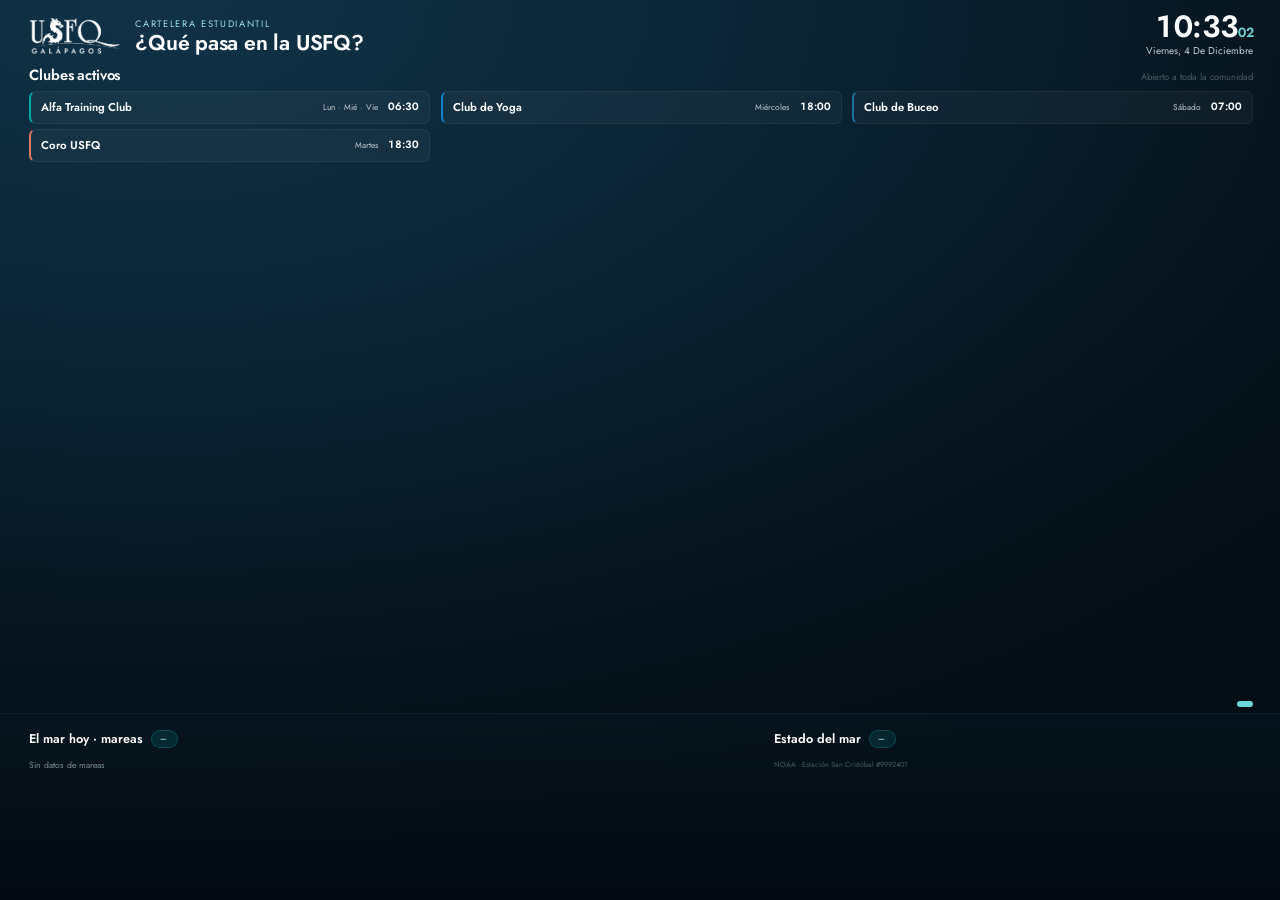
<file: index.html>
<!DOCTYPE html>
<html lang="es">
<head>
<meta charset="utf-8">
<meta http-equiv="refresh" content="0; url=kiosk/">
<title>Kiosko USFQ Galápagos</title>
<script>location.replace('kiosk/' + location.search + location.hash);</script>
</head>
<body style="background:#02080e;color:#9ce4e3;font-family:system-ui,sans-serif">
Redirigiendo al <a href="kiosk/" style="color:#6bd6d5">Kiosko USFQ Galápagos</a>…
</body>
</html>
</file>
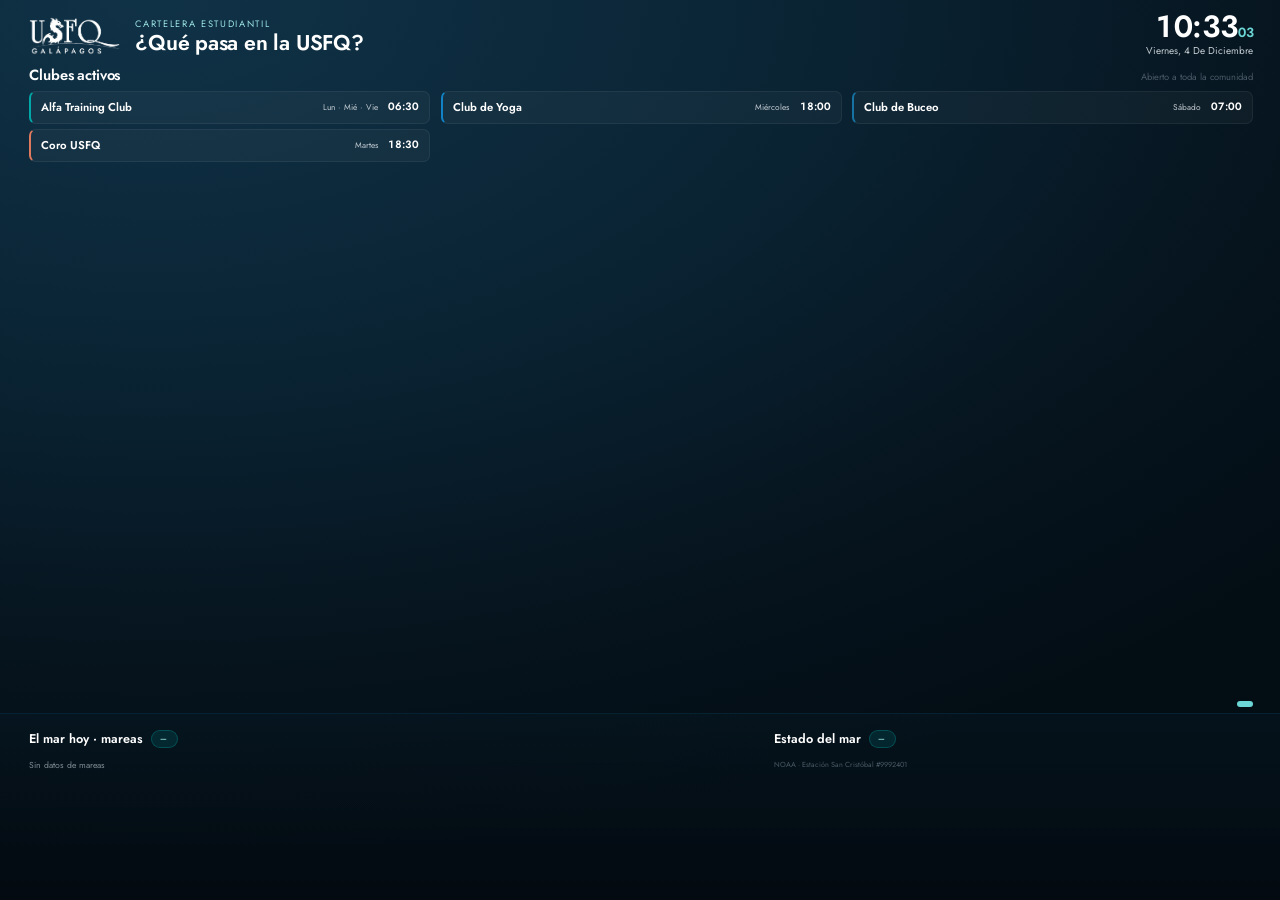
<file: html/index.html>
<!DOCTYPE html>
<html lang="es">
<head>
<meta charset="utf-8">
<meta http-equiv="refresh" content="0; url=../kiosk/">
<title>Kiosko USFQ Galápagos</title>
<script>location.replace('../kiosk/' + location.search + location.hash);</script>
</head>
<body style="background:#02080e;color:#9ce4e3;font-family:system-ui,sans-serif">
Este kiosko se movió al nuevo diseño. Redirigiendo al
<a href="../kiosk/" style="color:#6bd6d5">Kiosko USFQ Galápagos</a>…
</body>
</html>
</file>
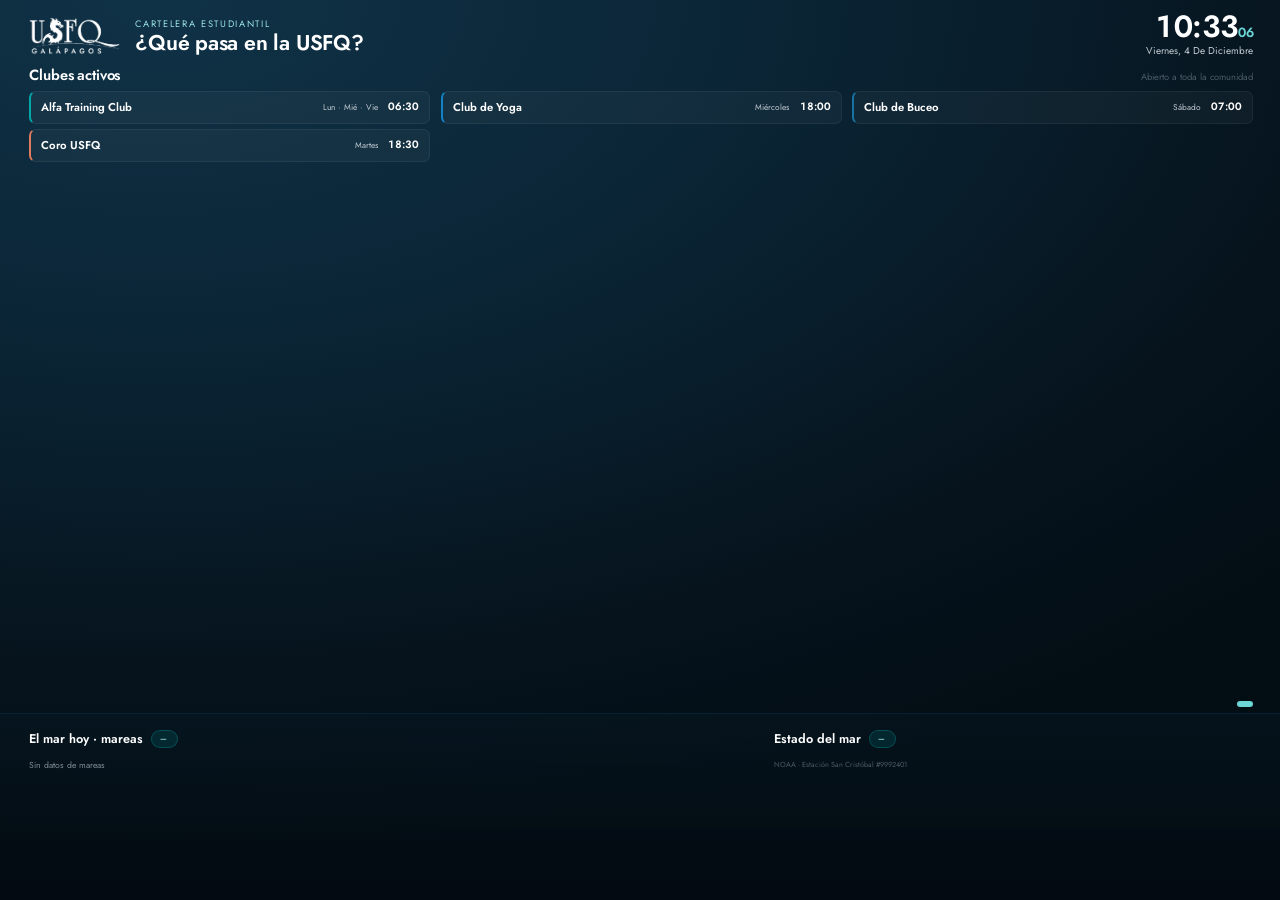
<file: kiosk/index.html>
<!DOCTYPE html>
<html lang="es">
<head>
<meta charset="UTF-8" />
<meta name="viewport" content="width=device-width, initial-scale=1.0" />
<title>Kiosko USFQ Galápagos</title>
<link rel="stylesheet" href="tokens.css" />
<style>
  *, *::before, *::after { box-sizing: border-box; margin: 0; padding: 0; }
  html, body { width: 100%; height: 100%; background: #02080e; overflow: hidden; }
  /* OJO: nada de `inset` en el camino crítico — requiere Chrome 87+ y en las TVs LG
     viejas se descarta, colapsando #stage a 0×0 (pantalla "azul"). Offsets explícitos. */
  #stage { position: fixed; top: 0; left: 0; width: 100%; height: 100%; overflow: hidden; background: #02080e; }
  #kiosk { position: absolute; top: 0; left: 0; width: 1920px; height: 1080px;
    -webkit-transform-origin: 0 0; transform-origin: 0 0;
    color: var(--color-paper); font-family: var(--font-sans);
    display: grid; grid-template-columns: 1fr; grid-template-rows: 1fr 280px;
    background: radial-gradient(120% 95% at 12% 0%, #103247 0%, #0a2434 42%, #06141e 76%, #030d14 100%);
    overflow: hidden; }

  /* ===== Cabecera (logo + título + reloj) ===== */
  .logo { height: 56px; }
  .brand { display: flex; align-items: center; gap: 22px; }
  .clk-wrap { text-align: right; }
  .clk { font-size: 46px; font-weight: 600; line-height: 0.9; letter-spacing: -0.02em; font-variant-numeric: tabular-nums; }
  .clk .sec { font-size: 20px; color: var(--color-turq-400); }
  .dt { font-size: 15px; color: var(--color-mist); text-transform: capitalize; margin-top: 3px; }
  /* Filas de club (panel rotatorio) */
  .crow { display: flex; align-items: center; gap: 12px; padding: 10px 15px; border-radius: var(--radius-md);
    background: rgba(255,255,255,0.035); border: 1px solid rgba(255,255,255,0.06); border-left: 4px solid; overflow: hidden; }
  .crow .nm { flex: 1; min-width: 0; font-size: 17px; font-weight: 600; white-space: nowrap; overflow: hidden; text-overflow: ellipsis; }
  .crow .dy { font-size: 12.5px; color: var(--color-mist); white-space: nowrap; }
  .crow .tm { font-size: 16px; font-weight: 600; font-variant-numeric: tabular-nums; min-width: 50px; text-align: right; }

  /* ===== Banda inferior: el mar hoy (mareas + estado del mar) ===== */
  #seaband { grid-column: 1 / -1; display: grid; grid-template-columns: 1.5fr 1fr; gap: 40px; padding: 22px 44px 16px;
    border-top: 1px solid var(--border-default); background: linear-gradient(180deg, rgba(7,24,35,0.5), rgba(2,9,15,0.75)); min-width: 0; }
  #seaband .h { display: flex; align-items: center; gap: 12px; font-size: 19px; font-weight: 600; color: var(--color-paper); margin-bottom: 8px; }
  #seaband .pill { font-size: 11px; font-weight: 600; letter-spacing: var(--tracking-eyebrow); text-transform: uppercase; color: var(--color-turq-300); background: rgba(0,169,168,0.14); padding: 4px 12px; border-radius: 999px; border: 1px solid rgba(0,169,168,0.3); }
  #seaband .pill.warn { color: #f0c674; background: rgba(232,167,60,0.12); border-color: rgba(232,167,60,0.34); }
  #seaband .pill.bad { color: #ef8c80; background: rgba(224,88,74,0.12); border-color: rgba(224,88,74,0.36); }
  /* UV extremo (11+, escala OMS = violeta): pulso para que no pase desapercibido */
  #seaband .pill.extreme { color: #e6c4ff; background: rgba(168,85,247,0.16); border-color: rgba(168,85,247,0.5);
    animation: uvpulse 2.2s ease-in-out infinite; }
  @keyframes uvpulse {
    0%,100% { box-shadow: 0 0 0 0 rgba(168,85,247,0.45); }
    50%     { box-shadow: 0 0 12px 3px rgba(168,85,247,0.25); }
  }
  /* Curva de marea (diseño "Onda": curva del día + marcador Ahora) */
  #seaband .pill .arr { width: 0; height: 0; border-left: 5px solid transparent; border-right: 5px solid transparent; border-bottom: 7px solid var(--color-turq-300); animation: bob 2.6s ease-in-out infinite; }
  #seaband .pill .arr.down { border-bottom: 0; border-top: 7px solid var(--color-turq-300); }
  @keyframes bob { 0%,100% { transform: translateY(1px); } 50% { transform: translateY(-2px); } }
  .tchart { margin-top: 4px; }
  .tchart svg { display: block; width: 100%; height: auto; overflow: visible; }
  .tnone { font-size: 13px; color: var(--color-stone); padding: 8px 0; }
  .sea { display: grid; grid-template-columns: repeat(2,1fr); gap: 7px; margin-top: 2px; }
  .sea .m { display: flex; align-items: center; gap: 11px; padding: 9px 14px; border-radius: var(--radius-md); background: rgba(255,255,255,0.04); border: 1px solid rgba(255,255,255,0.06); }
  .sea .m .ic { width: 22px; height: 22px; flex: none; color: var(--color-turq-300); opacity: 0.9; }
  .sea .m .ic svg { width: 100%; height: 100%; display: block; }
  .sea .m .bd3 { flex: 1; min-width: 0; }
  .sea .m .lb { font-size: 10.5px; letter-spacing: 0.08em; text-transform: uppercase; color: var(--color-stone); white-space: nowrap; overflow: hidden; text-overflow: ellipsis; }
  .sea .m .vl { font-size: 15px; font-weight: 600; font-variant-numeric: tabular-nums; line-height: 1.15; white-space: nowrap; overflow: hidden; text-overflow: ellipsis; }
  /* chip de Actividades marinas — veredicto con color */
  .sea .m.act .vl { font-variant-numeric: normal; }
  .sea .m.snk-good .vl { color: var(--color-turq-400); }
  .sea .m.snk-mid  .vl { color: #e6b652; }
  .sea .m.snk-bad  .vl { color: var(--color-coral); }
  /* semáforo por elemento: verde=bueno, ámbar=regular, rojo=malo */
  .sem { width: 11px; height: 11px; border-radius: 999px; flex: none; }
  .sem.ok  { background: #34c759; box-shadow: 0 0 7px rgba(52,199,89,0.65); }
  .sem.mid { background: #e6b652; box-shadow: 0 0 7px rgba(230,182,82,0.65); }
  .sem.bad { background: #e0584a; box-shadow: 0 0 7px rgba(224,88,74,0.65); }
  .station { font-size: 11px; color: var(--color-slate); margin-top: 7px; }

  /* ===== MAIN (una sola columna) ===== */
  #main { position: relative; padding: 20px 44px 12px; display: flex; flex-direction: column; min-width: 0; }
  .mh { display: flex; align-items: center; justify-content: space-between; margin-bottom: 12px; }
  .mh .eb { font-size: 14px; letter-spacing: var(--tracking-eyebrow); text-transform: uppercase; color: var(--color-turq-300); }
  .mh h1 { font-size: 32px; font-weight: 600; letter-spacing: -0.01em; }
  .mh .wk { font-size: 17px; color: var(--color-stone); }

  /* Pinned bento (rotates) */
  .pin-wrap { position: relative; height: 425px; flex: none; margin-bottom: 14px; }
  .pin { position: absolute; top: 0; right: 0; bottom: 0; left: 0; display: grid; grid-template-columns: 460px 1fr; gap: 0; border-radius: var(--radius-2xl); overflow: hidden;
    border: 1px solid rgba(255,255,255,0.09); box-shadow: var(--shadow-xl); opacity: 0; transition: opacity 800ms var(--ease-out-quart); }
  .pin.on { opacity: 1; }
  .pin .art { position: relative; overflow: hidden; background: #0a1f2e; }
  /* cromo del staff: carta vertical SIEMPRE completa al 100% de alto.
     Posicionamiento absoluto: la altura se resuelve contra .art en cualquier
     motor (el height:% dentro de grid fallaba y recortaba la carta). */
  .pin .art.staffa { background: radial-gradient(90% 110% at 30% 0%, rgba(255,210,0,0.14), transparent 55%), linear-gradient(150deg, #0e2c40, #0a1f2e); }
  .pin .art.staffa img.cromo { position: absolute; top: 0; bottom: 0; left: 0; right: 0; margin: auto;
    height: 100%; width: auto; max-width: none;
    box-shadow: 0 14px 44px rgba(0,0,0,0.55), 0 0 0 1px rgba(255,255,255,0.12); }
  /* muro del cromo: mensajes que le escribió el equipo (álbum PALINI 26) */
  .pin .quotes { display: flex; flex-direction: column; gap: 10px; margin-top: 16px; max-width: 94%; }
  .pin .q { position: relative; padding: 11px 16px 10px 42px; border-radius: 14px;
    background: rgba(255,210,0,0.07); border: 1px solid rgba(255,210,0,0.2); }
  .pin .q .qm { position: absolute; left: 13px; top: 4px; font-size: 34px; line-height: 1;
    color: #ffd200; font-family: Georgia, 'Times New Roman', serif; }
  .pin .q .qt { font-size: 16.5px; line-height: 1.35; font-style: italic; color: var(--color-paper);
    display: -webkit-box; -webkit-line-clamp: 2; -webkit-box-orient: vertical; overflow: hidden; }
  .pin .q .qa { margin-top: 5px; font-size: 12px; font-weight: 600; letter-spacing: 0.07em;
    text-transform: uppercase; color: #ffd200; white-space: nowrap; overflow: hidden; text-overflow: ellipsis; }
  .pin .art img.cover { width: 100%; height: 100%; object-fit: cover; }
  .pin .art img.flyer { width: 100%; height: 100%; object-fit: cover; }
  .pin .art .frame { position: absolute; top: 0; right: 0; bottom: 0; left: 0; box-shadow: inset 0 0 0 1px rgba(255,255,255,0.08); }
  .pin .info { position: relative; padding: 30px 36px; display: flex; flex-direction: column; justify-content: center;
    background: linear-gradient(150deg, #103a52, #0a2231); }
  .pin .info .accent { position: absolute; left: 0; top: 34px; bottom: 34px; width: 5px; border-radius: 999px; }
  .pin .star { position: absolute; top: 24px; right: 28px; display: flex; align-items: center; gap: 8px; font-size: 13px; font-weight: 600; letter-spacing: var(--tracking-eyebrow); text-transform: uppercase; color: var(--color-turq-300); }
  .pin .kick { font-size: 14px; font-weight: 600; letter-spacing: var(--tracking-eyebrow); text-transform: uppercase; color: var(--color-turq-300); margin-bottom: 10px; }
  .pin .tt { font-size: 44px; font-weight: 600; line-height: 1.0; letter-spacing: -0.015em; display: -webkit-box; -webkit-line-clamp: 2; -webkit-box-orient: vertical; overflow: hidden; }
  .pin .sub { font-size: 20px; color: var(--color-mist); margin-top: 11px; line-height: 1.25; max-width: 94%; white-space: nowrap; overflow: hidden; text-overflow: ellipsis; }
  .pin .desc { font-size: 16.5px; color: var(--color-mist); opacity: 0.92; margin-top: 12px; line-height: 1.42; max-width: 92%;
    display: -webkit-box; -webkit-line-clamp: 3; -webkit-box-orient: vertical; overflow: hidden; }
  .pin .when { display: flex; align-items: center; gap: 18px; margin-top: 18px; }
  .pin .db { display: flex; align-items: baseline; gap: 9px; }
  .pin .db .d { font-size: 52px; font-weight: 600; line-height: 0.85; letter-spacing: -0.02em; }
  .pin .db .my { font-size: 15px; font-weight: 600; color: var(--color-mist); line-height: 1.05; }
  .pin .wm { border-left: 1px solid rgba(255,255,255,0.2); padding-left: 18px; }
  .pin .wm .t { font-size: 21px; font-weight: 600; } .pin .wm .p { font-size: 15px; color: var(--color-mist); }
  .pin .cta-pill { display: inline-flex; align-items: center; gap: 10px; font-size: 15px; font-weight: 600;
    padding: 9px 18px; border-radius: 999px; border: 1.5px solid rgba(255,255,255,0.22); background: rgba(255,255,255,0.07);
    min-width: 0; white-space: nowrap; overflow: hidden; text-overflow: ellipsis; }
  .pin .cta-pill .cdot { width: 9px; height: 9px; border-radius: 999px; flex: none; }
  .pin .partners { font-size: 12.5px; color: var(--color-stone); margin-top: 12px; white-space: nowrap; overflow: hidden; text-overflow: ellipsis; }
  /* convenio / promo variant */
  .pin .ribbon { position: absolute; top: 22px; left: 22px; z-index: 3; display: flex; align-items: center; gap: 9px;
    font-size: 13px; font-weight: 600; letter-spacing: var(--tracking-eyebrow); text-transform: uppercase; color: #fff;
    background: rgba(4,16,26,0.55); padding: 8px 15px; border-radius: 999px; backdrop-filter: blur(6px); border: 1px solid rgba(255,255,255,0.22); }
  .pin .ribbon b { width: 9px; height: 9px; border-radius: 999px; display: inline-block; }
  .pin .info.conv { background: linear-gradient(150deg, #123243, #0b2330); }
  .pin .db.disc .d { line-height: 0.9; }
  .pin .db.disc .my { white-space: pre-line; }
  .pin .pct { display: inline-flex; align-items: baseline; gap: 10px; padding: 8px 18px 10px; border-radius: var(--radius-lg); border: 1px solid rgba(255,255,255,0.16); background: rgba(255,255,255,0.05); }

  /* event tiles grid (paginated) */
  .grid-head { display: flex; align-items: baseline; gap: 14px; margin-bottom: 10px; }
  .grid-head h2 { font-size: 22px; font-weight: 600; }
  .grid-head .hint { font-size: 14px; color: var(--color-slate); margin-left: auto; }
  .grid-vp { position: relative; flex: 1; min-height: 0; }
  /* panel rotatorio: páginas de eventos (3×3 = 9) ↔ clubes (9 en una pantalla) */
  .lpage { position: absolute; top: 0; right: 0; bottom: 0; left: 0; display: grid; grid-template-columns: 1fr 1fr 1fr; grid-auto-rows: min-content; align-content: start; gap: 8px 16px; opacity: 0; transition: opacity 700ms var(--ease-out-quart); }
  .lpage.on { opacity: 1; }
  .erow { display: flex; gap: 12px; align-items: center; padding: 7px 14px; border-radius: var(--radius-md); background: rgba(255,255,255,0.045); border: 1px solid rgba(255,255,255,0.07); overflow: hidden; }
  .erow .bd2 { min-width: 0; flex: 1; }
  .erow .tm2 { font-size: 12px; font-weight: 600; color: var(--color-turq-300); font-variant-numeric: tabular-nums; white-space: nowrap; overflow: hidden; text-overflow: ellipsis; }
  .erow .tt2 { font-size: 16px; font-weight: 600; line-height: 1.12; margin-top: 2px; white-space: nowrap; overflow: hidden; text-overflow: ellipsis; }
  .erow .pl2 { font-size: 11.5px; color: var(--color-stone); margin-top: 1px; white-space: nowrap; overflow: hidden; text-overflow: ellipsis; }
  .erow.imp { border-color: rgba(0,169,168,0.45); background: rgba(0,169,168,0.06); }
  .empty { position:absolute; top:0; right:0; bottom:0; left:0; display:grid; place-items:center; color:var(--color-stone); font-size:20px; }
  .dots { position: absolute; bottom: -2px; right: 0; display: flex; gap: 7px; }
  .dots .d { width: 8px; height: 8px; border-radius: 999px; background: rgba(255,255,255,0.2); transition: all var(--dur-base); }
  .dots .d.on { background: var(--color-turq-400); width: 24px; }

  #kiosk h1, #kiosk h2, #kiosk h3, #kiosk h4 { color: var(--color-paper); }
  @media (prefers-reduced-motion: reduce) { * { transition: none !important; } }
</style>
</head>
<body>
<div id="stage">
  <main id="kiosk" data-screen-label="Kiosko · Mosaico">
    <section id="main">
      <div class="mh">
        <div class="brand">
          <img class="logo" src="assets/logo-white.png" alt="USFQ Galápagos" />
          <div><div class="eb">Cartelera estudiantil</div><h1>¿Qué pasa en la USFQ?</h1></div>
        </div>
        <div class="clk-wrap"><div class="clk" id="clk">--:--</div><div class="dt" id="date">—</div></div>
      </div>
      <div class="pin-wrap" id="pin-wrap"></div>
      <div class="grid-head"><h2 id="rot-title">Próximos eventos</h2><span class="hint" id="hint"></span></div>
      <div class="grid-vp" id="grid"><div class="dots" id="dots"></div></div>
    </section>

    <section id="seaband">
      <div class="sb-left">
        <div class="h">El mar hoy · mareas <span class="pill" id="tstate">—</span></div>
        <div class="tchart" id="tides"></div>
      </div>
      <div class="sb-right">
        <div class="h">Estado del mar <span class="pill" id="seastate">—</span><span class="pill" id="uvpill" style="display:none">—</span></div>
        <div class="sea" id="sea"></div>
        <div class="station" id="station"></div>
      </div>
    </section>
  </main>
</div>

<script src="data.js"></script>
<script>
(function () {
  const TZ = 'America/Costa_Rica';   // Galápagos (UTC-6, sin DST)
  const REFRESH_MS = 120000;         // re-leer el feed cada 2 min
  let timers = [];                   // intervalos de rotación a limpiar entre renders

  // Ajuste a CUALQUIER pantalla, SIN transform (los WebKit viejos de TVs LG no
  // componen bien `transform: scale` sobre el lienzo y dejaban la pantalla en negro).
  // Camino principal: CSS `zoom` — soportado por todos los navegadores de TV (es el
  // mecanismo estándar del digital signage) y hoy estandarizado. zoom = ancho/1920
  // llena el ancho exacto anclado en (0,0); la altura no se estira con distorsión:
  // se ajusta la altura REAL del lienzo a alto/zoom px y el layout flex/grid absorbe
  // la diferencia. Fallback a transform solo si `zoom` no existe (p. ej. Firefox viejo).
  // try/catch para que un fallo de medición jamás frene el resto del script.
  var OVERFILL = 1.002;
  function fit(){
    try {
      var de = document.documentElement;
      var vw = de.clientWidth  || window.innerWidth  || 0;
      var vh = de.clientHeight || window.innerHeight || 0;
      var k  = document.getElementById('kiosk');
      if(!k || !vw || !vh) return;
      if('zoom' in k.style){
        var z = (vw / 1920) * OVERFILL;
        k.style.transform = ''; k.style.webkitTransform = '';
        k.style.zoom = z;
        k.style.height = Math.ceil(vh / z) + 'px';
      } else {
        k.style.zoom = '';
        k.style.height = '1080px';
        var t = 'scale(' + ((vw / 1920) * OVERFILL) + ',' + ((vh / 1080) * OVERFILL) + ')';
        k.style.webkitTransform = t; k.style.transform = t;
      }
    } catch(e){ /* no romper el render por un problema de viewport */ }
  }
  ['resize','orientationchange','load','pageshow'].forEach(ev => addEventListener(ev, fit));
  if (window.visualViewport) visualViewport.addEventListener('resize', fit);
  if (window.ResizeObserver) new ResizeObserver(fit).observe(document.documentElement);
  fit();
  requestAnimationFrame(fit);
  [150, 600, 1500].forEach(t => setTimeout(fit, t));   // recalcula tras barras/fuentes/zoom

  // ---- Reloj (hora de Galápagos) -----------------------------------------
  const MES=['enero','febrero','marzo','abril','mayo','junio','julio','agosto','septiembre','octubre','noviembre','diciembre'];
  const DIA=['domingo','lunes','martes','miércoles','jueves','viernes','sábado'];
  function tick(){
    const p = new Intl.DateTimeFormat('es-EC',{ timeZone:TZ, hour:'2-digit', minute:'2-digit', second:'2-digit', hour12:false, weekday:'long', day:'numeric', month:'long' }).formatToParts(new Date());
    const g = t => (p.find(x=>x.type===t)||{}).value || '';
    document.getElementById('clk').innerHTML=`${g('hour')}:${g('minute')}<span class="sec">${g('second')}</span>`;
    const wd=g('weekday'); document.getElementById('date').textContent=`${wd.charAt(0).toUpperCase()+wd.slice(1)}, ${g('day')} de ${g('month')}`;
  }
  tick(); setInterval(tick,1000);

  function clearTimers(){ timers.forEach(t=>clearInterval(t)); timers=[]; }

  // ---- Render principal ---------------------------------------------------
  function render(K){
    clearTimers();

    // Mareas — curva del día (diseño "Onda")
    document.getElementById('station').textContent = K.tides.station || '';
    renderTides(K.tides);
    // Estado del mar (con veredicto de snorkel en lugar del sol)
    renderSea(K.marine);

    renderPinned(K);
    renderRotator(K);
  }

  // ---- Mareas: curva del día (diseño "Onda") -------------------------------
  // Interpola los extremos del API con medias ondas coseno (derivada cero en
  // cada pleamar/bajamar), como una marea real. Marcador "Ahora" en vivo.
  // Hora de Galápagos = UTC-6 fijo (sin DST). El anillo pulsa con SMIL
  // (compatible con los Chromium viejos de las TVs LG, sin transform-box).
  function renderTides(T){
    const pill=document.getElementById('tstate'), box=document.getElementById('tides');
    const pts=((T&&T.points)||[]).map(function(p){
      const hm=String(p.time||'').split(':');
      return { kind:p.kind||'', time:p.time||'', t:(+hm[0])*60+(+hm[1]||0),
               h:parseFloat(p.h), high:/plea/i.test(p.kind||''), next:!!p.next };
    }).filter(function(p){ return isFinite(p.t)&&isFinite(p.h); });
    if(pts.length<2){ pill.textContent=(T&&T.state)||'—'; box.innerHTML='<div class="tnone">Sin datos de mareas</div>'; return; }

    // extremos virtuales en los bordes para que la curva entre y salga natural
    const first=pts[0], last=pts[pts.length-1], prev=pts[pts.length-2];
    const ext=[{t:first.t-(pts[1].t-first.t), h:pts[1].h}].concat(pts).concat([{t:last.t+(last.t-prev.t), h:prev.h}]);
    function hAt(t){
      if(t<=ext[0].t) return ext[0].h;
      if(t>=ext[ext.length-1].t) return ext[ext.length-1].h;
      let i=0; while(i<ext.length-1 && !(t>=ext[i].t && t<=ext[i+1].t)) i++;
      const a=ext[i], b=ext[i+1], u=(t-a.t)/(b.t-a.t);
      return a.h+(b.h-a.h)*(1-Math.cos(Math.PI*u))/2;
    }

    let hMin=Infinity, hMax=-Infinity;
    pts.forEach(function(p){ if(p.h<hMin)hMin=p.h; if(p.h>hMax)hMax=p.h; });
    const W=1075, H=188, padT=36, padB=28, lo=hMin-0.3, hi=hMax+0.3;
    const mx=function(t){ return (t/1440)*W; };
    const my=function(v){ return padT+(1-(v-lo)/(hi-lo))*(H-padT-padB); };

    let d=''; for(let t=0;t<=1440;t+=6){ d+=(t?'L':'M')+mx(t).toFixed(1)+' '+my(hAt(t)).toFixed(1)+' '; }
    const area=d+'L'+W+' '+H+' L0 '+H+' Z';

    // marcadores y etiquetas de extremos (el próximo, en turquesa)
    const marks=pts.map(function(p){
      const x=mx(p.t), y=my(p.h), lx=Math.max(54,Math.min(W-54,x));
      return '<circle cx="'+x.toFixed(1)+'" cy="'+y.toFixed(1)+'" r="5" fill="'+(p.high?'#00a9a8':'#1182c5')+'" stroke="#081a28" stroke-width="2.5"/>'+
        '<text x="'+lx+'" y="'+(p.high?y-16:y+22).toFixed(1)+'" text-anchor="middle" fill="'+(p.next?'#6bd6d5':'#c3cbd1')+'" font-size="12.5" font-family="Jost" font-weight="600">'+p.kind+' · '+p.h.toFixed(2)+' m</text>'+
        '<text x="'+lx+'" y="'+(p.high?y-32:y+38).toFixed(1)+'" text-anchor="middle" fill="#7f8b93" font-size="11.5" font-family="Jost">'+p.time+' h</text>';
    }).join('');
    const ticks=[0,6,12,18,24].map(function(hr){
      const x=Math.max(2,Math.min(mx(hr*60),W-2)), a=hr===0?'start':hr===24?'end':'middle';
      return '<text x="'+x.toFixed(1)+'" y="'+(H+11)+'" text-anchor="'+a+'" fill="#4a5a66" font-size="10.5" font-family="Jost">'+(hr<10?'0':'')+hr+':00</text>';
    }).join('');

    box.innerHTML='<svg viewBox="0 0 '+W+' '+(H+14)+'">'+
      '<defs><linearGradient id="tg-stroke" x1="0" y1="0" x2="1" y2="0"><stop offset="0" stop-color="#00a9a8"/><stop offset="0.5" stop-color="#1672a3"/><stop offset="1" stop-color="#1182c5"/></linearGradient>'+
      '<linearGradient id="tg-fill" x1="0" y1="0" x2="0" y2="1"><stop offset="0" stop-color="#00a9a8" stop-opacity="0.34"/><stop offset="1" stop-color="#00a9a8" stop-opacity="0"/></linearGradient></defs>'+
      '<line x1="0" y1="'+my(hMax).toFixed(1)+'" x2="'+W+'" y2="'+my(hMax).toFixed(1)+'" stroke="rgba(255,255,255,0.05)" stroke-dasharray="2 6"/>'+
      '<line x1="0" y1="'+my(hMin).toFixed(1)+'" x2="'+W+'" y2="'+my(hMin).toFixed(1)+'" stroke="rgba(255,255,255,0.05)" stroke-dasharray="2 6"/>'+
      '<path id="tarea" d="'+area+'" fill="url(#tg-fill)" opacity="0"/>'+
      '<path id="tline" d="'+d+'" fill="none" stroke="url(#tg-stroke)" stroke-width="3" stroke-linecap="round"/>'+
      marks+ticks+
      '<g><line id="tnow-l" y1="'+(padT-6)+'" y2="'+(H-padB)+'" stroke="#6bd6d5" stroke-width="1.5" stroke-dasharray="4 4" opacity="0.7"/>'+
      '<circle id="tnow-r" r="6" fill="none" stroke="#6bd6d5" stroke-width="2" opacity="0.55"><animate attributeName="r" values="6;15" dur="2.8s" repeatCount="indefinite"/><animate attributeName="opacity" values="0.55;0" dur="2.8s" repeatCount="indefinite"/></circle>'+
      '<circle id="tnow-d" r="4.5" fill="#6bd6d5" stroke="#081a28" stroke-width="2"/>'+
      '<rect id="tnow-tb" rx="6" height="26" fill="rgba(8,26,40,0.92)" stroke="rgba(107,214,213,0.5)"/>'+
      '<text id="tnow-tt" fill="#ffffff" font-size="13" font-family="Jost" font-weight="600" text-anchor="middle"></text></g></svg>';

    function nowMin(){ const dte=new Date(); return ((dte.getUTCHours()*60+dte.getUTCMinutes()-360)+1440)%1440; }
    function q(id){ return document.getElementById(id); }
    function placeNow(){
      const now=nowMin(), x=mx(now), hv=hAt(now), y=my(hv);
      q('tnow-l').setAttribute('x1',x); q('tnow-l').setAttribute('x2',x);
      q('tnow-d').setAttribute('cx',x); q('tnow-d').setAttribute('cy',y);
      q('tnow-r').setAttribute('cx',x); q('tnow-r').setAttribute('cy',y);
      const label='Ahora · '+hv.toFixed(2)+' m', w=label.length*7.2+18;
      let tx=Math.max(2,Math.min(x-w/2,W-w-2));
      const ty=Math.max(2,y-42);
      q('tnow-tb').setAttribute('x',tx); q('tnow-tb').setAttribute('y',ty); q('tnow-tb').setAttribute('width',w);
      q('tnow-tt').setAttribute('x',tx+w/2); q('tnow-tt').setAttribute('y',ty+17.5); q('tnow-tt').textContent=label;
      const up=hAt(now+5)>=hv;
      pill.innerHTML='<span class="arr'+(up?'':' down')+'"></span>'+(up?'Subiendo':'Bajando');
    }
    placeNow();
    timers.push(setInterval(placeNow,20000));

    // animación de trazado de la curva
    const lineEl=q('tline'), areaEl=q('tarea');
    try{
      const len=lineEl.getTotalLength();
      lineEl.style.strokeDasharray=len; lineEl.style.strokeDashoffset=len;
      requestAnimationFrame(function(){
        lineEl.style.transition='stroke-dashoffset 1400ms cubic-bezier(0.22,1,0.36,1)';
        lineEl.style.strokeDashoffset=0;
        areaEl.style.transition='opacity 1200ms ease 300ms'; areaEl.style.opacity=1;
      });
    }catch(e){ areaEl.style.opacity=1; }
  }

  // Iconos SVG (las pantallas LG no renderizan emojis)
  const SEAICON = {
    wave: '<svg viewBox="0 0 24 24" fill="none" stroke="currentColor" stroke-width="1.8" stroke-linecap="round" stroke-linejoin="round"><path d="M2 7c2-2 4-2 6 0s4 2 6 0 4-2 6 0"/><path d="M2 13c2-2 4-2 6 0s4 2 6 0 4-2 6 0"/><path d="M2 19c2-2 4-2 6 0s4 2 6 0 4-2 6 0"/></svg>',
    temp: '<svg viewBox="0 0 24 24" fill="none" stroke="currentColor" stroke-width="1.8" stroke-linecap="round" stroke-linejoin="round"><path d="M14 14.76V5a2 2 0 1 0-4 0v9.76a4 4 0 1 0 4 0z"/></svg>',
    wind: '<svg viewBox="0 0 24 24" fill="none" stroke="currentColor" stroke-width="1.8" stroke-linecap="round" stroke-linejoin="round"><path d="M3 8h11a3 3 0 1 0-3-3"/><path d="M3 12h16a3 3 0 1 1-3 3"/><path d="M3 16h9a2.5 2.5 0 1 1-2.5 2.5"/></svg>',
    mask: '<svg viewBox="0 0 24 24" fill="none" stroke="currentColor" stroke-width="1.6" stroke-linecap="round" stroke-linejoin="round"><path d="M4 8.5A2.5 2.5 0 0 1 6.5 6h11A2.5 2.5 0 0 1 20 8.5V11a3 3 0 0 1-3 3h-1.2a2 2 0 0 1-1.8-1.1L12 10.8l-1.2 2.1A2 2 0 0 1 9 14H7.8a3 3 0 0 1-3-3z"/><path d="M20 9h2"/></svg>',
    cur:  '<svg viewBox="0 0 24 24" fill="none" stroke="currentColor" stroke-width="1.8" stroke-linecap="round" stroke-linejoin="round"><path d="M2 6h13"/><path d="M2 12h18"/><path d="m16 8 4 4-4 4"/><path d="M2 18h13"/></svg>',
    moon: '<svg viewBox="0 0 24 24" fill="none" stroke="currentColor" stroke-width="1.8" stroke-linecap="round" stroke-linejoin="round"><path d="M12 3a6 6 0 0 0 9 9 9 9 0 1 1-9-9Z"/></svg>',
  };

  // Veredicto de actividades marinas (snorkel/baño): oleaje + viento, empeorado
  // por aguaje (mareas vivas) y corriente fuerte
  function snorkelRating(m){
    const wave = m.waveHeight, wind = (m.wind && m.wind.speed != null) ? m.wind.speed : null;
    if (wave == null) return { label: '—', cls: '' };
    let lvl;
    if      (wave < 0.8 && (wind == null || wind < 25)) lvl = 0;
    else if (wave < 1.5 && (wind == null || wind < 35)) lvl = 1;
    else if (wave < 2.5)                                lvl = 2;
    else                                                lvl = 3;
    const cur = (m.current && m.current.kn != null) ? m.current.kn : null;
    if (m.aguaje)              lvl = Math.min(3, lvl + 1);   // mareas vivas: más corriente
    if (cur != null && cur >= 1.5) lvl = Math.min(3, lvl + 1);
    return [{label:'Ideal',cls:'snk-good'},{label:'Bueno',cls:'snk-good'},{label:'Regular',cls:'snk-mid'},{label:'Evitar',cls:'snk-bad'}][lvl];
  }

  // Semáforo por elemento: 'ok' verde · 'mid' ámbar · 'bad' rojo
  function semWave(w){ if(w==null) return 'mid'; return w<1 ? 'ok' : w<2 ? 'mid' : 'bad'; }
  function semTemp(t){ if(t==null) return 'mid'; return t>=24 ? 'ok' : t>=21 ? 'mid' : 'bad'; }
  function semWind(s){ if(s==null) return 'mid'; return s<15 ? 'ok' : s<30 ? 'mid' : 'bad'; }
  function semCur(k){ if(k==null) return 'mid'; return k<0.5 ? 'ok' : k<1 ? 'mid' : 'bad'; }
  function semAct(cls){ return cls==='snk-good' ? 'ok' : cls==='snk-bad' ? 'bad' : 'mid'; }

  // Semáforo en la píldora del estado del mar (calmo=turquesa, moderado=ámbar, agitado=rojo)
  function seaStateCls(s){
    s=(s||'').toLowerCase();
    if(/moder/.test(s)) return 'warn';
    if(/agit|fuert|brav/.test(s)) return 'bad';
    return '';
  }
  // Píldora UV (escala OMS): <3 bajo · 3-5 moderado · 6-7 alto · 8-10 muy alto · 11+ extremo
  // Si el PICO del día será extremo, se avisa desde temprano (violeta con pulso).
  function renderUv(m){
    const el = document.getElementById('uvpill');
    const uv = (m && m.uv!=null) ? m.uv : ((m && m.uvMax!=null) ? m.uvMax : null);
    if(uv==null){ el.style.display='none'; return; }
    const v = Math.round(uv), vmax = Math.round((m.uvMax!=null)?m.uvMax:uv);
    if(v>=11){
      el.className='pill extreme'; el.textContent=`UV ${v} · EXTREMO`;
    } else if(vmax>=11){
      el.className='pill extreme'; el.textContent=`UV ${v} · hoy máx ${vmax} EXTREMO`;
    } else {
      const lab = v<3?'bajo' : v<6?'moderado' : v<8?'alto' : 'muy alto';
      el.className = 'pill ' + (v<3?'' : v<8?'warn' : 'bad');
      el.textContent = `UV ${v} · ${lab}`;
    }
    el.style.display = '';
  }

  function renderSea(m){
    const seastate = document.getElementById('seastate'), sea = document.getElementById('sea');
    renderUv(m);
    if(!m){ seastate.textContent='—'; seastate.className='pill'; sea.innerHTML=''; return; }
    seastate.textContent = m.seaState || '—';
    seastate.className = 'pill ' + seaStateCls(m.seaState);
    const wind  = (m.wind && m.wind.speed!=null) ? m.wind.speed : null;
    const gust  = (m.wind && m.wind.gust!=null)  ? m.wind.gust  : null;
    const cur   = (m.current && m.current.kn!=null) ? m.current : null;
    const waveV = m.waveHeight!=null ? `${m.waveHeight} m${m.swellPeriod?` · ${m.swellPeriod}s`:''}${m.swellDir?` ${m.swellDir}`:''}` : '—';
    const waterV= (m.waterTemp!=null ? `${m.waterTemp}°C` : '—') + (m.airTemp!=null ? ` · aire ${m.airTemp}°` : '');
    const windV = (wind!=null) ? `${wind} km/h ${m.wind.dir||''}${gust!=null&&gust>wind?` · ráf. ${gust}`:''}`.trim() : '—';
    const curV  = cur ? `${cur.kn} kn ${cur.dir||''}`.trim() : '—';
    const moonV = m.moonPhase ? `${m.moonPhase}${m.aguaje?' · Aguaje':''}` : '—';
    const act   = snorkelRating(m);
    const chips=[
      {ic:SEAICON.wave, lb:'Oleaje',              vl:waveV,     sem:semWave(m.waveHeight),    cls:''},
      {ic:SEAICON.temp, lb:'Agua · Aire',         vl:waterV,    sem:semTemp(m.waterTemp),     cls:''},
      {ic:SEAICON.wind, lb:'Viento',              vl:windV,     sem:semWind(wind),            cls:''},
      {ic:SEAICON.cur,  lb:'Corriente',           vl:curV,      sem:semCur(cur?cur.kn:null),  cls:''},
      {ic:SEAICON.moon, lb:'Luna · Mareas',       vl:moonV,     sem:m.aguaje?'mid':'ok',      cls:m.aguaje?'act snk-mid':''},
      {ic:SEAICON.mask, lb:'Actividades marinas', vl:act.label, sem:semAct(act.cls),          cls:'act '+act.cls},
    ];
    sea.innerHTML = chips.map(c=>`<div class="m ${c.cls}"><span class="ic">${c.ic}</span><div class="bd3"><div class="lb">${c.lb}</div><div class="vl">${c.vl}</div></div><span class="sem ${c.sem}"></span></div>`).join('');
  }

  // ---- Destacado rotativo: eventos importantes + convenios/promos ---------
  function eventSlide(p){
    return `<div class="art"><img class="cover" src="${p.flyer||p.photo}" alt="" onerror="this.style.display='none'"/><span class="frame"></span></div>
      <div class="info">
        <span class="accent" style="background:${p.accent}"></span>
        ${p.star?'<span class="star">★ Destacado</span>':''}
        <div class="kick">${p.kicker||'Evento'}</div>
        <div class="tt">${p.title}</div>
        ${p.subtitle?`<div class="sub">${p.subtitle}</div>`:''}
        ${p.description?`<div class="desc">${p.description}</div>`:''}
        <div class="when">
          <div class="db"><span class="d">${p.dateNum}</span><span class="my">${p.month}<br>${p.year}</span></div>
          ${(p.time||p.place)?`<div class="wm">${p.time?`<div class="t">${p.time}</div>`:''}${p.place?`<div class="p">${p.place}</div>`:''}</div>`:''}
          ${p.cta?`<span class="cta-pill" style="border-color:${p.accent}"><span class="cdot" style="background:${p.accent}"></span>${p.cta}</span>`:''}
        </div>
        ${p.partners&&!p.cta?`<div class="partners">${p.partners}</div>`:''}
      </div>`;
  }
  function staffSlide(s){
    // hasta 2 mensajes del muro: el más reciente + otro al azar (varía entre ciclos)
    let qs=(s.msgs||[]).filter(function(m){ return m && m.msg; });
    if(qs.length>2){ const rest=qs.slice(1); qs=[qs[0], rest[Math.floor(Math.random()*rest.length)]]; }
    qs=qs.slice(0,2);
    const quotes=qs.length?`<div class="quotes">${qs.map(q=>`<div class="q"><span class="qm">“</span><div class="qt">${q.msg}</div></div>`).join('')}</div>`:'';
    return `<div class="art staffa"><img class="cromo" src="${s.photo}" alt="" onerror="this.style.display='none'"/></div>
      <div class="info">
        <span class="accent" style="background:#ffd200"></span>
        <div class="kick" style="color:#ffd200">Mundial 2026 · Galápagos Mundialista</div>
        <div class="tt">${s.name}</div>
        ${s.role?`<div class="sub">${s.role}</div>`:''}
        ${quotes}
        <span class="cta-pill" style="border-color:#ffd200;margin-top:${qs.length?16:20}px;align-self:flex-start"><span class="cdot" style="background:#ffd200"></span>TEAM USFQ GALÁPAGOS</span>
      </div>`;
  }

  function promoSlide(c){
    return `<div class="art"><img class="cover" src="${c.photo}" alt="" onerror="this.style.display='none'"/><span class="frame"></span>
        <span class="ribbon"><b style="background:${c.accent}"></b>${c.label} · ${c.audience}</span></div>
      <div class="info conv">
        <span class="accent" style="background:${c.accent}"></span>
        <span class="star" style="color:${c.accent}">${c.category||''}</span>
        <div class="kick" style="color:${c.accent}">Beneficio para la comunidad USFQ</div>
        <div class="tt">${c.name}</div>
        ${c.tagline?`<div class="sub">${c.tagline}</div>`:''}
        <div class="when">
          <div class="pct"><span class="d" style="font-size:44px;font-weight:600;color:${c.accent};letter-spacing:-0.02em">${c.discount}</span><span class="my" style="font-size:15px;font-weight:600;color:var(--color-mist);line-height:1.05;white-space:pre-line">${c.discountNote||''}</span></div>
          ${c.place?`<div class="wm"><div class="p" style="font-size:18px">${c.place}</div></div>`:''}
        </div>
        ${c.terms?`<div class="partners">${c.terms}</div>`:''}
      </div>`;
  }

  // Cola persistente de cromos (sobrevive entre refrescos de datos): entrega
  // tandas de n sin repetir a nadie hasta agotar la lista completa.
  let staffQueue = [];
  function nextStaff(list, n){
    if(!list.length) return [];
    const byKey = {};
    list.forEach(s => { byKey[s.photo] = s; });
    staffQueue = staffQueue.filter(k => byKey[k]);   // purga cromos eliminados
    const out = [], seen = {};
    const want = Math.min(n, list.length);
    while(out.length < want){
      if(staffQueue.length === 0){
        const keys = []; for(const k in byKey) keys.push(k);
        staffQueue = (function shuffle(a){ for(let i=a.length-1;i>0;i--){ const j=Math.floor(Math.random()*(i+1)); const t=a[i]; a[i]=a[j]; a[j]=t; } return a; })(keys);
      }
      const k = staffQueue.shift();
      if(byKey[k] && !seen[k]){ seen[k] = true; out.push(byKey[k]); }
    }
    return out;
  }

  function renderPinned(K){
    const pw=document.getElementById('pin-wrap'); pw.innerHTML='';
    // Baraja (Fisher-Yates) y arma la rotación con el STAFF como protagonista:
    // DOS cromos entre cada evento/promo (~3 de cada 4 slides son cromos).
    // Los cromos salen de una COLA persistente barajada: tandas de 8 SIN
    // repetir hasta que todos hayan aparecido; recién ahí se rebaraja.
    // Así está garantizado que rotan todos los cromos (26 → ~8 min de ciclo).
    function shuffle(a){ for(let i=a.length-1;i>0;i--){ const j=Math.floor(Math.random()*(i+1)); const t=a[i]; a[i]=a[j]; a[j]=t; } return a; }
    const ev=shuffle((K.pinned||[]).map(p=>({t:'e',d:p}))), pr=shuffle((K.promos||[]).map(p=>({t:'p',d:p})));
    const st=nextStaff(K.staff||[], 8).map(p=>({t:'s',d:p}));
    const others=[]; for(let i=0;i<Math.max(ev.length,pr.length);i++){ if(ev[i])others.push(ev[i]); if(pr[i])others.push(pr[i]); }
    const spot=[]; let si=0, oi=0;
    while(si<st.length || oi<others.length){
      if(st[si]) spot.push(st[si++]);
      if(st[si]) spot.push(st[si++]);
      if(others[oi]) spot.push(others[oi++]);
    }
    if(spot.length===0){ pw.style.display='none'; return; }
    pw.style.display='';
    spot.forEach((s,i2)=>{ const el=document.createElement('article'); el.className='pin'+(i2===0?' on':'');
      el.innerHTML = s.t==='e' ? eventSlide(s.d) : s.t==='s' ? staffSlide(s.d) : promoSlide(s.d); pw.appendChild(el); });
    const pins=[...pw.querySelectorAll('.pin')]; let xi=0;
    if(pins.length>1) timers.push(setInterval(()=>{ pins[xi].classList.remove('on'); xi=(xi+1)%pins.length; pins[xi].classList.add('on'); }, 8500));
  }

  // ---- Panel rotatorio: páginas de eventos (9 = 3×3) ↔ clubes activos ------
  // Alterna cada 10 s: eventos pág. 1 → pág. 2 → ... → clubes → repetir.
  function renderRotator(K){
    const grid=document.getElementById('grid');
    grid.querySelectorAll('.lpage').forEach(e=>e.remove());
    const dots=document.getElementById('dots'), hint=document.getElementById('hint'), title=document.getElementById('rot-title');
    const per=9;   // 3 columnas × 3 filas

    const eventRow=({d,it})=>{
      const imp=it.type==='importante'; const cat=imp?null:(K.CATS[it.cat]||K.CATS.letras);
      const accent=imp?'var(--color-turq-400)':cat.color; const dow=(d.dow||'').slice(0,3);
      return `<div class="erow ${imp?'imp':''}" style="border-left-color:${accent}">
        <div class="bd2">
          <div class="tm2">${it.start&&it.start!=='00:00'?it.start+' · ':''}${dow} ${d.date}</div>
          <div class="tt2">${imp?'★ ':''}${it.title}</div>
          ${it.place?`<div class="pl2">${it.place}</div>`:''}
        </div></div>`; };
    const clubRow=c=>{ const cat=K.CATS[c.cat]||K.CATS.letras;
      return `<div class="crow" style="border-left-color:${cat.color}">
        <span class="nm">${c.name}</span><span class="dy">${c.days||''}</span><span class="tm">${c.time||''}</span></div>`; };

    const rows=[]; (K.days||[]).forEach(d=>d.items.forEach(it=>rows.push({d,it})));
    const clubs=K.clubs||[];
    const panels=[];
    for(let pg=0; pg*per<rows.length; pg++)
      panels.push({ title:'Próximos eventos', hint:K.week.count?`${K.week.count} eventos próximos`:'',
                    html: rows.slice(pg*per,pg*per+per).map(eventRow).join('') });
    for(let pg=0; pg*per<clubs.length; pg++)
      panels.push({ title:'Clubes activos', hint:'Abierto a toda la comunidad',
                    html: clubs.slice(pg*per,pg*per+per).map(clubRow).join('') });

    if(panels.length===0){
      dots.innerHTML=''; hint.textContent=''; title.textContent='Próximos eventos';
      let e=grid.querySelector('.empty'); if(!e){ e=document.createElement('div'); e.className='empty'; grid.appendChild(e); }
      e.textContent='No hay eventos próximos';
      return;
    }
    const ex=grid.querySelector('.empty'); if(ex) ex.remove();

    panels.forEach((p,i)=>{ const el=document.createElement('div'); el.className='lpage'+(i===0?' on':''); el.innerHTML=p.html; grid.appendChild(el); });
    dots.innerHTML=panels.map((_,i)=>`<span class="d ${i===0?'on':''}"></span>`).join('');
    const els=[...grid.querySelectorAll('.lpage')], dEls=[...dots.querySelectorAll('.d')]; let gi=0;
    function apply(i){ title.textContent=panels[i].title; hint.textContent=panels[i].hint; }
    apply(0);
    if(panels.length>1) timers.push(setInterval(()=>{ els[gi].classList.remove('on'); dEls[gi].classList.remove('on');
      gi=(gi+1)%panels.length; els[gi].classList.add('on'); dEls[gi].classList.add('on'); apply(gi); }, 10000));
  }

  // ---- Carga + refresco ---------------------------------------------------
  async function load(){ const K=await window.loadKioskData(); render(K); }
  load();
  setInterval(load, REFRESH_MS);
})();
</script>
</body>
</html>
</file>
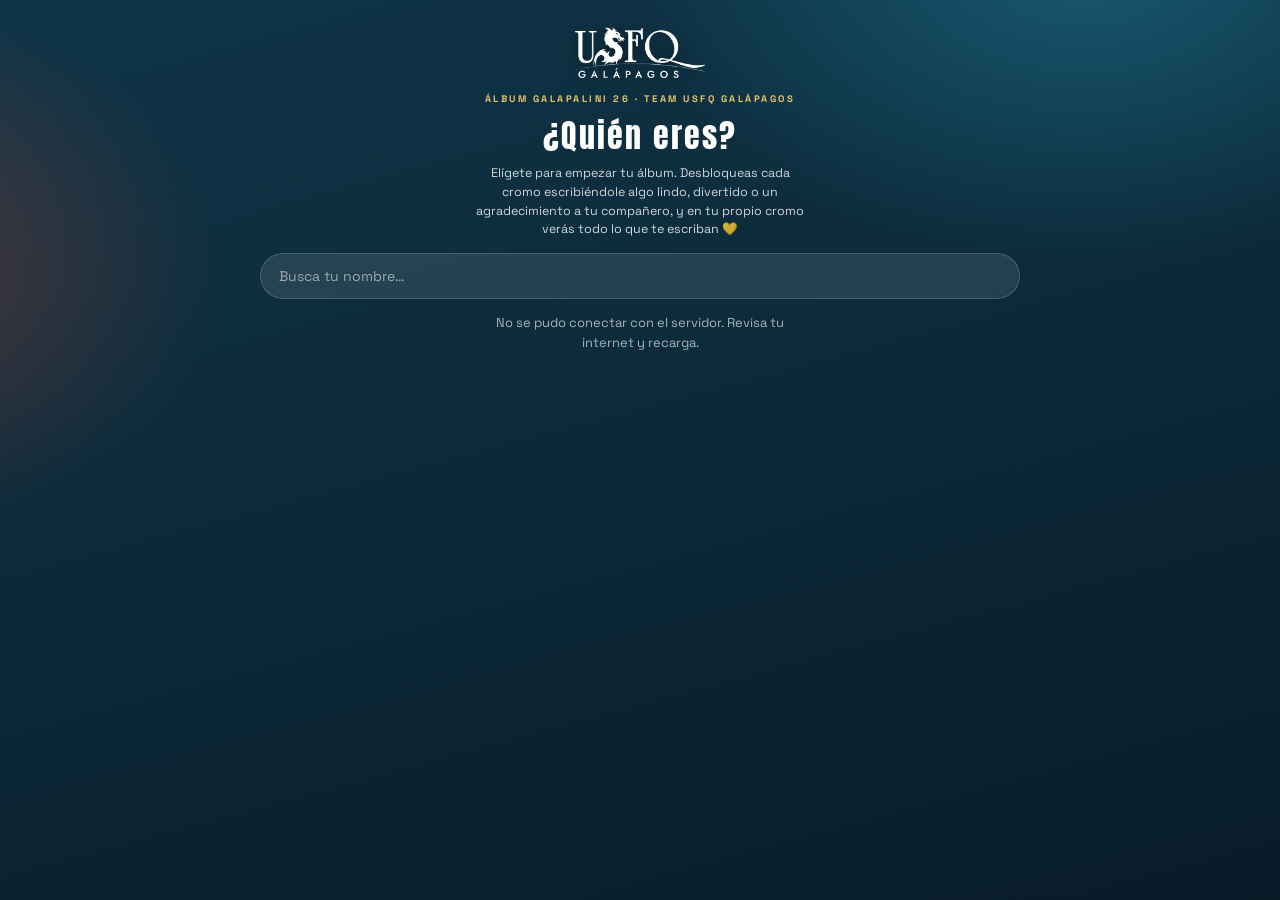
<file: cms/cromos/index.html>
<!DOCTYPE html>
<html lang="es">
<head>
<meta charset="UTF-8">
<meta name="viewport" content="width=device-width, initial-scale=1, maximum-scale=1, user-scalable=no">
<title>GALAPALINI 26 · Álbum Team USFQ Galápagos</title>
<!-- Open Graph: preview bonito al compartir por WhatsApp / redes -->
<meta property="og:type" content="website">
<meta property="og:url" content="https://api.julianmaya.com/cromos/">
<meta property="og:title" content="GALAPALINI 26 · Álbum de cromos del staff">
<meta property="og:description" content="⚽ El Mundial llegó a USFQ Galápagos: colecciona los cromos de tus colegas escribiéndoles algo lindo. ¡Completa tu álbum primero!">
<meta property="og:image" content="https://api.julianmaya.com/cromos/og.jpg">
<meta property="og:image:width" content="1200">
<meta property="og:image:height" content="630">
<meta property="og:locale" content="es_EC">
<meta name="twitter:card" content="summary_large_image">
<link rel="preconnect" href="https://fonts.googleapis.com">
<link rel="preconnect" href="https://fonts.gstatic.com" crossorigin>
<link href="https://fonts.googleapis.com/css2?family=Anton&family=Space+Grotesk:wght@400;500;600;700&family=Caveat:wght@600;700&display=swap" rel="stylesheet">
<style>
:root{
  --gx:50; --gy:50;
  --blue:#175873; --blue-d:#0c2f40; --navy:#081c28;
  --red:#e0492f; --red-d:#b23420;
  --amber:#f0a93f; --gold:#ffd573;
  --paper:#faf6ec; --ink:#1d2730;
  --glass:rgba(255,255,255,.08); --glass-b:rgba(255,255,255,.16);
  --r-lg:22px; --r-md:14px;
  --disp:'Anton',sans-serif; --ui:'Space Grotesk',system-ui,sans-serif; --hand:'Caveat',cursive;
}
*{margin:0;padding:0;box-sizing:border-box;-webkit-tap-highlight-color:transparent}
html,body{height:100%}
body{
  font-family:var(--ui);
  color:var(--ink);
  min-height:100%;
  display:flex;flex-direction:column;align-items:center;
  overflow-x:hidden;
  touch-action:pan-y;
  background:var(--navy);
  position:relative;
}
/* mesh gradient background */
body::before{
  content:"";position:fixed;inset:0;z-index:-2;
  background:
    radial-gradient(700px 480px at 85% -5%, rgba(29,111,139,.65), transparent 65%),
    radial-gradient(620px 460px at -12% 30%, rgba(224,73,47,.32), transparent 60%),
    radial-gradient(700px 520px at 50% 115%, rgba(240,169,63,.22), transparent 60%),
    radial-gradient(420px 320px at 105% 70%, rgba(120,148,255,.18), transparent 60%),
    var(--navy);
}
/* film grain */
body::after{
  content:"";position:fixed;inset:0;z-index:-1;opacity:.07;pointer-events:none;
  background-image:url("data:image/svg+xml,%3Csvg xmlns='http://www.w3.org/2000/svg' width='160' height='160'%3E%3Cfilter id='n'%3E%3CfeTurbulence type='fractalNoise' baseFrequency='0.9' numOctaves='2'/%3E%3C/filter%3E%3Crect width='160' height='160' filter='url(%23n)' opacity='1'/%3E%3C/svg%3E");
}
/* ---------- top bar ---------- */
#topbar{
  width:min(92vw,460px);margin-top:14px;
  background:var(--glass);border:1px solid var(--glass-b);
  backdrop-filter:blur(14px);-webkit-backdrop-filter:blur(14px);
  border-radius:var(--r-lg);padding:12px 18px 14px;color:#fff;user-select:none;
  box-shadow:0 10px 34px rgba(0,0,0,.35);
}
#topbar .ttl{display:flex;align-items:center;justify-content:space-between;gap:10px}
#topbar .ttl h1{font-family:var(--disp);font-size:24px;letter-spacing:2.5px;line-height:1;font-weight:400}
#topbar .ttl h1 em{
  font-style:normal;
  background:linear-gradient(115deg,var(--gold),#fff 40%,#ffb35c 70%,var(--gold));
  background-size:250% 250%;
  background-position:calc(var(--gx)*1%) calc(var(--gy)*1%);
  -webkit-background-clip:text;background-clip:text;color:transparent;
}
#topbar .ttl span{font-size:9.5px;font-weight:700;letter-spacing:2.5px;opacity:.75;text-align:right}
#meChip{display:none;align-items:center;gap:7px;margin-top:9px;cursor:pointer;
  background:rgba(255,255,255,.08);border:1px solid var(--glass-b);border-radius:99px;padding:5px 7px 5px 5px;width:fit-content}
#meChip img{width:24px;height:24px;border-radius:50%;object-fit:cover;border:1.5px solid var(--gold)}
#meChip b{font-family:var(--ui);font-size:11px;font-weight:700;letter-spacing:.5px;color:#fff}
#meChip i{font-style:normal;font-size:9px;opacity:.7;margin-left:2px}
#progressWrap{margin-top:10px;display:flex;align-items:center;gap:10px}
#progressBar{flex:1;height:9px;background:rgba(255,255,255,.13);border-radius:99px;position:relative;overflow:visible}
#progressFill{height:100%;width:0%;border-radius:99px;position:relative;
  background:linear-gradient(90deg,var(--red),var(--amber) 60%,var(--gold));
  box-shadow:0 0 12px rgba(240,169,63,.55);
  transition:width .6s cubic-bezier(.3,.7,.3,1.2)}
#progressBall{position:absolute;top:50%;right:-10px;transform:translateY(-50%);font-size:17px;line-height:1;
  filter:drop-shadow(0 1px 3px rgba(0,0,0,.45))}
#progressTxt{font-size:12.5px;font-weight:700;min-width:48px;text-align:right;letter-spacing:.5px;font-variant-numeric:tabular-nums}
/* ---------- book ---------- */
#bookWrap{position:relative;margin:16px 0 4px;width:min(92vw,440px)}
#book{position:relative;width:100%;aspect-ratio:17/24}
#book::before,#book::after{
  content:"";position:absolute;inset:0;border-radius:8px 18px 18px 8px;
  background:#ece4cf;box-shadow:0 16px 44px rgba(0,0,0,.5);
  transform:translate(5px,5px);z-index:0;
}
#book::after{transform:translate(10px,10px);background:#ded3b8;z-index:-1}
/* Páginas: SIN volteo 3D (preserve-3d/backface fallaba en GPUs móviles y es
   caro en todas partes). Transición barata universal: fade + deslizamiento
   (solo opacity/transform → compositor puro, fluido en teléfono y PC). */
.page{
  position:absolute;inset:0;border-radius:8px 18px 18px 8px;
  background:var(--paper);
  box-shadow:inset 14px 0 26px -16px rgba(0,0,0,.28), 0 6px 20px rgba(0,0,0,.35);
  overflow:hidden;
  opacity:0;visibility:hidden;transform:translateX(3%);
  transition:opacity .26s ease, transform .26s ease, visibility 0s linear .26s;
}
.page.back{transform:translateX(-3%)}
.page.cur{opacity:1;visibility:visible;transform:none;
  transition:opacity .26s ease, transform .26s ease}
/* dot-grid paper texture */
.page:not(.cover){
  background-image:radial-gradient(rgba(23,88,115,.10) 1px, transparent 1.4px);
  background-size:16px 16px;background-position:8px 12px;background-color:var(--paper);
}
.page::after{content:"";position:absolute;inset:0;pointer-events:none;
  background:linear-gradient(100deg,rgba(0,0,0,.10),transparent 22%)}
/* ---------- cover ---------- */
.cover{
  background:
    radial-gradient(420px 340px at 110% -8%, rgba(240,169,63,.5), transparent 60%),
    radial-gradient(520px 480px at -18% 112%, rgba(224,73,47,.55), transparent 62%),
    radial-gradient(300px 300px at 50% 55%, rgba(255,255,255,.07), transparent 70%),
    linear-gradient(165deg,#1d6f8b,#0c2f40 72%);
  display:flex;flex-direction:column;align-items:center;justify-content:space-between;
  color:#fff;text-align:center;padding:24px 18px 22px;cursor:pointer;
}
.cover .usfqLogo{height:46px;width:auto;object-fit:contain;filter:drop-shadow(0 3px 8px rgba(0,0,0,.45));margin-bottom:4px}
.cover .brandChip{
  display:inline-flex;align-items:center;gap:8px;
  background:rgba(255,255,255,.10);border:1px solid rgba(255,255,255,.22);
  backdrop-filter:blur(8px);border-radius:99px;padding:8px 18px;
}
.cover .brandChip b{font-family:var(--disp);font-weight:400;font-size:17px;letter-spacing:3px;color:var(--gold)}
.cover .brandChip i{font-style:normal;font-size:9px;font-weight:700;letter-spacing:2px;opacity:.8}
.cover .big26{
  font-family:var(--disp);font-size:clamp(110px,32vw,168px);line-height:.9;font-weight:400;
  background:linear-gradient(115deg,#ffd86b 8%,#fff 32%,#ff9d8a 52%,#9be8ff 72%,#d8a5ff 88%,#ffd86b);
  background-size:300% 300%;
  background-position:calc(var(--gx)*1%) calc(var(--gy)*1%);
  -webkit-background-clip:text;background-clip:text;color:transparent;
  filter:drop-shadow(0 6px 14px rgba(0,0,0,.5));
}
.cover .tagline{font-size:11px;font-weight:700;letter-spacing:5px;opacity:.85;margin-top:-4px}
.cover .crest{
  width:108px;height:108px;border-radius:50%;
  background:
    linear-gradient(115deg, rgba(255,119,115,.6), rgba(255,237,95,.55), rgba(131,255,247,.55), rgba(216,117,255,.55)),
    radial-gradient(circle at 35% 30%, #fff4d8, var(--amber) 72%);
  background-blend-mode:overlay;
  background-size:280% 280%,100% 100%;
  background-position:calc(var(--gx)*1%) calc(var(--gy)*1%),center;
  display:flex;align-items:center;justify-content:center;font-size:48px;
  box-shadow:0 10px 28px rgba(0,0,0,.45), inset 0 2px 10px rgba(255,255,255,.65);
  border:3px solid rgba(255,255,255,.9);
}
.cover .team{font-family:var(--disp);font-weight:400;font-size:22px;letter-spacing:3.5px;margin-top:12px}
.cover .open{
  margin-top:10px;border:none;border-radius:99px;cursor:pointer;
  background:linear-gradient(120deg,var(--red),#ff7a52);color:#fff;
  font-family:var(--ui);font-weight:700;font-size:14px;letter-spacing:1.5px;
  padding:14px 34px;
  box-shadow:0 6px 22px rgba(224,73,47,.55), inset 0 1px 0 rgba(255,255,255,.35);
  animation:pulse 2.4s infinite;
}
@keyframes pulse{0%,100%{transform:scale(1)}50%{transform:scale(1.05)}}
/* ---------- sticker pages ---------- */
.pHead{display:flex;justify-content:space-between;align-items:center;padding:12px 16px 8px}
.pHead .chip{
  background:var(--red);color:#fff;font-family:var(--disp);font-weight:400;
  font-size:12px;letter-spacing:2.5px;padding:5px 14px;border-radius:99px;
  box-shadow:0 3px 8px rgba(224,73,47,.35);
}
.pHead span{font-size:10px;font-weight:700;color:var(--blue);letter-spacing:1.5px;opacity:.75}
.grid{
  display:grid;grid-template-columns:1fr 1fr;gap:4% 6%;
  padding:3% 7% 5%;height:calc(100% - 44px);
}
.slot{display:flex;flex-direction:column;min-height:0}
.stickerBox{position:relative;flex:1;min-height:0;display:flex}
.sticker{
  position:relative;width:100%;border-radius:12px;overflow:hidden;
  background:#e3dac2;
  transform:rotate(var(--rot,0deg));
  transition:transform .25s ease, box-shadow .25s ease;
}
.sticker img{position:absolute;inset:0;width:100%;height:100%;object-fit:cover;display:block}
.layer{position:absolute;inset:0;pointer-events:none;border-radius:inherit}
/* locked look */
.sticker.locked{cursor:pointer;border:2px dashed rgba(23,88,115,.45)}
.sticker.locked img{filter:grayscale(1) brightness(.85) blur(7px) opacity(.30)}
.lockCover{
  position:absolute;inset:0;display:flex;flex-direction:column;align-items:center;justify-content:center;
  gap:3px;color:var(--blue);text-align:center;padding:8px;
}
.lockCover .num{
  font-family:var(--disp);font-size:34px;line-height:1;
  color:transparent;-webkit-text-stroke:1.5px rgba(23,88,115,.75);
}
.lockCover .pen{font-size:21px;animation:bob 2.4s ease-in-out infinite;margin:2px 0}
@keyframes bob{0%,100%{transform:translateY(0)}50%{transform:translateY(-4px)}}
.lockCover .t{font-size:8.5px;font-weight:700;letter-spacing:.6px;text-transform:uppercase;opacity:.8;line-height:1.5}
/* stuck look */
.sticker.stuck{
  border:3px solid #fff;cursor:pointer;
  box-shadow:0 5px 14px rgba(0,0,0,.32), 0 1px 3px rgba(0,0,0,.25);
}
.sticker.stuck::after{
  content:"";position:absolute;inset:0;border-radius:inherit;pointer-events:none;
  border:1px solid transparent;
  background:linear-gradient(115deg, rgba(255,119,115,.7), rgba(255,237,95,.7), rgba(131,255,247,.7), rgba(216,117,255,.7)) border-box;
  -webkit-mask:linear-gradient(#fff 0 0) padding-box, linear-gradient(#fff 0 0);
  -webkit-mask-composite:xor;mask-composite:exclude;
  opacity:.7;
}
.sticker.stuck:active{transform:rotate(var(--rot,0deg)) scale(.97)}
/* mi propio cromo (espejo / muro) */
.sticker.mine{border-color:var(--gold)}
.sticker.mine img{filter:none}
.meBadge{position:absolute;top:6px;left:6px;z-index:3;
  background:linear-gradient(120deg,var(--amber),var(--gold));color:#4a3008;
  font-family:var(--disp);font-weight:400;font-size:10px;letter-spacing:1.5px;
  padding:3px 9px;border-radius:99px;box-shadow:0 3px 8px rgba(0,0,0,.3);border:1px solid #fff}
.slot.mine .cap .heartTag{color:#b5527e}
/* ── AHORRO DE CPU GLOBAL (desktop incluido): nada animado en reposo ──────
      Las animaciones infinitas (shimmer/twinkle en cada sticker, lápiz en
      cada casilla, pulse del CTA) mantenían el compositor activo aunque
      nadie tocara nada. Ahora el tornasol solo se anima en el cromo bajo el
      cursor; el resto queda estático. ───────────────────────────────────── */
.lockCover .pen{ animation:none; }
.cover .open{ animation:none; }
.holoRainbow{ animation:none; opacity:.26; }
.holoSpark{ animation:none; opacity:0; }
.sticker:hover .holoRainbow{ animation:shimmer 5.5s ease-in-out infinite; }
.sticker:hover .holoSpark{ animation:twinkle 3s ease-in-out infinite; opacity:.4; }

/* ── MODO LITE (celular/táctil): tornasol simple y estático, sin animaciones
      ni blend-modes pesados → no recalienta ni recarga el teléfono. ──────── */
body.lite .holoRainbow,
body.lite .holoSpark,
body.lite .holoGlare{ display:none; }   /* tornasol APAGADO del todo en táctil */
/* animaciones infinitas (lápiz que rebota en CADA casilla, pulse del CTA):
   con 60+ corriendo a la vez el compositor del teléfono nunca duerme →
   calor y batería. En táctil, quietas. */
body.lite .lockCover .pen{ animation:none; }
body.lite .cover .cta, body.lite [class*=cta]{ animation:none; }
body.lite .sticker,
body.lite .sticker.stuck{ transition:none; }

/* Celulares: sin blur() por sticker (lo más caro de pintar) y grid más denso
   (6 cromos por página = 2×3); el fade de página es barato y se mantiene */
body.lite .page::after{ display:none; }
body.lite .grid{ gap:2.5% 5%; padding:2.5% 6% 4%; }
body.lite .lockCover .num{ font-size:17px; }
body.lite .lockCover .pen{ font-size:15px; }
body.lite .sticker.locked img{ filter:grayscale(1) brightness(.85) opacity(.30); }
body.lite .mSticker img{ filter:grayscale(1) brightness(.8); }
body.lite .sheet, body.lite #modal, body.lite #whoGate, body.lite #lightbox{
  backdrop-filter:none; -webkit-backdrop-filter:none; }
/* holo layers */
.holoRainbow{
  background:repeating-linear-gradient(115deg,
    rgba(255,119,115,.55) 0%, rgba(255,237,95,.5) 4%, rgba(168,255,95,.45) 8%,
    rgba(131,255,247,.5) 12%, rgba(120,148,255,.55) 16%, rgba(216,117,255,.5) 20%,
    rgba(255,119,115,.55) 24%);
  background-size:320% 320%;
  background-position:calc(var(--gx)*1%) calc(var(--gy)*1%);
  mix-blend-mode:color-dodge;opacity:.30;filter:saturate(1.5);
  animation:shimmer 5.5s ease-in-out infinite;
}
.holoGlare{
  background:linear-gradient(115deg, transparent 32%, rgba(255,255,255,.6) 46%,
    rgba(160,255,255,.45) 54%, transparent 68%);
  background-size:260% 260%;
  background-position:calc(var(--gx)*1%) calc(var(--gy)*1%);
  mix-blend-mode:screen;opacity:.65;
}
.holoSpark{
  background-image:
    radial-gradient(circle at 22% 28%, rgba(255,255,255,.95) 0 1.2px, transparent 2.4px),
    radial-gradient(circle at 68% 14%, rgba(255,255,255,.85) 0 1px, transparent 2px),
    radial-gradient(circle at 84% 62%, rgba(255,255,255,.9) 0 1.3px, transparent 2.5px),
    radial-gradient(circle at 38% 76%, rgba(255,255,255,.8) 0 1px, transparent 2px),
    radial-gradient(circle at 55% 45%, rgba(255,255,255,.9) 0 1.1px, transparent 2.2px);
  mix-blend-mode:screen;
  animation:twinkle 3s ease-in-out infinite;
}
@keyframes shimmer{0%,100%{opacity:.22}50%{opacity:.38}}
@keyframes twinkle{0%,100%{opacity:.2}50%{opacity:.65}}
/* caption */
.cap{padding:5px 2px 0;text-align:center;line-height:1.2}
.cap b{font-family:var(--disp);font-weight:400;font-size:13.5px;letter-spacing:1.5px;color:var(--blue-d);display:block}
.cap span{font-size:8px;font-weight:700;color:var(--red);text-transform:uppercase;letter-spacing:.8px;display:block;margin-top:1px}
.cap .heartTag{font-size:12px;color:#b5527e;font-family:var(--hand);font-weight:700;display:none;text-transform:none;letter-spacing:0}
.slot.done .cap .heartTag{display:block}
/* stick animation */
@keyframes stickIn{
  0%{transform:scale(1.7) rotate(9deg);opacity:0}
  55%{transform:scale(.93) rotate(calc(var(--rot) - 2deg));opacity:1}
  75%{transform:scale(1.04) rotate(var(--rot))}
  100%{transform:scale(1) rotate(var(--rot))}
}
.sticker.sticking{animation:stickIn .8s cubic-bezier(.3,.8,.3,1) both}
/* ---------- final page ---------- */
.finalPage{display:flex;flex-direction:column;align-items:center;justify-content:center;
  text-align:center;padding:24px;gap:10px;
  background:radial-gradient(420px 320px at 50% 0%, rgba(240,169,63,.22), transparent 70%), var(--paper) !important}
.finalPage .cup{font-size:60px;filter:drop-shadow(0 6px 10px rgba(0,0,0,.3))}
.finalPage h2{font-family:var(--disp);font-weight:400;font-size:26px;letter-spacing:3px;color:var(--blue)}
.finalPage p{font-size:12.5px;color:#566;max-width:260px;line-height:1.5}
.finalPage .ribbon{font-family:var(--hand);font-size:21px;color:var(--red);font-weight:700}
#finTop3{display:flex;flex-direction:column;gap:6px;width:100%;max-width:260px;margin-top:2px}
#finTop3 .row{display:flex;align-items:center;gap:9px;background:#fff;border-radius:12px;padding:6px 10px;
  box-shadow:0 3px 10px rgba(0,0,0,.08);text-align:left}
#finTop3 .row img{width:30px;height:30px;border-radius:50%;object-fit:cover}
#finTop3 .row .nm{font-family:var(--disp);font-weight:400;font-size:13px;letter-spacing:1px;color:var(--blue-d);flex:1}
#finTop3 .row .medal{font-size:17px}
#finTop3 .row .cnt{font-size:10px;font-weight:700;color:var(--red)}
.finRankBtn{margin-top:6px;border:none;border-radius:99px;cursor:pointer;
  background:linear-gradient(120deg,var(--amber),var(--gold));color:#4a3008;
  font-family:var(--ui);font-weight:700;font-size:13px;padding:11px 24px;
  box-shadow:0 6px 18px rgba(240,169,63,.45)}
/* ---------- nav ---------- */
.navbtn{
  position:absolute;top:50%;transform:translateY(-50%);z-index:1001;
  width:62px;height:62px;border-radius:50%;border:1px solid var(--glass-b);cursor:pointer;
  background:rgba(255,255,255,.18);color:#fff;font-size:32px;font-weight:700;line-height:1;
  backdrop-filter:blur(10px);-webkit-backdrop-filter:blur(10px);
  box-shadow:0 6px 18px rgba(0,0,0,.4);display:flex;align-items:center;justify-content:center;
  transition:opacity .3s, background .2s, transform .15s;
}
.navbtn:hover{background:rgba(255,255,255,.3)}
.navbtn:active{transform:translateY(-50%) scale(.92)}
.navbtn:disabled{opacity:0;pointer-events:none}
#prevBtn{left:-26px}#nextBtn{right:-26px}
#pageDots{display:flex;gap:6px;justify-content:center;padding:10px 0 4px;flex-wrap:wrap;max-width:90vw}
#pageDots i{width:6px;height:6px;border-radius:99px;background:rgba(255,255,255,.28);transition:.3s}
#pageDots i.on{background:var(--gold);width:18px}
/* ---------- footer ---------- */
footer{display:flex;gap:8px;padding:8px 10px 22px;flex-wrap:wrap;justify-content:center;max-width:94vw}
footer button{
  position:relative;
  background:var(--glass);border:1px solid var(--glass-b);color:rgba(255,255,255,.85);
  font-family:var(--ui);font-size:11px;font-weight:600;letter-spacing:.4px;
  padding:8px 14px;border-radius:99px;cursor:pointer;
  backdrop-filter:blur(8px);transition:.2s;
}
footer button:hover{color:#fff;background:rgba(255,255,255,.16)}
footer button .badge{position:absolute;top:-6px;right:-4px;background:var(--red);color:#fff;
  font-size:9px;font-weight:700;min-width:17px;height:17px;border-radius:99px;padding:0 4px;
  display:flex;align-items:center;justify-content:center;box-shadow:0 2px 6px rgba(0,0,0,.4)}
/* ---------- modal ---------- */
#modal{position:fixed;inset:0;z-index:2000;display:flex;align-items:center;justify-content:center;
  background:rgba(5,18,26,.78);backdrop-filter:blur(6px);padding:18px;
  opacity:0;pointer-events:none;transition:opacity .3s}
#modal.show{opacity:1;pointer-events:auto}
.mcard{
  background:var(--paper);border-radius:26px;width:100%;max-width:370px;max-height:92vh;overflow:auto;
  padding:22px;position:relative;text-align:center;
  box-shadow:0 30px 80px rgba(0,0,0,.55);
  transform:translateY(18px) scale(.96);transition:transform .3s cubic-bezier(.3,.8,.3,1.2);
}
#modal.show .mcard{transform:none}
.mclose{position:absolute;top:12px;right:14px;border:none;background:rgba(0,0,0,.06);
  width:30px;height:30px;border-radius:50%;font-size:17px;color:#777;cursor:pointer}
.mSticker{width:104px;margin:0 auto 10px;border-radius:10px;overflow:hidden;position:relative;
  border:3px solid #fff;box-shadow:0 8px 20px rgba(0,0,0,.3);aspect-ratio:2/3;
  transform:rotate(-2deg)}
.mSticker img{width:100%;height:100%;object-fit:cover;filter:grayscale(1) brightness(.8) blur(5px)}
.mSticker .q{position:absolute;inset:0;display:flex;align-items:center;justify-content:center;
  font-family:var(--disp);font-size:46px;color:#fff;text-shadow:0 2px 8px rgba(0,0,0,.55)}
.mcard h3{font-family:var(--disp);font-weight:400;font-size:21px;letter-spacing:1.5px;color:var(--blue)}
.mcard h3 b{color:var(--red);font-weight:400}
.mcard .sub2{font-size:12px;font-weight:600;color:#778;margin:3px 0 2px;letter-spacing:.3px}
.mcard .sub3{font-size:13px;font-weight:700;color:var(--blue);margin:6px 0 10px}
/* suggestion chips */
.chips{display:flex;gap:6px;justify-content:center;flex-wrap:wrap;margin-bottom:10px}
.chips button{
  border:1.5px solid rgba(23,88,115,.3);background:#fff;color:var(--blue);
  font-family:var(--ui);font-size:11.5px;font-weight:600;
  padding:7px 12px;border-radius:99px;cursor:pointer;transition:.15s;
}
.chips button:active{transform:scale(.94)}
.chips button:hover{background:var(--blue);color:#fff}
.mcard textarea{
  width:100%;min-height:100px;border:2px solid rgba(23,88,115,.3);border-radius:16px;
  padding:13px 14px;font-family:var(--hand);font-size:21px;line-height:1.3;color:#333;
  background:#fffdf6;resize:vertical;outline:none;transition:border-color .2s;
}
.mcard textarea:focus{border-color:var(--blue)}
.mcard .hint{font-size:11.5px;font-weight:600;color:#99a;margin:7px 0 12px}
#stickBtn{
  width:100%;border:none;border-radius:99px;cursor:pointer;
  background:linear-gradient(120deg,var(--red),#ff7a52);color:#fff;
  font-family:var(--ui);font-weight:700;font-size:15px;letter-spacing:.4px;padding:15px;
  box-shadow:0 6px 18px rgba(224,73,47,.45), inset 0 1px 0 rgba(255,255,255,.3);
  transition:.2s;
}
#stickBtn:disabled{background:#cdc6b4;box-shadow:none;cursor:not-allowed}
#stickBtn:not(:disabled):active{transform:translateY(2px)}
/* ---------- note pop ---------- */
#notePop{
  position:fixed;z-index:1900;max-width:240px;pointer-events:auto;
  background:#fffbe8;border-radius:6px 18px 18px 18px;padding:14px 15px 12px;
  box-shadow:0 14px 36px rgba(0,0,0,.38), 0 2px 5px rgba(0,0,0,.2);
  border:1px solid rgba(0,0,0,.05);
  font-family:var(--hand);font-size:20px;line-height:1.25;color:#3b3325;
  opacity:0;transform:translateY(8px) scale(.9) rotate(-2deg);transform-origin:bottom left;
  transition:opacity .25s, transform .35s cubic-bezier(.3,.9,.3,1.3);
  visibility:hidden;
}
#notePop::before{content:"";position:absolute;top:0;left:0;right:0;height:7px;border-radius:6px 18px 0 0;
  background:repeating-linear-gradient(115deg, rgba(255,119,115,.6) 0%, rgba(255,237,95,.55) 5%,
  rgba(131,255,247,.55) 10%, rgba(216,117,255,.55) 15%, rgba(255,119,115,.6) 20%);}
#notePop.show{opacity:1;transform:translateY(0) scale(1) rotate(-2deg);visibility:visible}
#notePop .who{font-family:var(--ui);font-size:9px;font-weight:700;letter-spacing:1.2px;
  text-transform:uppercase;color:var(--red);margin-bottom:4px}
#notePop .edit{position:absolute;bottom:7px;right:9px;border:none;background:none;font-size:13px;cursor:pointer;opacity:.55}
/* floating hearts */
.fheart{position:fixed;z-index:1899;pointer-events:none;font-size:14px;animation:heartUp 1.6s ease-out forwards}
@keyframes heartUp{
  0%{opacity:0;transform:translateY(0) scale(.5) rotate(0deg)}
  15%{opacity:1}
  100%{opacity:0;transform:translateY(-90px) scale(1.2) rotate(20deg)}
}
/* sparkle burst */
.burst{position:fixed;z-index:2100;pointer-events:none;font-size:18px;animation:burstFly .9s ease-out forwards}
@keyframes burstFly{
  0%{opacity:1;transform:translate(0,0) scale(.6)}
  100%{opacity:0;transform:translate(var(--dx),var(--dy)) scale(1.3) rotate(50deg)}
}
/* tilt permission button */
#tiltBtn{
  position:fixed;bottom:68px;right:14px;z-index:1500;border:1px solid var(--glass-b);border-radius:99px;
  background:rgba(255,255,255,.92);color:var(--blue-d);font-family:var(--ui);font-weight:700;font-size:12px;
  padding:11px 15px;box-shadow:0 6px 18px rgba(0,0,0,.4);cursor:pointer;display:none;
}
/* toast */
#toast{position:fixed;bottom:24px;left:50%;transform:translateX(-50%) translateY(70px);
  background:rgba(20,30,38,.95);border:1px solid rgba(255,255,255,.15);color:#fff;
  font-size:13px;font-weight:600;padding:11px 20px;border-radius:99px;
  z-index:3000;transition:transform .35s cubic-bezier(.3,.8,.3,1.2);
  box-shadow:0 10px 30px rgba(0,0,0,.45);backdrop-filter:blur(8px);max-width:90vw;text-align:center}
#toast.show{transform:translateX(-50%) translateY(0)}
#confetti{position:fixed;inset:0;z-index:2500;pointer-events:none}
/* ---------- lightbox (ver cromo en grande) ---------- */
#lightbox{position:fixed;inset:0;z-index:2200;display:flex;flex-direction:column;align-items:center;justify-content:center;
  gap:14px;background:rgba(5,18,26,.88);backdrop-filter:blur(8px);-webkit-backdrop-filter:blur(8px);padding:20px;
  opacity:0;pointer-events:none;transition:opacity .3s}
#lightbox.show{opacity:1;pointer-events:auto}
#lbClose{position:absolute;top:16px;right:16px;width:38px;height:38px;border-radius:50%;
  border:1px solid var(--glass-b);background:rgba(255,255,255,.12);color:#fff;font-size:18px;cursor:pointer;
  backdrop-filter:blur(8px)}
.lbCard{
  position:relative;width:min(72vw,300px);aspect-ratio:2/3;border-radius:16px;overflow:hidden;
  border:5px solid #fff;background:#e3dac2;
  box-shadow:0 30px 80px rgba(0,0,0,.6);
  transform:scale(.85) rotate(-3deg);transition:transform .4s cubic-bezier(.3,.9,.3,1.25);
  touch-action:none;
}
#lightbox.show .lbCard{transform:scale(1) rotate(0deg)}
.lbCard img{position:absolute;inset:0;width:100%;height:100%;object-fit:cover}
.lbInfo{text-align:center;color:#fff}
.lbInfo b{font-family:var(--disp);font-weight:400;font-size:22px;letter-spacing:2.5px;display:block}
.lbInfo span{font-size:10.5px;font-weight:700;letter-spacing:1.8px;color:var(--gold);text-transform:uppercase}
.lbNote{
  max-width:300px;background:#fffbe8;border-radius:6px 16px 16px 16px;padding:12px 16px 10px;
  font-family:var(--hand);font-size:19px;line-height:1.25;color:#3b3325;text-align:center;
  box-shadow:0 10px 30px rgba(0,0,0,.4);position:relative;transform:rotate(-1.5deg);
}
.lbNote::before{content:"";position:absolute;top:0;left:0;right:0;height:6px;border-radius:6px 16px 0 0;
  background:repeating-linear-gradient(115deg, rgba(255,119,115,.6) 0%, rgba(255,237,95,.55) 5%,
  rgba(131,255,247,.55) 10%, rgba(216,117,255,.55) 15%, rgba(255,119,115,.6) 20%)}
.lbNote .who{font-family:var(--ui);font-size:8.5px;font-weight:700;letter-spacing:1.2px;text-transform:uppercase;color:var(--red);margin-bottom:3px}
.lbBtns{display:flex;gap:10px;flex-wrap:wrap;justify-content:center}
.lbBtns a,.lbBtns button{
  display:inline-flex;align-items:center;gap:7px;border:none;border-radius:99px;cursor:pointer;
  font-family:var(--ui);font-weight:700;font-size:13px;padding:12px 20px;text-decoration:none;transition:.2s;
}
#lbDownload{background:linear-gradient(120deg,var(--amber),var(--gold));color:#4a3008;
  box-shadow:0 6px 18px rgba(240,169,63,.45)}
#lbEdit{background:var(--glass);border:1px solid var(--glass-b);color:rgba(255,255,255,.85);backdrop-filter:blur(8px)}
#lbEdit:hover{background:rgba(255,255,255,.16)}
/* cover credits */
.cover .credits{margin-top:12px;font-size:10px;font-weight:600;letter-spacing:1.5px;color:rgba(255,255,255,.75)}
.cover .credits b{font-family:var(--hand);font-weight:700;font-size:16px;letter-spacing:.5px;
  background:linear-gradient(115deg,var(--gold),#fff 45%,#ffb35c 75%,var(--gold));
  background-size:250% 250%;background-position:calc(var(--gx)*1%) calc(var(--gy)*1%);
  -webkit-background-clip:text;background-clip:text;color:transparent}
/* complete banner */
#doneBanner{position:fixed;inset:0;z-index:2600;display:none;align-items:center;justify-content:center;
  background:rgba(5,18,26,.8);backdrop-filter:blur(6px);padding:20px}
#doneBanner.show{display:flex}
.goldCard{
  background:linear-gradient(135deg,#f7d774,#e9a13b 45%,#fce9b0 70%,#dd9b2f);
  border-radius:26px;padding:36px 30px;text-align:center;max-width:330px;
  box-shadow:0 30px 90px rgba(0,0,0,.6), inset 0 2px 12px rgba(255,255,255,.7);
  border:3px solid #fff;animation:stickIn .8s cubic-bezier(.3,.8,.3,1) both;--rot:0deg;
}
.goldCard .cup{font-size:64px}
.goldCard h2{font-family:var(--disp);font-weight:400;font-size:30px;letter-spacing:2.5px;color:#5b3c0a}
.goldCard p{font-family:var(--hand);font-size:23px;color:#6e4a10;margin:6px 0 16px;line-height:1.2}
.goldCard button{background:#5b3c0a;color:#ffe9b8;border:none;border-radius:99px;padding:13px 28px;
  font-family:var(--ui);font-weight:700;font-size:14px;cursor:pointer}

/* ════════ ¿QUIÉN ERES? (gate de identidad) ════════ */
#whoGate{position:fixed;inset:0;z-index:4000;display:none;flex-direction:column;align-items:center;
  justify-content:flex-start;padding:26px 16px;overflow-y:auto;
  background:
    radial-gradient(700px 480px at 85% -5%, rgba(29,111,139,.65), transparent 65%),
    radial-gradient(620px 460px at -12% 30%, rgba(224,73,47,.32), transparent 60%),
    linear-gradient(165deg,#0f3548,var(--navy));
  backdrop-filter:blur(4px)}
#whoGate.show{display:flex}
.wgCard{width:min(94vw,440px);text-align:center;color:#fff}
.wgLogo{height:54px;width:auto;object-fit:contain;filter:drop-shadow(0 3px 8px rgba(0,0,0,.5));margin-bottom:8px}
.wgKicker{font-size:9.5px;font-weight:700;letter-spacing:2.5px;color:var(--gold);opacity:.9;margin-bottom:6px}
.wgCard h2{font-family:var(--disp);font-weight:400;font-size:32px;letter-spacing:2px;margin-bottom:4px}
.wgCard p{font-size:12.5px;color:rgba(255,255,255,.8);line-height:1.5;max-width:340px;margin:0 auto 14px}
#wgSearch{width:100%;border:1px solid var(--glass-b);border-radius:99px;background:rgba(255,255,255,.1);
  color:#fff;font-family:var(--ui);font-size:14px;padding:13px 18px;outline:none;margin-bottom:14px}
#wgSearch::placeholder{color:rgba(255,255,255,.55)}
.wgList{display:grid;grid-template-columns:1fr 1fr;gap:9px;width:100%}
.wgItem{display:flex;align-items:center;gap:10px;text-align:left;cursor:pointer;
  background:var(--glass);border:1px solid var(--glass-b);border-radius:16px;padding:8px 10px;
  backdrop-filter:blur(8px);transition:.15s;color:#fff}
.wgItem:hover,.wgItem:active{background:rgba(255,255,255,.18);transform:translateY(-1px)}
.wgItem img{width:42px;height:42px;border-radius:50%;object-fit:cover;border:2px solid rgba(255,255,255,.5);flex-shrink:0}
.wgItem .nm{font-family:var(--disp);font-weight:400;font-size:14px;letter-spacing:1px;line-height:1.1}
.wgItem .rl{font-size:9px;font-weight:600;color:rgba(255,255,255,.7);line-height:1.2;margin-top:2px}
@media (max-width:380px){ .wgList{grid-template-columns:1fr} }

/* ════════ MURO / RANKING (overlays) ════════ */
.sheet{position:fixed;inset:0;z-index:3500;display:none;flex-direction:column;align-items:center;
  padding:22px 16px;overflow-y:auto;
  background:linear-gradient(165deg,#0f3548,var(--navy));backdrop-filter:blur(6px)}
.sheet.show{display:flex}
.sheet .head{width:min(94vw,440px);display:flex;align-items:center;justify-content:space-between;margin-bottom:6px}
.sheet .head h2{font-family:var(--disp);font-weight:400;font-size:24px;letter-spacing:1.5px;color:#fff}
.sheet .head h2 em{font-style:normal;color:var(--gold)}
.sheet .head .x{width:36px;height:36px;border-radius:50%;border:1px solid var(--glass-b);
  background:rgba(255,255,255,.12);color:#fff;font-size:17px;cursor:pointer}
.sheet .sub{width:min(94vw,440px);font-size:12px;color:rgba(255,255,255,.75);margin-bottom:14px;line-height:1.5}
.sheet .body{width:min(94vw,440px);display:flex;flex-direction:column;gap:10px}
.sheet .empty{text-align:center;color:rgba(255,255,255,.7);font-family:var(--hand);font-size:22px;padding:40px 10px;line-height:1.3}
.wallActions{width:min(94vw,440px);display:flex;gap:8px;flex-wrap:wrap;margin-bottom:14px}
.wallCard{display:block;width:min(58vw,225px);margin:4px auto 18px;border-radius:12px;transform:rotate(-1.4deg);
  box-shadow:0 16px 36px rgba(0,0,0,.5),0 0 0 1px rgba(255,255,255,.18)}
.wAct{border:1px solid var(--glass-b);background:rgba(255,255,255,.12);color:#fff;border-radius:99px;
  padding:9px 16px;font-family:var(--ui);font-size:12px;font-weight:600;cursor:pointer;backdrop-filter:blur(8px)}
.wAct:hover{background:rgba(255,255,255,.2)}
/* muro */
.wallMsg{background:#fffbe8;border-radius:8px 18px 18px 18px;padding:13px 15px;position:relative;
  box-shadow:0 8px 22px rgba(0,0,0,.28);transform:rotate(-.6deg)}
.wallMsg:nth-child(even){transform:rotate(.7deg)}
.wallMsg::before{content:"";position:absolute;top:0;left:0;right:0;height:6px;border-radius:8px 18px 0 0;
  background:repeating-linear-gradient(115deg, rgba(255,119,115,.6) 0%, rgba(255,237,95,.55) 5%,
  rgba(131,255,247,.55) 10%, rgba(216,117,255,.55) 15%, rgba(255,119,115,.6) 20%)}
.wallMsg .frm{display:flex;align-items:center;gap:8px;margin-bottom:5px}
.wallMsg .frm img{width:28px;height:28px;border-radius:50%;object-fit:cover;border:1.5px solid #fff;box-shadow:0 2px 5px rgba(0,0,0,.2)}
.wallMsg .frm b{font-family:var(--ui);font-size:11px;font-weight:700;letter-spacing:.5px;color:var(--red);text-transform:uppercase}
.wallMsg .frm i{font-style:normal;font-size:9.5px;color:#aa9;margin-left:auto}
.wallMsg .txt{font-family:var(--hand);font-size:22px;line-height:1.3;color:#3b3325}
.wallMsg.fromMe{outline:2.5px solid var(--gold);outline-offset:1px}
.wallMsg .meTag{position:absolute;top:9px;right:12px;font-family:var(--ui);font-size:9px;font-weight:700;
  letter-spacing:.8px;text-transform:uppercase;color:#b88800;background:rgba(255,213,115,.35);
  border-radius:99px;padding:3px 8px}
/* ranking */
.rankSec{font-family:var(--disp);font-size:15px;letter-spacing:1.5px;color:#fff;text-transform:uppercase;
  margin:14px 2px 2px;padding-bottom:5px;border-bottom:1.5px dashed rgba(255,255,255,.25)}
.rankSec em{font-style:normal;color:var(--gold)}
.rankSec:first-child{margin-top:0}
.rankRow{display:flex;align-items:center;gap:11px;background:var(--glass);border:1px solid var(--glass-b);
  border-radius:14px;padding:9px 12px;backdrop-filter:blur(8px)}
.rankRow.meRow{border-color:var(--gold);background:rgba(255,213,115,.14)}
.rankRow .pos{width:26px;text-align:center;font-family:var(--disp);font-size:17px;color:#fff;flex-shrink:0}
.rankRow .medal{font-size:20px}
.rankRow img{width:40px;height:40px;border-radius:50%;object-fit:cover;border:2px solid rgba(255,255,255,.5);flex-shrink:0}
.rankRow .info{flex:1;min-width:0}
.rankRow .info b{font-family:var(--disp);font-weight:400;font-size:14px;letter-spacing:1px;color:#fff;display:block}
.rankRow .info .bar{height:6px;border-radius:99px;background:rgba(255,255,255,.15);margin-top:4px;overflow:hidden}
.rankRow .info .bar i{display:block;height:100%;border-radius:99px;
  background:linear-gradient(90deg,var(--red),var(--amber) 60%,var(--gold))}
.rankRow .meta{text-align:right;flex-shrink:0}
.rankRow .meta .n{font-size:12px;font-weight:700;color:#fff;font-variant-numeric:tabular-nums}
.rankRow .meta .done{font-size:9px;font-weight:700;color:var(--gold);letter-spacing:.5px;display:block}
/* ── DESKTOP (≥900px con mouse): usa la pantalla de verdad ────────────────
      Libro panorámico 3:2 con 8 cromos por página (4×2), cabecera a juego y
      selector de identidad a 3 columnas. El alto se limita al viewport para
      que el libro nunca se corte. (Al final de la hoja: gana la cascada.) ── */
@media (min-width:700px) and (max-width:899px){ #bookWrap{width:440px} }
@media (min-width:900px) and (hover:hover){
  #topbar{ width:min(86vw, 920px, calc((100vh - 300px) * 1.5)); }
  #bookWrap{ width:min(86vw, 920px, calc((100vh - 300px) * 1.5)); }
  #book{ aspect-ratio:3/2; }
  .grid{ grid-template-columns:repeat(4,1fr); gap:5% 3%; padding:2.5% 4% 3.5%; }
  .wgCard{ width:min(90vw, 760px); }
  .wgList{ grid-template-columns:repeat(3,1fr); }
}
</style>
</head>
<body>

<header id="topbar">
  <div class="ttl">
    <h1>GALAPALINI <em>26</em></h1>
    <span>TEAM USFQ<br>GALÁPAGOS</span>
  </div>
  <div id="meChip"><img id="meChipImg" alt=""><b id="meChipName"></b><i>cambiar ⇄</i></div>
  <div id="progressWrap">
    <div id="progressBar"><div id="progressFill"><span id="progressBall">⚽</span></div></div>
    <div id="progressTxt">0/0</div>
  </div>
</header>

<div id="bookWrap">
  <div id="book"></div>
  <button id="prevBtn" class="navbtn" aria-label="anterior">‹</button>
  <button id="nextBtn" class="navbtn" aria-label="siguiente">›</button>
</div>
<div id="pageDots"></div>

<footer>
  <button id="wallBtn">💌 Mi muro <span class="badge" id="wallBadge" style="display:none">0</span></button>
  <button id="rankBtn">🏆 Ranking</button>
  <button id="copyAll">📋 Copiar</button>
  <button id="whoBtn">⇄ ¿Quién soy?</button>
</footer>

<!-- modal: escribir mensaje para desbloquear un cromo -->
<div id="modal">
  <div class="mcard">
    <button class="mclose" id="mClose">✕</button>
    <div class="mSticker"><img id="mImg" alt=""><div class="q">¿?</div></div>
    <h3>Para conseguir a <b id="mName"></b></h3>
    <div class="sub2" id="mPuesto"></div>
    <div class="sub3">…escríbele algo lindo, divertido o un agradecimiento ✍️</div>
    <div class="chips">
      <button data-mode="lindo">💛 Algo lindo</button>
      <button data-mode="chistoso">😂 Algo chistoso</button>
      <button data-mode="futbolero">⚽ Futbolero</button>
      <button data-mode="noconozco">🤝 No lo conozco</button>
    </div>
    <textarea id="mText"></textarea>
    <div class="hint" id="mHint"></div>
    <button id="stickBtn" disabled>Pegar cromo en el álbum</button>
  </div>
</div>

<div id="notePop">
  <div class="who" id="npWho"></div>
  <div id="npMsg"></div>
  <button class="edit" id="npEdit" title="Editar mensaje">✏️</button>
</div>

<div id="doneBanner">
  <div class="goldCard">
    <div class="cup">🏆</div>
    <h2>¡ÁLBUM COMPLETO!</h2>
    <p>Le escribiste a todo el equipo 💛 ¡Mira el ranking!</p>
    <button id="doneClose">Ver ranking 🏆</button>
  </div>
</div>

<div id="lightbox">
  <button id="lbClose">✕</button>
  <div class="lbCard" id="lbCard">
    <img id="lbImg" alt="" draggable="false">
    <div class="layer holoRainbow"></div>
    <div class="layer holoGlare"></div>
    <div class="layer holoSpark"></div>
  </div>
  <div class="lbInfo"><b id="lbName"></b><span id="lbPuesto"></span></div>
  <div class="lbNote" id="lbNote"><div class="who">Tu mensaje</div><div id="lbMsg"></div></div>
  <div class="lbBtns">
    <a id="lbDownload" download>⬇️ Descargar cromo</a>
    <button id="lbEdit">✏️ Editar mensaje</button>
  </div>
</div>

<!-- ¿Quién eres? -->
<div id="whoGate">
  <div class="wgCard">
    <img class="wgLogo" src="https://mayait.github.io/usfq_galapagos_kiosk/kiosk/assets/logo-white.png" alt="USFQ Galápagos">
    <div class="wgKicker">ÁLBUM GALAPALINI 26 · TEAM USFQ GALÁPAGOS</div>
    <h2>¿Quién eres?</h2>
    <p>Elígete para empezar tu álbum. Desbloqueas cada cromo escribiéndole algo lindo, divertido o un agradecimiento a tu compañero, y en tu propio cromo verás todo lo que te escriban 💛</p>
    <input id="wgSearch" placeholder="Busca tu nombre…" autocomplete="off">
    <div class="wgList" id="wgList"></div>
  </div>
</div>

<!-- Muro de una persona (comentarios que le han escrito) -->
<div id="wall" class="sheet">
  <div class="head"><h2 id="wallTitle">💌 <em>Muro</em></h2><button class="x" id="wallClose">✕</button></div>
  <div class="sub" id="wallSub"></div>
  <div class="wallActions" id="wallActions"></div>
  <div class="body" id="wallBody"></div>
</div>

<!-- Ranking -->
<div id="rank" class="sheet">
  <div class="head"><h2>🏆 <em>Ranking</em></h2><button class="x" id="rankClose">✕</button></div>
  <div class="sub" id="rankSub"></div>
  <div class="body" id="rankBody"></div>
</div>

<canvas id="confetti"></canvas>
<div id="toast"></div>

<script>
/* ════════════════════════════════════════════════════════════════════════
   ÁLBUM PALINI 26 — multijugador. Backend: api.julianmaya.com/api/cromos.php
   ════════════════════════════════════════════════════════════════════════ */
const API    = 'https://api.julianmaya.com/api/cromos.php';
// En táctil caben más cromos por página (6 = 2×3); en desktop ancho el libro
// es panorámico con 8 (4×2); en ventanas chicas de escritorio, 4 (2×2)
const TOUCH_DEVICE = !!(window.matchMedia && (matchMedia('(hover:none)').matches || matchMedia('(pointer:coarse)').matches));
const PER_PAGE = TOUCH_DEVICE ? 6 : (window.innerWidth >= 900 ? 8 : 4);
const LS_ME    = 'palini26_me';
const LS_CACHE = 'palini26_cache';
const MIN_LEN  = 12;

/* ---------- playful copy ---------- */
const PLACEHOLDERS = [
  'Eres el VAR de mi corazón…',
  'Querido crack…',
  'Científicos confirman que…',
  'Golazo sería decirte que…',
  'Si fueras un cromo, serías…'
];
const STARTERS = {
  lindo: [
    'El equipo no sería lo mismo sin ti porque ',
    'Admiro mucho tu ',
    'Gracias por siempre ',
    'Lo que más me gusta de trabajar contigo es '
  ],
  chistoso: [
    'Científicos confirman que eres ',
    'La FIFA te investiga por exceso de ',
    'Si fueras un cromo, serías el repetido que nadie cambia porque ',
    'Advertencia: esta persona causa '
  ],
  futbolero: [
    'Mereces el Balón de Oro por ',
    'Eres el fichaje estrella del equipo porque ',
    'Golazo de media cancha sería ',
    'Te tocaría el penal decisivo porque '
  ],
  noconozco: [
    '¡Aún no nos conocemos! Me encantaría — el café lo invito yo ☕',
    'No nos conocemos todavía, pero ya somos del mismo equipo ⚽ ¿Un café? Yo invito',
    'Creo que no nos hemos cruzado aún… arreglémoslo: café en el campus, yo invito ☕',
    'Todavía no te conozco, pero tu cromo ya brilla en mi álbum 😄 Café pendiente, invito yo',
    'Dicen que eres crack — me encantaría comprobarlo en persona. ¡El café va por mi cuenta! ☕',
    'Fichaje nuevo en mi radar 👀 Me encantaría conocerte: te cambio un café por tu historia'
  ]
};
const OK_HINTS = ['¡Eso! Qué lindo 🥹','Jajaja, aprobado 😂','Directo al corazón 💘','¡Golazo de mensaje! ⚽','Panini estaría orgulloso ✨'];
function pick(a){ return a[Math.floor(Math.random()*a.length)]; }
function el(tag, cls, html){ const d=document.createElement(tag); if(cls)d.className=cls; if(html!=null)d.innerHTML=html; return d; }
function esc(s){ return (s||'').replace(/[&<>"]/g, c=>({'&':'&amp;','<':'&lt;','>':'&gt;','"':'&quot;'}[c])); }

/* ---------- estado global ---------- */
let STAFF=[], CROMOS=[], ME=null, SENT={}, WALL=[], RANKING=[], POPULAR=[], TARGET=0, PLAYERS=0;
// Orden ALEATORIO de los cromos: distinto en cada visita, pero estable durante
// la sesión (mismo seed → el álbum no se reordena con cada refresco del feed).
const ORDER_SEED = String(Math.random());
function buildCromos(){
  return STAFF.map(s => ({id:s.id, n:s.name, p:s.role, img:s.photo, isMe:s.id===ME}))
    .sort((a,b)=> hashStr(a.id+ORDER_SEED) - hashStr(b.id+ORDER_SEED));
}
let state={messages:{}};          // index -> {msg,ts}  (mis mensajes; compat con UI)
let booked=false;

/* ---------- API ---------- */
async function apiGet(me){
  const u = API + '?_t=' + Date.now() + (me ? '&me=' + encodeURIComponent(me) : '');
  const r = await fetch(u, {cache:'no-store'});
  return r.json();
}
async function apiPost(from, to, msg){
  const r = await fetch(API, {method:'POST', headers:{'Content-Type':'application/json'}, body:JSON.stringify({from,to,msg})});
  return r.json();
}
function saveCache(d){ try{ localStorage.setItem(LS_CACHE, JSON.stringify(d)); }catch(e){} }
function loadCache(){ try{ return JSON.parse(localStorage.getItem(LS_CACHE)); }catch(e){ return null; } }

function ingest(d){
  if(Array.isArray(d.staff) && d.staff.length){
    STAFF = d.staff;
    CROMOS = buildCromos();
  }
  TARGET  = (d.target!=null) ? d.target : Math.max(0, CROMOS.length-1);
  SENT    = d.sent    || {};
  WALL    = d.wall    || [];
  RANKING = d.ranking || [];
  POPULAR = d.popular || [];
  PLAYERS = d.players || 0;
  rebuildLocalState();
}
function rebuildLocalState(){
  state.messages = {};
  CROMOS.forEach((c,i)=>{ if(c.id && SENT[c.id]) state.messages[i] = {msg:SENT[c.id].msg, ts:SENT[c.id].ts}; });
}

/* ════════ construir el libro ════════ */
const book = document.getElementById('book');
let pages = [];
let cur = 0;
const prevBtn = document.getElementById('prevBtn');
const nextBtn = document.getElementById('nextBtn');
const dots = document.getElementById('pageDots');

function buildBook(){
  book.innerHTML=''; dots.innerHTML=''; pages=[]; cur=0;

  /* portada */
  const cover = el('div','page cover');
  cover.innerHTML = `
    <img class="usfqLogo" src="https://mayait.github.io/usfq_galapagos_kiosk/kiosk/assets/logo-white.png" alt="USFQ Galápagos">
    <div class="brandChip"><b>★ GALAPALINI ★</b><i>EDICIÓN GALÁPAGOS</i></div>
    <div>
      <div class="big26">26</div>
      <div class="tagline">CROMOS MUNDIALISTAS</div>
    </div>
    <div class="crest">⚽</div>
    <div>
      <div class="team">TEAM USFQ GALÁPAGOS</div>
      <button class="open">ABRIR ÁLBUM →</button>
      <div class="credits">CROMOS CREADOS POR<br><b>Mateo &amp; Joha ✨</b></div>
    </div>`;
  book.appendChild(cover); pages.push(cover);
  cover.addEventListener('click', ()=>{ if(cur===0) goNext(); });

  /* páginas de cromos */
  const nPages = Math.ceil(CROMOS.length / PER_PAGE);
  for(let p=0;p<nPages;p++){
    const page = el('div','page');
    page.appendChild(el('div','pHead',`<div class="chip">EL EQUIPO</div><span>PÁG. ${p+1} / ${nPages}</span>`));
    const grid = el('div','grid');
    CROMOS.slice(p*PER_PAGE,(p+1)*PER_PAGE).forEach((c,j)=>{
      const idx = p*PER_PAGE+j;
      const rot = ((idx*73)%5 - 2) * 0.8;
      const slot = el('div','slot'); slot.dataset.id = idx;
      if(c.isMe){
        slot.classList.add('done','mine');
        slot.innerHTML = `
          <div class="stickerBox">
            <div class="sticker stuck mine" style="--rot:${rot}deg" data-id="${idx}">
              <img src="${c.img}" alt="${esc(c.n)}" draggable="false">
              <div class="layer holoRainbow"></div>
              <div class="layer holoGlare"></div>
              <div class="layer holoSpark"></div>
              <div class="meBadge">★ TÚ</div>
            </div>
          </div>
          <div class="cap"><b>${esc(c.n)}</b><span>${esc(c.p)}</span><span class="heartTag">toca para ver tu muro 💌</span></div>`;
      } else {
        slot.innerHTML = `
          <div class="stickerBox">
            <div class="sticker locked" style="--rot:${rot}deg" data-id="${idx}">
              <img src="${c.img}" alt="${esc(c.n)}" draggable="false">
              <div class="layer holoRainbow"></div>
              <div class="layer holoGlare"></div>
              <div class="layer holoSpark"></div>
              <div class="lockCover">
                <div class="num">${String(idx+1).padStart(2,'0')}</div>
                <div class="pen">✍️</div>
                <div class="t">Escríbele algo lindo<br>para conseguirlo</div>
              </div>
            </div>
          </div>
          <div class="cap"><b>${esc(c.n)}</b><span>${esc(c.p)}</span><span class="heartTag">toca para ver tu mensaje 💌</span></div>`;
      }
      grid.appendChild(slot);
    });
    page.appendChild(grid);
    book.appendChild(page); pages.push(page);
  }

  /* página final */
  const fin = el('div','page finalPage');
  fin.innerHTML = `
    <div class="cup">🏆</div>
    <h2>RANKING DEL EQUIPO</h2>
    <p>Un álbum no se llena con cromos,<br>se llena con personas 💛</p>
    <div id="finTop3"></div>
    <div class="ribbon" id="finRibbon">Te faltan cromos por conseguir…</div>
    <button class="finRankBtn" id="finRankBtn">🏆 Ver ranking completo</button>`;
  book.appendChild(fin); pages.push(fin);
  fin.querySelector('#finRankBtn').addEventListener('click', openRank);

  pages.forEach((pg,i)=> pg.style.zIndex = pages.length - i);
  pages.forEach(()=> dots.appendChild(el('i')));
  booked = true;
  updateNav();
}

/* ---------- navegación ---------- */
function goNext(){ if(cur >= pages.length-1) return; cur++; updateNav(); }
function goPrev(){ if(cur <= 0) return; cur--; updateNav(); }
function updateNav(){
  prevBtn.disabled = cur===0;
  nextBtn.disabled = cur===pages.length-1;
  pages.forEach((p,i)=>{ p.classList.toggle('cur', i===cur); p.classList.toggle('back', i<cur); });
  Array.from(dots.children).forEach((d,i)=> d.classList.toggle('on', i===cur));
}
let tx0=0, ty0=0;
const bookWrap = document.getElementById('bookWrap');
bookWrap.addEventListener('touchstart', e=>{ tx0=e.touches[0].clientX; ty0=e.touches[0].clientY; }, {passive:true});
bookWrap.addEventListener('touchend', e=>{
  const dx=e.changedTouches[0].clientX - tx0, dy=e.changedTouches[0].clientY - ty0;
  if(Math.abs(dx) > 55 && Math.abs(dx) > Math.abs(dy)){ if(dx<0) goNext(); else goPrev(); }
});
prevBtn.onclick = goPrev; nextBtn.onclick = goNext;
document.addEventListener('keydown', e=>{
  if(e.key==='ArrowRight') goNext();
  else if(e.key==='ArrowLeft') goPrev();
});

/* ---------- progreso ---------- */
function countDone(){ return Object.keys(state.messages).length; }
function updateProgress(){
  const n = countDone(), t = TARGET || Math.max(0, CROMOS.length-1);
  const pct = t ? Math.min(100, n/t*100) : 0;
  document.getElementById('progressFill').style.width = pct+'%';
  document.getElementById('progressTxt').textContent = n+'/'+t;
  const rib = document.getElementById('finRibbon');
  if(rib){
    if(t && n>=t) rib.textContent = '¡Le escribiste a todo el equipo! 💛';
    else rib.textContent = `Te faltan ${Math.max(0,t-n)} cromos por conseguir…`;
  }
}

/* ---------- restaurar cromos pegados ---------- */
function restoreStickers(){
  Object.keys(state.messages).forEach(id=>{
    const st = document.querySelector(`.sticker[data-id="${id}"]`);
    if(st && !st.classList.contains('mine')){
      st.classList.remove('locked'); st.classList.add('stuck');
      const lc = st.querySelector('.lockCover'); if(lc) lc.remove();
      st.closest('.slot').classList.add('done');
    }
  });
}

/* ---------- modal de mensaje ---------- */
const modal = document.getElementById('modal');
const mImg = document.getElementById('mImg');
const mName = document.getElementById('mName');
const mPuesto = document.getElementById('mPuesto');
const mText = document.getElementById('mText');
const mHint = document.getElementById('mHint');
const stickBtn = document.getElementById('stickBtn');
let modalId = null, editing = false;

function openModal(id, isEdit){
  modalId = id; editing = !!isEdit;
  const c = CROMOS[id];
  mImg.src = c.img;
  mImg.parentElement.querySelector('.q').style.display = isEdit ? 'none' : 'flex';
  mImg.style.filter = isEdit ? 'none' : '';
  mName.textContent = c.n;
  mPuesto.textContent = c.p;
  mText.value = isEdit ? (state.messages[id]?.msg || '') : '';
  mText.placeholder = pick(PLACEHOLDERS);
  stickBtn.textContent = isEdit ? 'Actualizar mensaje 💌' : 'Pegar cromo en el álbum';
  validate();
  modal.classList.add('show');
  setTimeout(()=> mText.focus(), 350);
}
function closeModal(){ modal.classList.remove('show'); modalId = null; }
document.getElementById('mClose').onclick = closeModal;
modal.addEventListener('click', e=>{ if(e.target===modal) closeModal(); });

document.querySelectorAll('.chips button').forEach(b=>{
  b.onclick = ()=>{
    const starter = pick(STARTERS[b.dataset.mode]);
    mText.value = starter;
    mText.focus();
    mText.setSelectionRange(mText.value.length, mText.value.length);
    validate();
  };
});

function validate(){
  const len = mText.value.trim().length;
  const ok = len >= MIN_LEN;
  stickBtn.disabled = !ok;
  if(ok){
    if(!mHint.dataset.okShown){ mHint.dataset.okShown = '1'; mHint.textContent = pick(OK_HINTS); }
  } else {
    delete mHint.dataset.okShown;
    mHint.textContent = `Mínimo ${MIN_LEN} caracteres de cariño (o de chiste) 💛 (${len}/${MIN_LEN})`;
  }
}
mText.addEventListener('input', validate);

stickBtn.onclick = async ()=>{
  if(modalId===null || !ME) return;
  const id = modalId, wasEdit = editing, c = CROMOS[id];
  const msg = mText.value.trim();
  if(msg.length < MIN_LEN) return;
  stickBtn.disabled = true;
  const prevLabel = stickBtn.textContent;
  stickBtn.textContent = 'Guardando…';
  const res = await apiPost(ME, c.id, msg).catch(()=>null);
  if(!res || !res.ok){
    toast('No se pudo guardar 😕 revisa tu internet');
    stickBtn.disabled = false; stickBtn.textContent = prevLabel;
    return;
  }
  SENT[c.id] = {msg, ts:new Date().toISOString()};
  state.messages[id] = {msg, ts:Date.now()};
  closeModal();
  if(!wasEdit) stickSticker(id);
  else toast('Mensaje actualizado 💌');
  updateProgress();
  scheduleRefresh();
};

/* ---------- pegar cromo (animación) ---------- */
function stickSticker(id){
  const st = document.querySelector(`.sticker[data-id="${id}"]`);
  if(!st) return;
  st.classList.remove('locked');
  st.classList.add('stuck','sticking');
  const lc = st.querySelector('.lockCover'); if(lc) lc.remove();
  st.closest('.slot').classList.add('done');
  setTimeout(()=> st.classList.remove('sticking'), 900);
  const r = st.getBoundingClientRect();
  const cx = r.left + r.width/2, cy = r.top + r.height/2;
  const glyphs = ['✦','✧','⭐','💛','✨'];
  for(let i=0;i<14;i++){
    const s = el('div','burst', glyphs[i%glyphs.length]);
    const a = Math.random()*Math.PI*2, d = 50+Math.random()*70;
    s.style.left = cx+'px'; s.style.top = cy+'px';
    s.style.setProperty('--dx', Math.cos(a)*d+'px');
    s.style.setProperty('--dy', Math.sin(a)*d+'px');
    document.body.appendChild(s);
    setTimeout(()=> s.remove(), 950);
  }
  if(TARGET && countDone() >= TARGET){
    setTimeout(()=>{ document.getElementById('doneBanner').classList.add('show'); confettiBlast(); }, 700);
  }
}
document.getElementById('doneClose').onclick = ()=>{ document.getElementById('doneBanner').classList.remove('show'); openRank(); };

/* ---------- nota emergente (mi mensaje al cromo) ---------- */
const notePop = document.getElementById('notePop');
const npWho = document.getElementById('npWho');
const npMsg = document.getElementById('npMsg');
let noteId = null, heartTimer = null;

function showNote(id, st){
  noteId = id;
  const c = CROMOS[id];
  npWho.textContent = 'Tu mensaje para ' + c.n;
  npMsg.textContent = '“' + (state.messages[id]?.msg || '') + '”';
  const r = st.getBoundingClientRect();
  notePop.style.visibility='hidden'; notePop.classList.add('show');
  requestAnimationFrame(()=>{
    const nw = notePop.offsetWidth, nh = notePop.offsetHeight;
    let x = r.left + r.width*0.5;
    let y = r.top - nh - 10;
    if(y < 8){ y = r.bottom + 10; }
    x = Math.max(8, Math.min(x, window.innerWidth - nw - 8));
    notePop.style.left = x+'px'; notePop.style.top = y+'px';
    notePop.style.visibility='visible';
  });
  clearInterval(heartTimer);
  let count = 0;
  heartTimer = setInterval(()=>{
    if(++count>6){ clearInterval(heartTimer); return; }
    const h = el('div','fheart', ['💛','💙','❤️','✨'][count%4]);
    h.style.left = (r.left + Math.random()*r.width)+'px';
    h.style.top = (r.top + r.height*0.4)+'px';
    document.body.appendChild(h);
    setTimeout(()=> h.remove(), 1650);
  }, 180);
}
function hideNote(){ notePop.classList.remove('show'); noteId=null; clearInterval(heartTimer); }
document.getElementById('npEdit').onclick = e=>{
  e.stopPropagation();
  const id = noteId; hideNote();
  if(id!==null) openModal(+id, true);
};

// Slug igual al del servidor (cromo.php): minúsculas, sin acentos, _ por espacios
function cromoSlugJs(n){
  return (n||'').toLowerCase()
    .replace(/á/g,'a').replace(/é/g,'e').replace(/í/g,'i').replace(/ó/g,'o')
    .replace(/ú/g,'u').replace(/ñ/g,'n').replace(/ü/g,'u')
    .replace(/[^a-z0-9]+/g,'_').replace(/^_+|_+$/g,'');
}
document.addEventListener('click', e=>{
  const st = e.target.closest('.sticker');
  if(!st){ if(!e.target.closest('#notePop')) hideNote(); return; }
  const id = +st.dataset.id;
  if(st.classList.contains('mine')){ hideNote(); openWall(ME); return; }
  if(st.classList.contains('locked')){ hideNote(); openModal(id,false); }
  else if(st.classList.contains('stuck')){ hideNote(); location.href = '/cromos/' + cromoSlugJs(CROMOS[id].n); }
});

/* ---------- lightbox ---------- */
const lightbox = document.getElementById('lightbox');
const lbCard = document.getElementById('lbCard');
const lbImg = document.getElementById('lbImg');
let lbId = null;
function openLightbox(id){
  lbId = id;
  const c = CROMOS[id];
  lbImg.src = c.img;
  document.getElementById('lbName').textContent = c.n;
  document.getElementById('lbPuesto').textContent = c.p;
  const m = state.messages[id]?.msg || '';
  document.getElementById('lbMsg').textContent = '“' + m + '”';
  document.getElementById('lbNote').style.display = m ? 'block' : 'none';
  const dl = document.getElementById('lbDownload');
  dl.href = c.img;
  dl.download = 'galapalini26_' + c.n.toLowerCase().normalize('NFD').replace(/[̀-ͯ]/g,'').replace(/[^a-z0-9]+/g,'_') + '.jpg';
  lightbox.classList.add('show');
}
function closeLightbox(){ lightbox.classList.remove('show'); lbId = null; lbCard.style.transform = ''; }
document.getElementById('lbClose').onclick = closeLightbox;
lightbox.addEventListener('click', e=>{ if(e.target === lightbox) closeLightbox(); });
document.getElementById('lbEdit').onclick = ()=>{
  const id = lbId; closeLightbox();
  if(id !== null) openModal(+id, true);
};
document.addEventListener('keydown', e=>{ if(e.key === 'Escape'){ closeLightbox(); closeSheets(); } });
lbCard.addEventListener('pointermove', e=>{
  if(LITE) return;
  const r = lbCard.getBoundingClientRect();
  const px = (e.clientX - r.left)/r.width - .5;
  const py = (e.clientY - r.top)/r.height - .5;
  lbCard.style.transform = `perspective(700px) rotateY(${px*22}deg) rotateX(${-py*22}deg) scale(1.03)`;
  setShine((50 + px*70).toFixed(1), (50 + py*70).toFixed(1));
  lastInput = Date.now();
});
lbCard.addEventListener('pointerleave', ()=>{ lbCard.style.transform = ''; });
document.getElementById('lbDownload').addEventListener('click', ()=> toast('Descargando cromo ⬇️'));

const mm = q => !!(window.matchMedia && window.matchMedia(q).matches);
let hoverEnabled = mm('(hover:hover)');
// LITE = dispositivos táctiles / sin hover (celulares): tornasol simple y estático.
const LITE = !hoverEnabled || mm('(hover:none)') || mm('(pointer:coarse)');
if(LITE) document.body.classList.add('lite');
if(hoverEnabled && !LITE){
  document.addEventListener('mouseover', e=>{
    const st = e.target.closest('.sticker.stuck');
    if(st && !st.classList.contains('mine')) showNote(+st.dataset.id, st);
  });
  document.addEventListener('mouseout', e=>{
    const st = e.target.closest('.sticker.stuck');
    if(st && !e.relatedTarget?.closest('#notePop')) hideNote();
  });
  notePop.addEventListener('mouseleave', hideNote);
}

/* ════════ ¿Quién eres? (gate) ════════ */
const whoGate = document.getElementById('whoGate');
const wgList = document.getElementById('wgList');
const wgSearch = document.getElementById('wgSearch');
function renderGate(filter){
  const f = (filter||'').trim().toLowerCase();
  wgList.innerHTML='';
  STAFF.filter(s => !f || s.name.toLowerCase().includes(f) || (s.role||'').toLowerCase().includes(f))
    .forEach(s=>{
      const b = el('div','wgItem');
      b.innerHTML = `<img src="${s.photo}" alt="" loading="lazy"><div><div class="nm">${esc(s.name)}</div><div class="rl">${esc(s.role||'')}</div></div>`;
      b.onclick = ()=> setIdentity(s.id);
      wgList.appendChild(b);
    });
  if(!wgList.children.length) wgList.innerHTML = '<p style="grid-column:1/-1;opacity:.7;font-size:13px">Nadie con ese nombre…</p>';
}
wgSearch.addEventListener('input', ()=> renderGate(wgSearch.value));
function showGate(){ renderGate(''); wgSearch.value=''; whoGate.classList.add('show'); }
function hideGate(){ whoGate.classList.remove('show'); }

async function setIdentity(id){
  ME = id;
  try{ localStorage.setItem(LS_ME, id); }catch(e){}
  hideGate();
  const c = STAFF.find(s=>s.id===id);
  const data = await apiGet(ME).catch(()=>null);
  if(data && data.ok){ ingest(data); saveCache(data); }
  else { CROMOS = buildCromos(); rebuildLocalState(); }
  buildBook(); restoreStickers(); updateProgress(); updateMeChip(); updateWallBadge(); renderTop3();
  toast('¡Hola, ' + (c?c.name:'') + '! 👋 Empieza a llenar tu álbum');
}
function updateMeChip(){
  const chip = document.getElementById('meChip');
  if(!ME){ chip.style.display='none'; return; }
  const c = STAFF.find(s=>s.id===ME);
  if(!c){ chip.style.display='none'; return; }
  document.getElementById('meChipImg').src = c.photo;
  document.getElementById('meChipName').textContent = 'SOY ' + c.name;
  chip.style.display='flex';
}
document.getElementById('meChip').onclick = showGate;
document.getElementById('whoBtn').onclick = showGate;

/* ════════ Muro de una persona (todos los comentarios que le escribieron) ════════ */
const wall = document.getElementById('wall');
let wallPerson = null;
function indexOfId(id){ return CROMOS.findIndex(c=>c.id===id); }
// Barajado estable: ordena por un hash del contenido → no cronológico,
// pero el mismo conjunto de mensajes siempre sale en el mismo orden (no salta al refrescar).
function hashStr(s){ let h=2166136261; for(let i=0;i<s.length;i++){ h^=s.charCodeAt(i); h=Math.imul(h,16777619); } return h>>>0; }
function shuffleStable(arr){ return arr.slice().sort((a,b)=> hashStr(a.msg+a.from) - hashStr(b.msg+b.from)); }

async function openWall(personId){
  wallPerson = personId || ME;
  wall.classList.add('show');
  // estado de carga
  document.getElementById('wallActions').innerHTML='';
  document.getElementById('wallSub').textContent='';
  document.getElementById('wallBody').innerHTML = '<div class="empty">Cargando mensajes… 💌</div>';
  const c = STAFF.find(s=>s.id===wallPerson);
  document.getElementById('wallTitle').innerHTML = (wallPerson===ME)
    ? '💌 Tu <em>muro</em>' : '💌 Muro de <em>'+esc(c?c.name:'')+'</em>';
  const d = await fetch(API+'?wall='+encodeURIComponent(wallPerson)+'&_t='+Date.now(), {cache:'no-store'})
    .then(r=>r.json()).catch(()=>null);
  if(wallPerson !== (personId||ME)) return;   // se cambió mientras cargaba
  if(d && d.ok) renderPersonWall(d);
  else document.getElementById('wallBody').innerHTML = '<div class="empty">No se pudo cargar 😕<br>revisa tu internet</div>';
}

function renderPersonWall(d){
  const mine = d.id === ME;
  const n = d.comments.length;
  document.getElementById('wallTitle').innerHTML = mine
    ? '💌 Tu <em>muro</em>' : '💌 Muro de <em>'+esc(d.name)+'</em>';
  document.getElementById('wallSub').textContent = n
    ? (mine ? `${n} ${n===1?'mensaje':'mensajes'} que te han escrito 💛`
            : `${n} ${n===1?'mensaje':'mensajes'} para ${d.name} 💛`)
    : '';

  // acciones (editar mi mensaje)
  const acts = document.getElementById('wallActions'); acts.innerHTML='';
  const idx = indexOfId(d.id);
  if(idx>=0 && !mine && state.messages[idx]){
    const ed = el('button','wAct','✏️ Editar mi mensaje');
    ed.onclick = ()=>{ wall.classList.remove('show'); openModal(idx,true); };
    acts.appendChild(ed);
  }

  // el cromo arriba, y abajo todos los mensajes
  const body = document.getElementById('wallBody'); body.innerHTML='';
  const person = STAFF.find(s=>s.id===d.id);
  if(person && person.photo){
    const card = el('img','wallCard'); card.src = person.photo; card.alt = '';
    body.appendChild(card);
  }
  if(!n){
    body.appendChild(el('div','empty', mine
      ? 'Aún nadie te ha escrito…<br>¡pronto llegarán mensajes! 💌'
      : 'Todavía nadie le ha escrito a '+esc(d.name)+'.<br>¡Sé el primero! ✍️'));
  } else {
    // Mensajes ANÓNIMOS y en DESORDEN: sin autor ni hora, en orden barajado
    // de forma estable (mismo contenido → mismo orden, pero no cronológico).
    shuffleStable(d.comments).forEach(m=>{
      body.appendChild(el('div','wallMsg'+(m.from===ME?' fromMe':''),
        `<div class="txt">“${esc(m.msg)}”</div>${m.from===ME?'<span class="meTag">tú ✍️</span>':''}`));
    });
  }

  // si es mi propio muro, actualiza el contador del badge
  if(mine){
    WALL = d.comments;
    try{ localStorage.setItem('palini26_wall_seen', String(n)); }catch(e){}
    updateWallBadge();
  }
}
document.getElementById('wallBtn').onclick = ()=>{ if(!ME){ showGate(); return; } openWall(ME); };
document.getElementById('wallClose').onclick = ()=> wall.classList.remove('show');
function updateWallBadge(){
  const b = document.getElementById('wallBadge');
  let seen = 0; try{ seen = parseInt(localStorage.getItem('palini26_wall_seen')||'0',10)||0; }catch(e){}
  const nuevos = Math.max(0, WALL.length - seen);
  if(nuevos>0){ b.textContent = nuevos; b.style.display='flex'; } else b.style.display='none';
}

/* ════════ Ranking ════════ */
const rank = document.getElementById('rank');
function openRank(){ renderRank(); rank.classList.add('show'); refreshFeed(); }
document.getElementById('rankBtn').onclick = openRank;
document.getElementById('rankClose').onclick = ()=> rank.classList.remove('show');
const MEDALS = ['🥇','🥈','🥉'];
function renderRank(){
  const t = TARGET || Math.max(0, CROMOS.length-1);
  document.getElementById('rankSub').textContent =
    `${PLAYERS} ${PLAYERS===1?'persona va':'personas van'} llenando su álbum · meta: ${t} cromos`;
  const body = document.getElementById('rankBody');
  body.innerHTML='';
  if(!RANKING.length && !POPULAR.length){
    body.innerHTML = '<div class="empty">Nadie ha pegado cromos todavía.<br>¡Sé el primero! 🏁</div>'; return;
  }

  // 💌 Cromos más queridos (quién ha RECIBIDO más mensajes) — solo el puesto,
  // sin conteos (decisión: no exponer cuántos mensajes tiene cada quien)
  if(POPULAR.length){
    body.appendChild(el('div','rankSec','💌 Cromos más <em>queridos</em>'));
    POPULAR.forEach((r,i)=>{
      const row = el('div','rankRow' + (r.id===ME?' meRow':''));
      const posCell = i<3 ? `<div class="pos medal">${MEDALS[i]}</div>` : `<div class="pos">${i+1}</div>`;
      row.innerHTML = `
        ${posCell}
        <img src="${r.photo}" alt="">
        <div class="info"><b>${esc(r.name)}${r.id===ME?' · tú':''}</b></div>
        <div class="meta"><span class="n">${i+1}.º puesto</span></div>`;
      body.appendChild(row);
    });
  }

  // 🏆 Carrera del álbum: avance en PORCENTAJE. Medalla solo para quien ya
  // COMPLETÓ el álbum (nada de premio anticipado); el resto, número simple.
  if(RANKING.length){
    body.appendChild(el('div','rankSec','🏆 Carrera del <em>álbum</em>'));
    RANKING.forEach((r,i)=>{
      const pct = t ? Math.min(100, Math.round(r.count/t*100)) : 0;
      const row = el('div','rankRow' + (r.id===ME?' meRow':''));
      const posCell = (r.completed && i<3) ? `<div class="pos medal">${MEDALS[i]}</div>` : `<div class="pos">${i+1}</div>`;
      row.innerHTML = `
        ${posCell}
        <img src="${r.photo}" alt="">
        <div class="info">
          <b>${esc(r.name)}${r.id===ME?' · tú':''}</b>
          <div class="bar"><i style="width:${pct}%"></i></div>
        </div>
        <div class="meta">
          <span class="n">${pct}%</span>
          ${r.completed ? '<span class="done">🏆 COMPLETO</span>' : ''}
        </div>`;
      body.appendChild(row);
    });
  }
}
function renderTop3(){
  const box = document.getElementById('finTop3');
  if(!box) return;
  const t = TARGET || Math.max(0, CROMOS.length-1);
  box.innerHTML='';
  RANKING.slice(0,3).forEach((r,i)=>{
    const pct = t ? Math.min(100, Math.round(r.count/t*100)) : 0;
    box.appendChild(el('div','row',
      `<span class="medal">${r.completed ? MEDALS[i] : (i+1)+'.º'}</span>
       <img src="${r.photo}" alt="">
       <span class="nm">${esc(r.name)}</span>
       <span class="cnt">${pct}%${r.completed?' 🏆':''}</span>`));
  });
}
function closeSheets(){ wall.classList.remove('show'); rank.classList.remove('show'); }

/* ---------- refresco en vivo (ranking + muro) ---------- */
let refreshT = null;
function scheduleRefresh(){ clearTimeout(refreshT); refreshT = setTimeout(refreshFeed, 1200); }
async function refreshFeed(){
  if(!ME) return;
  const d = await apiGet(ME).catch(()=>null);
  if(!d || !d.ok) return;
  ingest(d); saveCache(d);
  restoreStickers(); updateProgress(); updateWallBadge(); renderTop3();
  if(rank.classList.contains('show')) renderRank();
  if(wall.classList.contains('show')) openWall(wallPerson);
}
setInterval(()=>{ if(ME && document.visibilityState==='visible') refreshFeed(); }, 45000);
document.addEventListener('visibilitychange', ()=>{ if(document.visibilityState==='visible') refreshFeed(); });

/* ---------- 3D tilt + holo shine ----------
   En táctil (LITE) NO corremos el loop de brillo ni el tilt: el tornasol queda
   estático y simple → no recalienta el teléfono. El desktop conserva todo. */
const rootStyle = document.documentElement.style;
function setShine(x,y){ rootStyle.setProperty('--gx', x); rootStyle.setProperty('--gy', y); }
let idleT = 0, lastInput = 0;
if(!LITE){
  setInterval(()=>{
    if(Date.now() - lastInput < 1800) return;
    idleT += 0.02;
    setShine(50 + Math.sin(idleT)*38, 50 + Math.cos(idleT*0.7)*30);
  }, 40);
} else {
  setShine(38, 32);   // brillo fijo, agradable y sin costo
}
document.addEventListener('pointermove', e=>{
  if(LITE) return;
  lastInput = Date.now();
  setShine((e.clientX/window.innerWidth*100).toFixed(1), (e.clientY/window.innerHeight*100).toFixed(1));
  if(!hoverEnabled) return;
  const st = e.target.closest('.sticker.stuck');
  document.querySelectorAll('.sticker.tilted').forEach(s=>{
    if(s!==st){ s.classList.remove('tilted'); s.style.transform=''; s.style.zIndex=''; }
  });
  if(st){
    const r = st.getBoundingClientRect();
    const px = (e.clientX - r.left)/r.width - .5;
    const py = (e.clientY - r.top)/r.height - .5;
    st.classList.add('tilted');
    st.style.transform = `rotate(var(--rot)) perspective(500px) rotateY(${px*14}deg) rotateX(${-py*14}deg) scale(1.04)`;
    st.style.zIndex = 5;
  }
});
document.addEventListener('pointerleave', ()=>{
  document.querySelectorAll('.sticker.tilted').forEach(s=>{ s.classList.remove('tilted'); s.style.transform=''; s.style.zIndex=''; });
});

/* (Se quitó el efecto de movimiento con el giroscopio: recalentaba y
    recargaba el teléfono, provocando reinicios.) */

/* ---------- footer: copiar ---------- */
function toast(msg){
  const t = document.getElementById('toast');
  t.textContent = msg; t.classList.add('show');
  clearTimeout(t._h); t._h = setTimeout(()=> t.classList.remove('show'), 2200);
}
document.getElementById('copyAll').onclick = ()=>{
  const lines = CROMOS.map((c,i)=> (!c.isMe && state.messages[i]) ? `${c.n} (${c.p}):\n“${state.messages[i].msg}”` : null).filter(Boolean);
  if(!lines.length){ toast('Aún no has escrito mensajes'); return; }
  const txt = '💌 Mis mensajes del álbum GALAPALINI 26 · Team USFQ Galápagos\n\n' + lines.join('\n\n');
  (navigator.clipboard?.writeText(txt) || Promise.reject()).then(
    ()=> toast('Mensajes copiados 📋'),
    ()=>{ const ta=document.createElement('textarea'); ta.value=txt; document.body.appendChild(ta); ta.select();
      try{document.execCommand('copy'); toast('Mensajes copiados 📋');}catch(e){toast('No se pudo copiar');} ta.remove(); }
  );
};

/* ---------- confetti ---------- */
function confettiBlast(){
  const cv = document.getElementById('confetti');
  const ctx = cv.getContext('2d');
  cv.width = innerWidth; cv.height = innerHeight;
  const cols = ['#f0a93f','#e0492f','#1d6f8b','#ffd573','#9be8ff','#fff'];
  const ps = Array.from({length:160}, ()=>({
    x: Math.random()*cv.width, y: -20 - Math.random()*cv.height*0.5,
    w: 6+Math.random()*7, h: 4+Math.random()*6,
    vy: 2+Math.random()*3.5, vx: -1.5+Math.random()*3,
    r: Math.random()*Math.PI, vr: -0.15+Math.random()*0.3,
    c: cols[Math.floor(Math.random()*cols.length)]
  }));
  let frames = 0;
  (function tick(){
    ctx.clearRect(0,0,cv.width,cv.height);
    ps.forEach(p=>{
      p.x+=p.vx; p.y+=p.vy; p.r+=p.vr;
      ctx.save(); ctx.translate(p.x,p.y); ctx.rotate(p.r);
      ctx.fillStyle=p.c; ctx.fillRect(-p.w/2,-p.h/2,p.w,p.h); ctx.restore();
    });
    if(++frames < 330) requestAnimationFrame(tick);
    else ctx.clearRect(0,0,cv.width,cv.height);
  })();
}

/* ---------- tiempo relativo ---------- */
function ago(iso){
  if(!iso) return '';
  const d = (Date.now() - new Date(iso).getTime())/1000;
  if(d < 60) return 'ahora';
  if(d < 3600) return Math.floor(d/60)+' min';
  if(d < 86400) return Math.floor(d/3600)+' h';
  return Math.floor(d/86400)+' d';
}

/* ════════ arranque ════════ */
async function boot(){
  let storedMe=''; try{ storedMe = localStorage.getItem(LS_ME)||''; }catch(e){}
  let data = await apiGet(storedMe).catch(()=>null);
  if(!data || !data.ok) data = loadCache();
  if(!data || !Array.isArray(data.staff) || !data.staff.length){
    showGate();
    wgList.innerHTML = '<p style="grid-column:1/-1;opacity:.8;font-size:13px">No se pudo conectar con el servidor. Revisa tu internet y recarga.</p>';
    return;
  }
  saveCache(data);
  const ids = data.staff.map(s=>s.id);
  ME = (storedMe && ids.includes(storedMe)) ? storedMe : null;
  ingest(data);
  buildBook();
  restoreStickers(); updateProgress(); updateMeChip(); updateWallBadge(); renderTop3();
  if(!ME) showGate(); else hideGate();
}
boot();
</script>
</body>
</html>
</file>
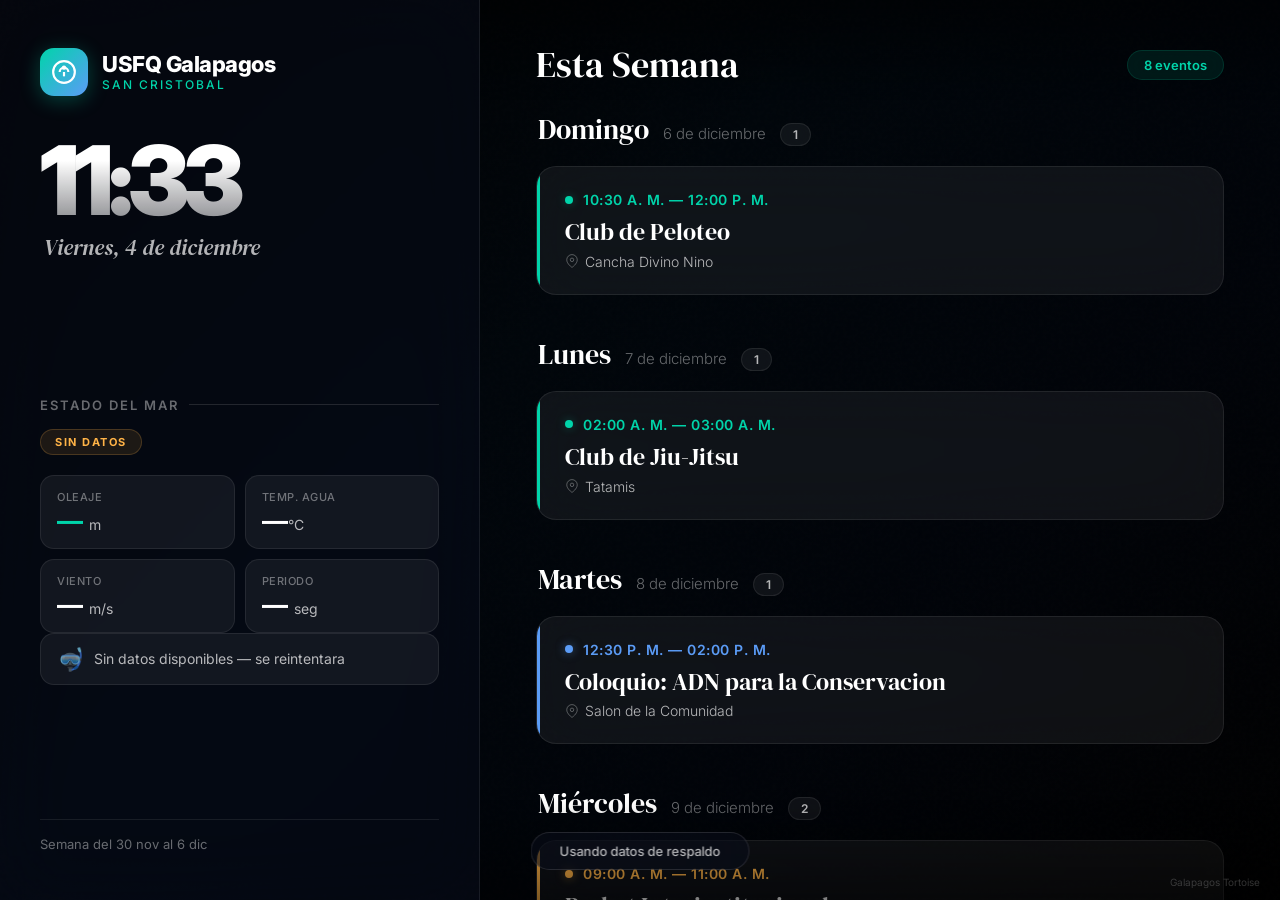
<file: html/flujo-organico-kiosk.html>
<!DOCTYPE html>
<html lang="es">
<head>
<meta charset="UTF-8">
<meta name="viewport" content="width=1920,height=1080,initial-scale=1">
<title>USFQ Galapagos — Kiosk v2</title>
<link rel="preconnect" href="https://fonts.googleapis.com">
<link rel="preconnect" href="https://fonts.gstatic.com" crossorigin>
<link href="https://fonts.googleapis.com/css2?family=Inter:wght@300;400;500;600;700;800;900&family=DM+Serif+Display:ital@0;1&display=swap" rel="stylesheet">
<style>
  *, *::before, *::after { margin: 0; padding: 0; box-sizing: border-box; }

  :root {
    --font-sans: 'Inter', sans-serif;
    --font-serif: 'DM Serif Display', serif;
    --glass-bg: rgba(10, 15, 30, 0.45);
    --glass-border: rgba(255, 255, 255, 0.08);
    --glass-blur: blur(40px);
    --glass-bg-light: rgba(255, 255, 255, 0.06);
    --glass-border-light: rgba(255, 255, 255, 0.12);
    --text-primary: #FFFFFF;
    --text-secondary: rgba(255, 255, 255, 0.7);
    --text-muted: rgba(255, 255, 255, 0.4);
    --accent: #00D4AA;
    --accent-glow: rgba(0, 212, 170, 0.3);
    --warning: #FFB347;
    --danger: #FF6B6B;
    --blue: #5B9CF6;
    --purple: #B07CFF;
    --radius-lg: 28px;
    --radius-md: 20px;
    --radius-sm: 14px;
    --radius-pill: 9999px;
  }

  html, body {
    width: 100vw; height: 100vh;
    overflow: hidden;
    background: #000;
    font-family: var(--font-sans);
    color: var(--text-primary);
  }

  /* ===== FULLSCREEN BACKGROUND SLIDESHOW ===== */
  .bg-slideshow {
    position: fixed; inset: 0; z-index: 0;
  }
  .bg-slide {
    position: absolute; inset: 0;
    background-size: cover;
    background-position: center;
    opacity: 0;
    transition: opacity 2s cubic-bezier(0.4, 0, 0.2, 1);
    transform: scale(1.05);
    animation: kenBurns 25s ease-in-out infinite alternate;
  }
  .bg-slide.active {
    opacity: 1;
  }
  @keyframes kenBurns {
    0% { transform: scale(1.0); }
    100% { transform: scale(1.08); }
  }

  /* Dark overlay for readability */
  .bg-overlay {
    position: fixed; inset: 0; z-index: 1;
    background: linear-gradient(
      135deg,
      rgba(0, 0, 0, 0.65) 0%,
      rgba(0, 10, 20, 0.50) 40%,
      rgba(0, 5, 15, 0.55) 70%,
      rgba(0, 0, 0, 0.70) 100%
    );
  }

  /* Noise texture overlay */
  .bg-noise {
    position: fixed; inset: 0; z-index: 2;
    opacity: 0.03;
    background-image: url("data:image/svg+xml,%3Csvg viewBox='0 0 256 256' xmlns='http://www.w3.org/2000/svg'%3E%3Cfilter id='noise'%3E%3CfeTurbulence type='fractalNoise' baseFrequency='0.9' numOctaves='4' stitchTiles='stitch'/%3E%3C/filter%3E%3Crect width='100%25' height='100%25' filter='url(%23noise)' opacity='0.5'/%3E%3C/svg%3E");
    pointer-events: none;
  }

  /* ===== MAIN LAYOUT ===== */
  .kiosk {
    position: relative; z-index: 10;
    width: 100vw; height: 100vh;
    display: grid;
    grid-template-columns: 480px 1fr;
    grid-template-rows: 1fr;
    gap: 0;
  }

  /* ===== LEFT PANEL ===== */
  .left-panel {
    display: flex;
    flex-direction: column;
    justify-content: space-between;
    padding: 48px 40px;
    background: var(--glass-bg);
    backdrop-filter: var(--glass-blur);
    -webkit-backdrop-filter: var(--glass-blur);
    border-right: 1px solid var(--glass-border);
  }

  /* Top: Brand + Clock */
  .brand-section {
    display: flex;
    flex-direction: column;
    gap: 36px;
  }

  .brand-logo {
    display: flex;
    align-items: center;
    gap: 14px;
  }
  .brand-logo .logo-icon {
    width: 48px; height: 48px;
    background: linear-gradient(135deg, var(--accent), var(--blue));
    border-radius: 14px;
    display: flex;
    align-items: center;
    justify-content: center;
    font-size: 24px;
    box-shadow: 0 4px 20px var(--accent-glow);
  }
  .brand-logo .logo-text {
    display: flex;
    flex-direction: column;
  }
  .brand-logo .logo-text h1 {
    font-family: var(--font-sans);
    font-weight: 800;
    font-size: 22px;
    letter-spacing: -0.5px;
    line-height: 1.1;
  }
  .brand-logo .logo-text .campus-tag {
    font-size: 12px;
    font-weight: 500;
    color: var(--accent);
    letter-spacing: 2px;
    text-transform: uppercase;
  }

  .clock-section {
    display: flex;
    flex-direction: column;
    gap: 4px;
  }
  .clock-time {
    font-family: var(--font-sans);
    font-weight: 900;
    font-size: 96px;
    line-height: 1;
    letter-spacing: -6px;
    background: linear-gradient(180deg, #fff 30%, rgba(255,255,255,0.5) 100%);
    -webkit-background-clip: text;
    -webkit-text-fill-color: transparent;
    background-clip: text;
  }
  .clock-date {
    font-family: var(--font-serif);
    font-style: italic;
    font-size: 22px;
    color: var(--text-secondary);
    padding-left: 4px;
  }

  /* Middle: Sea conditions */
  .sea-section {
    display: flex;
    flex-direction: column;
    gap: 16px;
  }

  .section-label {
    display: flex;
    align-items: center;
    gap: 10px;
    font-size: 13px;
    font-weight: 600;
    letter-spacing: 2px;
    text-transform: uppercase;
    color: var(--text-muted);
  }
  .section-label::after {
    content: '';
    flex: 1;
    height: 1px;
    background: var(--glass-border-light);
  }

  .sea-status-row {
    display: flex;
    align-items: center;
    gap: 10px;
    margin-bottom: 4px;
  }
  .sea-status-badge {
    font-size: 11px;
    font-weight: 700;
    letter-spacing: 1.5px;
    text-transform: uppercase;
    padding: 5px 14px;
    border-radius: var(--radius-pill);
    animation: badgePulse 3s ease-in-out infinite;
  }
  .sea-status-badge.optimal {
    color: var(--accent);
    background: rgba(0, 212, 170, 0.1);
    border: 1px solid rgba(0, 212, 170, 0.2);
  }
  .sea-status-badge.moderate {
    color: var(--warning);
    background: rgba(255, 179, 71, 0.1);
    border: 1px solid rgba(255, 179, 71, 0.2);
  }
  .sea-status-badge.rough {
    color: var(--danger);
    background: rgba(255, 107, 107, 0.1);
    border: 1px solid rgba(255, 107, 107, 0.2);
  }
  @keyframes badgePulse {
    0%, 100% { opacity: 1; }
    50% { opacity: 0.6; }
  }

  .sea-grid {
    display: grid;
    grid-template-columns: 1fr 1fr;
    gap: 10px;
  }
  .sea-card {
    background: var(--glass-bg-light);
    border: 1px solid var(--glass-border);
    border-radius: var(--radius-sm);
    padding: 14px 16px;
    display: flex;
    flex-direction: column;
    gap: 4px;
    transition: all 0.4s cubic-bezier(0.16, 1, 0.3, 1);
  }
  .sea-card:hover {
    background: rgba(255, 255, 255, 0.08);
    border-color: var(--glass-border-light);
    transform: translateY(-2px);
  }
  .sea-card .sc-label {
    font-size: 11px;
    font-weight: 500;
    letter-spacing: 0.5px;
    color: var(--text-muted);
    text-transform: uppercase;
  }
  .sea-card .sc-value {
    font-weight: 700;
    font-size: 26px;
    line-height: 1;
    color: var(--text-primary);
  }
  .sea-card .sc-unit {
    font-weight: 400;
    font-size: 14px;
    color: var(--text-secondary);
  }
  .sea-card.highlight .sc-value {
    color: var(--accent);
  }

  .snorkel-bar {
    display: flex;
    align-items: center;
    gap: 10px;
    background: var(--glass-bg-light);
    border: 1px solid var(--glass-border);
    border-radius: var(--radius-sm);
    padding: 12px 16px;
    font-size: 14px;
    color: var(--text-secondary);
  }
  .snorkel-bar strong { color: var(--text-primary); font-weight: 600; }

  .sea-loading {
    display: flex;
    align-items: center;
    gap: 10px;
    padding: 16px 0;
    color: var(--text-muted);
    font-size: 14px;
  }
  .mini-spinner {
    width: 18px; height: 18px;
    border: 2px solid rgba(255,255,255,0.1);
    border-top-color: var(--accent);
    border-radius: 50%;
    animation: spin 0.8s linear infinite;
  }

  /* Bottom: Week summary */
  .week-summary {
    font-size: 13px;
    color: var(--text-muted);
    border-top: 1px solid var(--glass-border);
    padding-top: 16px;
  }

  /* ===== RIGHT PANEL ===== */
  .right-panel {
    position: relative;
    overflow: hidden;
  }

  /* Gradient masks */
  .right-panel::before,
  .right-panel::after {
    content: '';
    position: absolute;
    left: 0; right: 0;
    height: 100px;
    z-index: 20;
    pointer-events: none;
  }
  .right-panel::before {
    top: 0;
    background: linear-gradient(180deg, rgba(0,0,0,0.5) 0%, transparent 100%);
  }
  .right-panel::after {
    bottom: 0;
    background: linear-gradient(0deg, rgba(0,0,0,0.5) 0%, transparent 100%);
  }

  .right-header {
    position: absolute;
    top: 0; left: 0; right: 0;
    z-index: 25;
    padding: 40px 56px 20px;
    display: flex;
    align-items: center;
    justify-content: space-between;
  }
  .right-header h2 {
    font-family: var(--font-serif);
    font-size: 36px;
    font-weight: 400;
    color: var(--text-primary);
  }
  .right-header .event-count {
    font-size: 13px;
    font-weight: 600;
    color: var(--accent);
    background: rgba(0, 212, 170, 0.1);
    border: 1px solid rgba(0, 212, 170, 0.15);
    border-radius: var(--radius-pill);
    padding: 6px 16px;
    backdrop-filter: blur(10px);
  }

  .scroll-container {
    height: 100%;
    overflow-y: auto;
    padding: 110px 56px 100px 56px;
    scroll-behavior: smooth;
    scrollbar-width: none;
    -ms-overflow-style: none;
  }
  .scroll-container::-webkit-scrollbar { display: none; }

  /* Day sections */
  .day-section {
    margin-bottom: 40px;
    animation: sectionFadeIn 0.8s cubic-bezier(0.16, 1, 0.3, 1) both;
  }
  @keyframes sectionFadeIn {
    from { opacity: 0; transform: translateY(30px); }
    to { opacity: 1; transform: translateY(0); }
  }

  .day-header {
    display: flex;
    align-items: baseline;
    gap: 14px;
    margin-bottom: 18px;
    padding-left: 2px;
  }
  .day-name {
    font-family: var(--font-serif);
    font-size: 28px;
    color: var(--text-primary);
  }
  .day-name.is-today {
    color: var(--accent);
  }
  .day-date {
    font-size: 15px;
    font-weight: 300;
    color: var(--text-muted);
  }
  .day-count-badge {
    font-size: 12px;
    font-weight: 600;
    color: var(--text-secondary);
    background: var(--glass-bg-light);
    border: 1px solid var(--glass-border);
    border-radius: var(--radius-pill);
    padding: 3px 12px;
    backdrop-filter: blur(8px);
  }

  /* Event cards — full glass */
  .event-card {
    background: var(--glass-bg-light);
    border: 1px solid var(--glass-border);
    border-radius: var(--radius-md);
    backdrop-filter: blur(30px);
    -webkit-backdrop-filter: blur(30px);
    padding: 24px 28px;
    margin-bottom: 14px;
    position: relative;
    overflow: hidden;
    cursor: default;
    animation: cardSlideIn 0.6s cubic-bezier(0.16, 1, 0.3, 1) both;
    transition: all 0.5s cubic-bezier(0.16, 1, 0.3, 1);
  }
  .event-card:hover {
    background: rgba(255, 255, 255, 0.09);
    border-color: var(--glass-border-light);
    transform: translateY(-3px) scale(1.005);
    box-shadow: 0 20px 60px rgba(0, 0, 0, 0.3);
  }
  @keyframes cardSlideIn {
    from { opacity: 0; transform: translateX(40px); }
    to { opacity: 1; transform: translateX(0); }
  }

  /* Color accent line */
  .event-card::before {
    content: '';
    position: absolute;
    left: 0; top: 0; bottom: 0;
    width: 3px;
    border-radius: 0 3px 3px 0;
  }
  .event-card.cat-academico::before { background: var(--blue); }
  .event-card.cat-club::before { background: var(--accent); }
  .event-card.cat-deporte::before { background: var(--warning); }
  .event-card.cat-social::before { background: var(--purple); }
  .event-card.cat-bienestar::before { background: #34D399; }
  .event-card.cat-evento::before { background: var(--text-muted); }

  .ev-meta {
    display: flex;
    align-items: center;
    gap: 10px;
    margin-bottom: 10px;
  }
  .ev-dot {
    width: 8px; height: 8px;
    border-radius: 50%;
    flex-shrink: 0;
  }
  .cat-academico .ev-dot { background: var(--blue); box-shadow: 0 0 10px rgba(91,156,246,0.5); }
  .cat-club .ev-dot { background: var(--accent); box-shadow: 0 0 10px var(--accent-glow); }
  .cat-deporte .ev-dot { background: var(--warning); box-shadow: 0 0 10px rgba(255,179,71,0.5); }
  .cat-social .ev-dot { background: var(--purple); box-shadow: 0 0 10px rgba(176,124,255,0.5); }
  .cat-bienestar .ev-dot { background: #34D399; box-shadow: 0 0 10px rgba(52,211,153,0.5); }
  .cat-evento .ev-dot { background: var(--text-muted); }

  .ev-time {
    font-size: 14px;
    font-weight: 600;
    letter-spacing: 0.5px;
  }
  .cat-academico .ev-time { color: var(--blue); }
  .cat-club .ev-time { color: var(--accent); }
  .cat-deporte .ev-time { color: var(--warning); }
  .cat-social .ev-time { color: var(--purple); }
  .cat-bienestar .ev-time { color: #34D399; }
  .cat-evento .ev-time { color: var(--text-muted); }

  .ev-title {
    font-family: var(--font-serif);
    font-size: 24px;
    line-height: 1.2;
    color: var(--text-primary);
    margin-bottom: 6px;
  }
  .ev-location {
    display: flex;
    align-items: center;
    gap: 6px;
    font-size: 14px;
    font-weight: 300;
    color: var(--text-secondary);
  }
  .ev-location svg { opacity: 0.5; flex-shrink: 0; }

  /* NOW badge */
  .event-card.is-now {
    border-color: rgba(0, 212, 170, 0.25);
    box-shadow: 0 0 40px rgba(0, 212, 170, 0.08);
  }
  .event-card.is-now::after {
    content: 'EN VIVO';
    position: absolute;
    top: 14px; right: 18px;
    font-size: 10px;
    font-weight: 700;
    letter-spacing: 2px;
    color: var(--accent);
    background: rgba(0, 212, 170, 0.1);
    border: 1px solid rgba(0, 212, 170, 0.2);
    border-radius: var(--radius-pill);
    padding: 4px 14px;
    animation: livePulse 2s ease-in-out infinite;
  }
  @keyframes livePulse {
    0%, 100% { opacity: 1; box-shadow: 0 0 0 0 rgba(0,212,170,0.3); }
    50% { opacity: 0.7; box-shadow: 0 0 0 6px rgba(0,212,170,0); }
  }

  /* Empty & Loading */
  .empty-state {
    display: flex; flex-direction: column; align-items: center;
    justify-content: center; height: 60vh; text-align: center;
  }
  .empty-state h2 {
    font-family: var(--font-serif); font-style: italic;
    font-size: 30px; color: var(--text-secondary);
  }
  .empty-state p {
    font-size: 15px; color: var(--text-muted); margin-top: 10px;
  }

  .loading-state {
    display: flex; flex-direction: column; align-items: center;
    justify-content: center; height: 60vh; gap: 20px;
  }
  .loading-ring {
    width: 44px; height: 44px;
    border: 3px solid rgba(255,255,255,0.06);
    border-top-color: var(--accent);
    border-radius: 50%;
    animation: spin 0.9s linear infinite;
  }
  @keyframes spin { to { transform: rotate(360deg); } }
  .loading-state p { font-size: 15px; color: var(--text-muted); }

  /* Status toast */
  .status-toast {
    position: fixed;
    bottom: 30px; left: 50%;
    transform: translateX(-50%) translateY(80px);
    background: var(--glass-bg);
    backdrop-filter: var(--glass-blur);
    border: 1px solid var(--glass-border-light);
    border-radius: var(--radius-pill);
    padding: 10px 28px;
    font-size: 13px;
    font-weight: 500;
    color: var(--text-secondary);
    z-index: 200;
    opacity: 0;
    transition: all 0.6s cubic-bezier(0.16, 1, 0.3, 1);
  }
  .status-toast.visible {
    opacity: 1;
    transform: translateX(-50%) translateY(0);
  }

  /* Photo credit */
  .photo-credit {
    position: fixed;
    bottom: 12px; right: 20px;
    z-index: 15;
    font-size: 10px;
    color: rgba(255,255,255,0.2);
    font-weight: 400;
  }

  /* Stagger delays */
  .event-card:nth-child(1) { animation-delay: 0.0s; }
  .event-card:nth-child(2) { animation-delay: 0.08s; }
  .event-card:nth-child(3) { animation-delay: 0.16s; }
  .event-card:nth-child(4) { animation-delay: 0.24s; }
  .event-card:nth-child(5) { animation-delay: 0.32s; }
  .event-card:nth-child(6) { animation-delay: 0.40s; }
  .event-card:nth-child(7) { animation-delay: 0.48s; }
  .event-card:nth-child(8) { animation-delay: 0.56s; }

  .day-section:nth-child(1) { animation-delay: 0s; }
  .day-section:nth-child(2) { animation-delay: 0.15s; }
  .day-section:nth-child(3) { animation-delay: 0.3s; }
  .day-section:nth-child(4) { animation-delay: 0.45s; }
  .day-section:nth-child(5) { animation-delay: 0.6s; }
</style>
</head>
<body>

<!-- ===== BACKGROUND SLIDESHOW ===== -->
<div class="bg-slideshow" id="bgSlideshow"></div>
<div class="bg-overlay"></div>
<div class="bg-noise"></div>

<div class="status-toast" id="statusToast"></div>

<!-- ===== MAIN KIOSK ===== -->
<div class="kiosk">

  <!-- LEFT PANEL -->
  <div class="left-panel">
    <div class="brand-section">
      <div class="brand-logo">
        <div class="logo-icon">
          <svg width="26" height="26" fill="none" viewBox="0 0 24 24" stroke="#fff" stroke-width="2">
            <path d="M12 2C6.48 2 2 6.48 2 12s4.48 10 10 10 10-4.48 10-10S17.52 2 12 2z"/>
            <path d="M8 12c0-2.21 1.79-4 4-4s4 1.79 4 4"/>
            <path d="M12 16v-4"/>
            <circle cx="12" cy="8" r="1"/>
          </svg>
        </div>
        <div class="logo-text">
          <h1>USFQ Galapagos</h1>
          <span class="campus-tag">San Cristobal</span>
        </div>
      </div>

      <div class="clock-section">
        <div class="clock-time" id="clock">--:--</div>
        <div class="clock-date" id="dateText">cargando...</div>
      </div>
    </div>

    <div class="sea-section">
      <div class="section-label">Estado del Mar</div>
      <div class="sea-status-row">
        <span class="sea-status-badge" id="seaBadge" style="display:none;">--</span>
      </div>
      <div id="seaContent">
        <div class="sea-loading">
          <div class="mini-spinner"></div>
          Consultando condiciones...
        </div>
      </div>
    </div>

    <div class="week-summary" id="weekLabel"></div>
  </div>

  <!-- RIGHT PANEL -->
  <div class="right-panel">
    <div class="right-header">
      <h2>Esta Semana</h2>
      <span class="event-count" id="eventCountBadge"></span>
    </div>
    <div class="scroll-container" id="scrollContainer">
      <div id="eventList">
        <div class="loading-state" id="loadingState">
          <div class="loading-ring"></div>
          <p>Conectando con el calendario...</p>
        </div>
      </div>
    </div>
  </div>
</div>

<div class="photo-credit" id="photoCredit"></div>

<script>
// ===== CONFIG =====
const ICS_URL = 'https://outlook.office365.com/owa/calendar/71a3663561a843bca1cccea1dffd9fa6@usfq.edu.ec/7755590ea9af4dcb84b49fb91d1b2a0f13028026135859137563/calendar.ics';
const CORS_PROXIES = [
  url => `https://api.allorigins.win/raw?url=${encodeURIComponent(url)}`,
  url => `https://corsproxy.io/?${encodeURIComponent(url)}`,
  url => url
];
const REFRESH_INTERVAL = 600000;
const AUTO_SCROLL_SPEED = 0.4;
const AUTO_SCROLL_PAUSE = 8000;
const GALAPAGOS_TZ = 'America/Guayaquil';

const STORMGLASS_KEY = '34cdf64c-90e7-11f0-b07a-0242ac130006-34cdf700-90e7-11f0-b07a-0242ac130006';
const STORMGLASS_LAT = -0.9024;
const STORMGLASS_LNG = -89.6105;

// Galapagos photos from Unsplash (direct links)
const BG_PHOTOS = [
  { url: 'https://images.unsplash.com/photo-1544979590-37e9b47eb705?w=1920&q=85&auto=format', credit: 'Galapagos Tortoise' },
  { url: 'https://images.unsplash.com/photo-1559599238-308793637427?w=1920&q=85&auto=format', credit: 'Blue-footed Booby' },
  { url: 'https://images.unsplash.com/photo-1609340667546-16e0f5e53eda?w=1920&q=85&auto=format', credit: 'Galapagos Islands' },
  { url: 'https://images.unsplash.com/photo-1506929562872-bb421503ef21?w=1920&q=85&auto=format', credit: 'Ocean & Beach' },
  { url: 'https://images.unsplash.com/photo-1518837695005-2083093ee35b?w=1920&q=85&auto=format', credit: 'Underwater Marine Life' },
  { url: 'https://images.unsplash.com/photo-1582967788606-a171c7e6d949?w=1920&q=85&auto=format', credit: 'Sea Lion' },
  { url: 'https://images.unsplash.com/photo-1573790387438-4da905039392?w=1920&q=85&auto=format', credit: 'Iguana' },
  { url: 'https://images.unsplash.com/photo-1437622368342-7a3d73a34c8f?w=1920&q=85&auto=format', credit: 'Sea Turtle' }
];
const SLIDE_INTERVAL = 12000; // 12s per photo

let events = [];
let userInteracted = false;
let userInteractTimer = null;

// ===== BACKGROUND SLIDESHOW =====
function initSlideshow() {
  const container = document.getElementById('bgSlideshow');
  const creditEl = document.getElementById('photoCredit');
  let currentIndex = 0;

  // Preload and create slide divs
  BG_PHOTOS.forEach((photo, i) => {
    const slide = document.createElement('div');
    slide.className = 'bg-slide' + (i === 0 ? ' active' : '');
    slide.style.backgroundImage = `url(${photo.url})`;
    // Stagger ken burns start
    slide.style.animationDelay = `${-i * 3}s`;
    container.appendChild(slide);
  });

  creditEl.textContent = BG_PHOTOS[0].credit;

  setInterval(() => {
    const slides = container.querySelectorAll('.bg-slide');
    slides[currentIndex].classList.remove('active');
    currentIndex = (currentIndex + 1) % BG_PHOTOS.length;
    slides[currentIndex].classList.add('active');
    creditEl.textContent = BG_PHOTOS[currentIndex].credit;
  }, SLIDE_INTERVAL);
}

// ===== CLOCK =====
function updateClock() {
  const now = new Date();
  const opts = { timeZone: GALAPAGOS_TZ };
  document.getElementById('clock').textContent =
    now.toLocaleString('es-EC', { ...opts, hour: '2-digit', minute: '2-digit', hour12: false });

  const day = now.toLocaleString('es-EC', { ...opts, weekday: 'long' });
  const d = now.toLocaleString('es-EC', { ...opts, day: 'numeric' });
  const m = now.toLocaleString('es-EC', { ...opts, month: 'long' });
  document.getElementById('dateText').textContent =
    `${day.charAt(0).toUpperCase() + day.slice(1)}, ${d} de ${m}`;
}
setInterval(updateClock, 1000);
updateClock();

// ===== ICS PARSER =====
function parseICS(text) {
  const vevents = [];
  const blocks = text.split('BEGIN:VEVENT');
  blocks.shift();

  for (const block of blocks) {
    const raw = block.split('END:VEVENT')[0];
    const unfolded = raw.replace(/\r?\n[ \t]/g, '');
    const lines = unfolded.split(/\r?\n/);
    const ev = {};

    for (const line of lines) {
      const ci = line.indexOf(':');
      if (ci < 0) continue;
      const keyPart = line.substring(0, ci);
      const value = line.substring(ci + 1);
      const key = keyPart.split(';')[0].trim();

      if (key === 'SUMMARY') ev.summary = value.replace(/\\n/g, ' ').replace(/\\,/g, ',').trim();
      if (key === 'DTSTART') ev.dtstart = parseICSDate(value, keyPart);
      if (key === 'DTEND') ev.dtend = parseICSDate(value, keyPart);
      if (key === 'LOCATION') ev.location = value.replace(/\\n/g, ' ').replace(/\\,/g, ',').trim();
      if (key === 'DESCRIPTION') ev.description = value.replace(/\\n/g, '\n').replace(/\\,/g, ',').trim();
      if (key === 'RRULE') ev.rrule = value;
    }
    if (ev.summary && ev.dtstart) vevents.push(ev);
  }
  return expandAndSort(vevents);
}

function parseICSDate(value, keyPart) {
  const isDate = keyPart.includes('VALUE=DATE') || (value.length === 8 && !value.includes('T'));
  const clean = value.replace('Z', '');
  if (isDate) return new Date(clean.slice(0,4)+'-'+clean.slice(4,6)+'-'+clean.slice(6,8)+'T00:00:00');
  const y=clean.slice(0,4), mo=clean.slice(4,6), d=clean.slice(6,8);
  const h=clean.slice(9,11), mi=clean.slice(11,13), s=clean.slice(13,15)||'00';
  if (value.endsWith('Z')) return new Date(`${y}-${mo}-${d}T${h}:${mi}:${s}Z`);
  return new Date(`${y}-${mo}-${d}T${h}:${mi}:${s}-05:00`);
}

function getWeekBounds() {
  const now = new Date();
  const day = now.getDay();
  const diffToMon = day === 0 ? -6 : 1 - day;
  const monday = new Date(now);
  monday.setDate(now.getDate() + diffToMon);
  monday.setHours(0,0,0,0);
  const sunday = new Date(monday);
  sunday.setDate(monday.getDate() + 6);
  sunday.setHours(23,59,59,999);
  return { monday, sunday };
}

function expandAndSort(vevents) {
  const { monday, sunday } = getWeekBounds();
  let expanded = [];
  for (const ev of vevents) {
    if (ev.rrule) {
      expanded.push(...expandRRule(ev, monday, sunday));
    } else if (ev.dtstart >= monday && ev.dtstart <= sunday) {
      expanded.push({ ...ev });
    }
  }
  const seen = new Set();
  expanded = expanded.filter(ev => {
    const key = ev.summary + '|' + ev.dtstart.toISOString().slice(0,16);
    if (seen.has(key)) return false;
    seen.add(key); return true;
  });
  return expanded.sort((a, b) => a.dtstart - b.dtstart);
}

function expandRRule(ev, from, to) {
  const rule = {};
  ev.rrule.split(';').forEach(p => { const [k,v] = p.split('='); rule[k] = v; });
  const instances = [];
  const freq = rule.FREQ;
  const until = rule.UNTIL ? parseICSDate(rule.UNTIL, '') : to;
  const count = rule.COUNT ? parseInt(rule.COUNT) : 200;
  const interval = rule.INTERVAL ? parseInt(rule.INTERVAL) : 1;
  const byDay = rule.BYDAY ? rule.BYDAY.split(',') : null;
  const dayMap = { SU:0, MO:1, TU:2, WE:3, TH:4, FR:5, SA:6 };
  let cursor = new Date(ev.dtstart);
  let gen = 0;
  const dur = ev.dtend ? (ev.dtend - ev.dtstart) : 3600000;
  while (cursor <= until && cursor <= to && gen < count) {
    if (cursor >= from) {
      let inc = true;
      if (byDay) inc = byDay.some(d => dayMap[d] === cursor.getDay());
      if (inc) {
        instances.push({ ...ev, dtstart: new Date(cursor), dtend: new Date(cursor.getTime()+dur), rrule: undefined });
        gen++;
      }
    }
    if (freq === 'DAILY') cursor.setDate(cursor.getDate() + 1);
    else if (freq === 'WEEKLY') {
      cursor.setDate(cursor.getDate() + (byDay && byDay.length > 1 ? 1 : 7 * interval));
    } else if (freq === 'MONTHLY') cursor.setMonth(cursor.getMonth() + interval);
    else cursor.setDate(cursor.getDate() + 1);
  }
  return instances;
}

// ===== FETCH =====
async function fetchCalendar() {
  showStatus('Actualizando...');
  for (const proxy of CORS_PROXIES) {
    try {
      const resp = await fetch(proxy(ICS_URL), { cache: 'no-cache' });
      if (!resp.ok) continue;
      const text = await resp.text();
      if (!text.includes('BEGIN:VCALENDAR')) continue;
      const parsed = parseICS(text);
      if (parsed.length > 0) {
        events = parsed;
        showStatus(`${events.length} eventos esta semana`);
        setTimeout(hideStatus, 3000);
        return true;
      }
    } catch(e) { continue; }
  }
  showStatus('Usando datos de respaldo');
  setTimeout(hideStatus, 3000);
  useFallbackData();
  return false;
}

function useFallbackData() {
  const nxt = (dow, h, m) => {
    const now = new Date(), d = new Date(now);
    const diff = (dow - d.getDay() + 7) % 7;
    d.setDate(d.getDate() + (diff === 0 && d.getHours() >= h ? 7 : diff));
    d.setHours(h, m, 0, 0); return d;
  };
  events = [
    { summary: 'Club de Jiu-Jitsu', dtstart: nxt(1,7,0), dtend: nxt(1,8,0), location: 'Tatamis' },
    { summary: 'Coloquio: ADN para la Conservacion', dtstart: nxt(2,17,30), dtend: nxt(2,19,0), location: 'Salon de la Comunidad' },
    { summary: 'Club de Yoga', dtstart: nxt(3,18,0), dtend: nxt(3,19,30), location: 'Terraza USFQ' },
    { summary: 'Basket Interinstitucional', dtstart: nxt(3,14,0), dtend: nxt(3,16,0), location: 'Gualacata' },
    { summary: 'TardeDePelis', dtstart: nxt(4,17,30), dtend: nxt(4,19,30), location: 'Salon de la Comunidad' },
    { summary: 'Club Alfa Training', dtstart: nxt(5,12,30), dtend: nxt(5,13,30), location: 'Banderas - Loberia - Playa Mann' },
    { summary: 'Club Creative Lab', dtstart: nxt(5,16,0), dtend: nxt(5,18,0), location: 'Pergola' },
    { summary: 'Club de Peloteo', dtstart: nxt(0,15,30), dtend: nxt(0,17,0), location: 'Cancha Divino Nino' },
  ].sort((a,b) => a.dtstart - b.dtstart);
}

// ===== RENDER =====
function renderEvents() {
  const list = document.getElementById('eventList');
  list.innerHTML = '';

  if (events.length === 0) {
    list.innerHTML = `<div class="empty-state"><h2>Sin eventos esta semana</h2><p>El calendario se actualiza automaticamente</p></div>`;
    document.getElementById('eventCountBadge').textContent = '';
    return;
  }

  document.getElementById('eventCountBadge').textContent = `${events.length} evento${events.length !== 1 ? 's' : ''}`;

  const groups = new Map();
  const now = new Date();
  events.forEach(ev => {
    const key = ev.dtstart.toDateString();
    if (!groups.has(key)) groups.set(key, []);
    groups.get(key).push(ev);
  });

  let cardIndex = 0;
  groups.forEach((dayEvents, dateKey) => {
    const section = document.createElement('div');
    section.className = 'day-section';

    const d = dayEvents[0].dtstart;
    const dayLabel = getRelativeDay(d);
    const isToday = isSameDay(d, now);
    const dateStr = d.toLocaleDateString('es-EC', { day: 'numeric', month: 'long', timeZone: GALAPAGOS_TZ });

    section.innerHTML = `
      <div class="day-header">
        <span class="day-name ${isToday ? 'is-today' : ''}">${dayLabel}</span>
        <span class="day-date">${dateStr}</span>
        <span class="day-count-badge">${dayEvents.length}</span>
      </div>`;

    dayEvents.forEach(ev => {
      const catClass = 'cat-' + detectType(ev.summary);
      const isNow = isHappeningNow(ev, now);
      const card = document.createElement('div');
      card.className = `event-card ${catClass}${isNow ? ' is-now' : ''}`;
      card.style.animationDelay = (cardIndex * 0.07) + 's';

      card.innerHTML = `
        <div class="ev-meta">
          <div class="ev-dot"></div>
          <span class="ev-time">${formatTime(ev.dtstart)}${ev.dtend ? ' — ' + formatTime(ev.dtend) : ''}</span>
        </div>
        <div class="ev-title">${cleanTitle(ev.summary)}</div>
        ${ev.location ? `
        <div class="ev-location">
          <svg width="14" height="14" fill="none" stroke="currentColor" stroke-width="1.5" viewBox="0 0 24 24">
            <path d="M21 10c0 7-9 13-9 13s-9-6-9-13a9 9 0 0118 0z"/><circle cx="12" cy="10" r="3"/>
          </svg>
          ${ev.location}
        </div>` : ''}`;
      section.appendChild(card);
      cardIndex++;
    });

    list.appendChild(section);
  });

  const { monday, sunday } = getWeekBounds();
  const mFmt = monday.toLocaleDateString('es-EC', { day: 'numeric', month: 'short' });
  const sFmt = sunday.toLocaleDateString('es-EC', { day: 'numeric', month: 'short' });
  document.getElementById('weekLabel').textContent =
    `Semana del ${mFmt} al ${sFmt}`;
}

// ===== AUTO-SCROLL =====
function setupAutoScroll() {
  const container = document.getElementById('scrollContainer');
  let direction = 1;
  let scrollPaused = false;
  let pauseTimeout = null;

  container.addEventListener('wheel', onUserInteract, { passive: true });
  container.addEventListener('touchstart', onUserInteract, { passive: true });
  container.addEventListener('mousedown', onUserInteract);

  function onUserInteract() {
    userInteracted = true;
    clearTimeout(userInteractTimer);
    userInteractTimer = setTimeout(() => { userInteracted = false; }, 15000);
  }

  function scrollStep() {
    if (userInteracted) { requestAnimationFrame(scrollStep); return; }

    const maxScroll = container.scrollHeight - container.clientHeight;
    if (maxScroll <= 0) { requestAnimationFrame(scrollStep); return; }

    if (!scrollPaused) {
      container.scrollTop += AUTO_SCROLL_SPEED * direction;

      if (container.scrollTop >= maxScroll - 1) {
        scrollPaused = true;
        clearTimeout(pauseTimeout);
        pauseTimeout = setTimeout(() => { direction = -1; scrollPaused = false; }, AUTO_SCROLL_PAUSE);
      }
      if (container.scrollTop <= 1 && direction === -1) {
        scrollPaused = true;
        clearTimeout(pauseTimeout);
        pauseTimeout = setTimeout(() => { direction = 1; scrollPaused = false; }, AUTO_SCROLL_PAUSE);
      }
    }
    requestAnimationFrame(scrollStep);
  }
  requestAnimationFrame(scrollStep);
}

// ===== HELPERS =====
function formatTime(d) {
  return d.toLocaleTimeString('es-EC', { hour: '2-digit', minute: '2-digit', hour12: true, timeZone: GALAPAGOS_TZ }).toUpperCase();
}
function isSameDay(a, b) { return a.toDateString() === b.toDateString(); }

function getRelativeDay(d) {
  const now = new Date();
  const today = new Date(now.getFullYear(), now.getMonth(), now.getDate());
  const target = new Date(d.getFullYear(), d.getMonth(), d.getDate());
  const diff = Math.round((target - today) / 86400000);
  if (diff === 0) return 'Hoy';
  if (diff === 1) return 'Manana';
  if (diff === -1) return 'Ayer';
  const name = d.toLocaleDateString('es-EC', { weekday: 'long', timeZone: GALAPAGOS_TZ });
  return name.charAt(0).toUpperCase() + name.slice(1);
}

function isHappeningNow(ev, now) {
  return ev.dtstart <= now && ev.dtend && ev.dtend >= now;
}

function cleanTitle(s) {
  return (s || 'Evento').replace(/^[\u{1F300}-\u{1FAFF}\u{2600}-\u{27BF}\u{FE00}-\u{FE0F}\u{200D}\s]+/u, '').trim() || s;
}

function detectType(summary) {
  const s = summary.toLowerCase();
  if (s.includes('coloquio') || s.includes('taller') || s.includes('charla') || s.includes('seminario')) return 'academico';
  if (s.includes('club') || s.includes('training') || s.includes('creative')) return 'club';
  if (s.includes('basket') || s.includes('peloteo') || s.includes('jiu') || s.includes('alfa')) return 'deporte';
  if (s.includes('pelis') || s.includes('pizza') || s.includes('celebra') || s.includes('almuerzo')) return 'social';
  if (s.includes('mental') || s.includes('salud') || s.includes('bienestar') || s.includes('yoga')) return 'bienestar';
  return 'evento';
}

function showStatus(msg) {
  const el = document.getElementById('statusToast');
  el.textContent = msg;
  el.classList.add('visible');
}
function hideStatus() {
  document.getElementById('statusToast').classList.remove('visible');
}

// ===== SEA CONDITIONS =====
async function fetchSeaConditions() {
  try {
    const now = Math.floor(Date.now() / 1000);
    const end = now + 7200;
    const url = `https://api.stormglass.io/v2/weather/point?lat=${STORMGLASS_LAT}&lng=${STORMGLASS_LNG}&params=waterTemperature,waveHeight,wavePeriod,windSpeed,windDirection,visibility,swellHeight,swellPeriod&start=${now}&end=${end}`;

    const resp = await fetch(url, { headers: { 'Authorization': STORMGLASS_KEY } });
    if (!resp.ok) throw new Error('API error ' + resp.status);
    const data = await resp.json();

    if (data.hours && data.hours.length > 0) {
      renderSeaData(data.hours[0]);
    } else {
      renderSeaFallback();
    }
  } catch (e) {
    console.warn('Stormglass error:', e);
    renderSeaFallback();
  }
}

function renderSeaData(h) {
  const waterTemp = h.waterTemperature?.sg ?? h.waterTemperature?.meto ?? '—';
  const waveH = h.waveHeight?.sg ?? h.waveHeight?.ecmwf ?? '—';
  const waveP = h.wavePeriod?.sg ?? h.wavePeriod?.ecmwf ?? '—';
  const windS = h.windSpeed?.sg ?? h.windSpeed?.ecmwf ?? '—';
  const windD = h.windDirection?.sg ?? h.windDirection?.ecmwf ?? 0;

  const waveVal = typeof waveH === 'number' ? waveH : 1;
  let condClass, condLabel, snorkelText;
  if (waveVal <= 1.0) {
    condClass = 'optimal'; condLabel = 'Optimo';
    snorkelText = 'Condiciones <strong>excelentes</strong> para snorkel';
  } else if (waveVal <= 1.8) {
    condClass = 'moderate'; condLabel = 'Moderado';
    snorkelText = 'Snorkel con <strong>precaucion</strong> en zonas protegidas';
  } else {
    condClass = 'rough'; condLabel = 'Agitado';
    snorkelText = 'Snorkel <strong>no recomendado</strong> hoy';
  }

  const badge = document.getElementById('seaBadge');
  badge.textContent = condLabel;
  badge.className = 'sea-status-badge ' + condClass;
  badge.style.display = 'inline-block';

  const compass = ['N','NE','E','SE','S','SO','O','NO'];
  const windDir = compass[Math.round((typeof windD === 'number' ? windD : 0) / 45) % 8];

  document.getElementById('seaContent').innerHTML = `
    <div class="sea-grid">
      <div class="sea-card highlight">
        <span class="sc-label">Oleaje</span>
        <span class="sc-value">${typeof waveH === 'number' ? waveH.toFixed(1) : waveH} <span class="sc-unit">m</span></span>
      </div>
      <div class="sea-card">
        <span class="sc-label">Temp. agua</span>
        <span class="sc-value">${typeof waterTemp === 'number' ? waterTemp.toFixed(0) : waterTemp}<span class="sc-unit">°C</span></span>
      </div>
      <div class="sea-card">
        <span class="sc-label">Viento</span>
        <span class="sc-value">${typeof windS === 'number' ? windS.toFixed(1) : windS} <span class="sc-unit">m/s ${windDir}</span></span>
      </div>
      <div class="sea-card">
        <span class="sc-label">Periodo</span>
        <span class="sc-value">${typeof waveP === 'number' ? waveP.toFixed(0) : waveP} <span class="sc-unit">seg</span></span>
      </div>
    </div>
    <div class="snorkel-bar">
      <span style="font-size:22px;">🤿</span>
      <span>${snorkelText}</span>
    </div>`;
}

function renderSeaFallback() {
  document.getElementById('seaContent').innerHTML = `
    <div class="sea-grid">
      <div class="sea-card highlight">
        <span class="sc-label">Oleaje</span>
        <span class="sc-value">— <span class="sc-unit">m</span></span>
      </div>
      <div class="sea-card">
        <span class="sc-label">Temp. agua</span>
        <span class="sc-value">—<span class="sc-unit">°C</span></span>
      </div>
      <div class="sea-card">
        <span class="sc-label">Viento</span>
        <span class="sc-value">— <span class="sc-unit">m/s</span></span>
      </div>
      <div class="sea-card">
        <span class="sc-label">Periodo</span>
        <span class="sc-value">— <span class="sc-unit">seg</span></span>
      </div>
    </div>
    <div class="snorkel-bar">
      <span style="font-size:22px;">🤿</span>
      <span>Sin datos disponibles — se reintentara</span>
    </div>`;

  const badge = document.getElementById('seaBadge');
  badge.textContent = 'Sin datos';
  badge.className = 'sea-status-badge moderate';
  badge.style.display = 'inline-block';
}

// ===== INIT =====
async function init() {
  initSlideshow();

  const [_cal, _sea] = await Promise.allSettled([
    fetchCalendar(),
    fetchSeaConditions()
  ]);

  renderEvents();
  setupAutoScroll();

  setInterval(async () => {
    await fetchCalendar();
    renderEvents();
  }, REFRESH_INTERVAL);

  setInterval(fetchSeaConditions, 1800000);
  setInterval(() => { renderEvents(); }, 60000);
}

init();
</script>
</body>
</html>
</file>
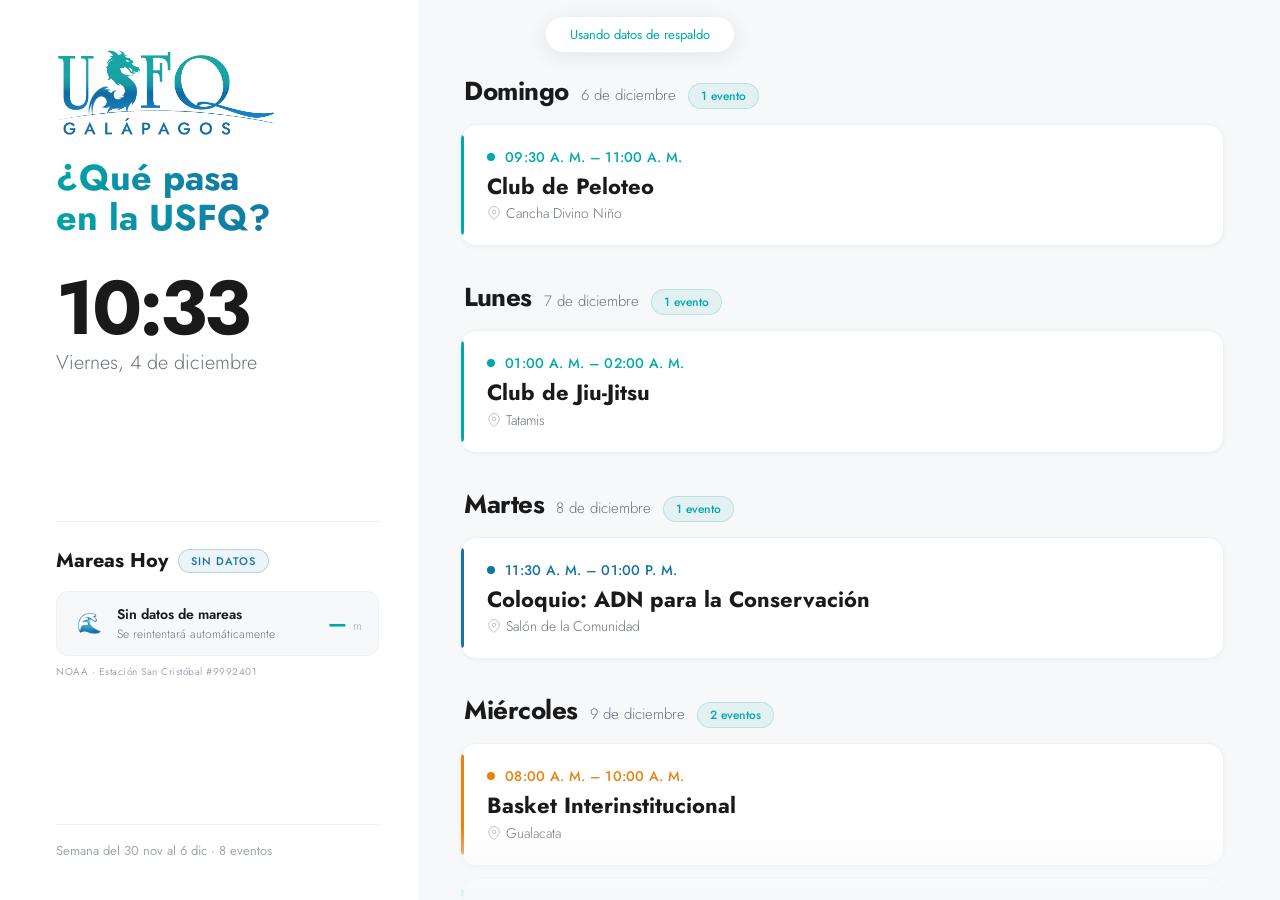
<file: html/index_blanco.html>
<!DOCTYPE html>
<html lang="es">
<head>
<meta charset="UTF-8">
<meta name="viewport" content="width=1920,height=1080,initial-scale=1">
<meta http-equiv="Cache-Control" content="no-cache, no-store, must-revalidate">
<meta http-equiv="Pragma" content="no-cache">
<meta http-equiv="Expires" content="0">
<title>¿Qué pasa en la USFQ? — Galápagos</title>
<link rel="preconnect" href="https://fonts.googleapis.com">
<link rel="preconnect" href="https://fonts.gstatic.com" crossorigin>
<link href="https://fonts.googleapis.com/css2?family=Jost:wght@300;400;500;700&display=swap" rel="stylesheet">
<style>
  *, *::before, *::after { margin: 0; padding: 0; box-sizing: border-box; }

  :root {
    /* Cromática USFQ Galápagos */
    --verde-galapagos: #00A9A8;
    --azul-pacifico:   #1672A3;
    --negro-corp:      #1A1A1A;
    --blanco:          #FFFFFF;
    --gris-100:        #F7F8FA;
    --gris-200:        #EEF0F4;
    --gris-300:        #D5D9E0;
    --gris-400:        #A0A7B4;
    --gris-500:        #6B7280;
    --gradiente:       linear-gradient(135deg, #00A9A8 0%, #1672A3 100%);

    /* Colores de tipo de evento */
    --type-academico:  #1672A3;
    --type-club:       #00A9A8;
    --type-deporte:    #E6820E;
    --type-social:     #9333EA;
    --type-bienestar:  #059669;
    --type-evento:     #6B7280;

    /* Tipografía */
    --font: 'Jost', sans-serif;
    --radius: 16px;
    --radius-pill: 9999px;
  }

  html, body {
    width: 100vw; height: 100vh;
    overflow: hidden;
    background: var(--blanco);
    font-family: var(--font);
    color: var(--negro-corp);
  }

  /* ===== BACKGROUND SUTIL ===== */
  .bg-pattern {
    position: fixed; inset: 0; z-index: 0;
    pointer-events: none;
    overflow: hidden;
  }

  .bg-gradient-strip {
    position: absolute;
    top: 0; left: 0; right: 0;
    height: 4px;
    background: var(--gradiente);
  }

  .bg-orb {
    position: absolute;
    border-radius: 50%;
    filter: blur(120px);
    opacity: 0.04;
    pointer-events: none;
  }
  .bg-orb-1 { width: 800px; height: 800px; background: var(--verde-galapagos); top: -20%; right: -10%; }
  .bg-orb-2 { width: 600px; height: 600px; background: var(--azul-pacifico);   bottom: -15%; left: -5%; }

  /* ===== LAYOUT ===== */
  .kiosk {
    position: relative; z-index: 10;
    width: 100vw; height: 100vh;
    display: grid;
    grid-template-columns: 420px 1fr;
  }

  /* ===== LEFT PANEL ===== */
  .left-panel {
    display: flex;
    flex-direction: column;
    justify-content: space-between;
    padding: 48px 40px 40px 56px;
    border-right: 1px solid var(--gris-200);
    background: var(--blanco);
  }

  .top-section {
    display: flex;
    flex-direction: column;
    gap: 32px;
  }

  .brand {
    display: flex;
    flex-direction: column;
    gap: 20px;
  }
  .brand-logo {
    width: 220px;
    height: auto;
  }
  .brand-title {
    font-weight: 700;
    font-size: 36px;
    line-height: 1.1;
    color: var(--negro-corp);
  }
  .brand-title span {
    background: var(--gradiente);
    -webkit-background-clip: text;
    -webkit-text-fill-color: transparent;
    background-clip: text;
  }

  .clock-block {
    display: flex;
    flex-direction: column;
    gap: 2px;
  }
  .clock-block .time {
    font-weight: 700;
    font-size: 76px;
    line-height: 1;
    color: var(--negro-corp);
    letter-spacing: -3px;
  }
  .clock-block .date-text {
    font-weight: 300;
    font-size: 20px;
    color: var(--gris-500);
  }

  /* ===== TIDES ===== */
  .tides-section {
    border-top: 1px solid var(--gris-200);
    padding-top: 24px;
  }

  .tides-header {
    display: flex;
    align-items: center;
    gap: 10px;
    margin-bottom: 16px;
  }
  .tides-header h2 {
    font-weight: 700;
    font-size: 20px;
    color: var(--negro-corp);
  }
  .tide-badge {
    font-weight: 500;
    font-size: 11px;
    letter-spacing: 1px;
    text-transform: uppercase;
    padding: 3px 12px;
    border-radius: var(--radius-pill);
  }
  .tide-badge.rising {
    color: var(--verde-galapagos);
    background: rgba(0, 169, 168, 0.08);
    border: 1px solid rgba(0, 169, 168, 0.25);
  }
  .tide-badge.falling {
    color: var(--azul-pacifico);
    background: rgba(22, 114, 163, 0.08);
    border: 1px solid rgba(22, 114, 163, 0.25);
  }

  .tides-list {
    display: flex;
    flex-direction: column;
    gap: 8px;
  }

  .tide-entry {
    background: var(--gris-100);
    border: 1px solid var(--gris-200);
    border-radius: 12px;
    padding: 12px 16px;
    display: flex;
    align-items: center;
    gap: 12px;
    transition: border-color 0.3s ease;
  }
  .tide-entry.is-next {
    border-color: var(--verde-galapagos);
    background: rgba(0, 169, 168, 0.04);
    box-shadow: 0 2px 12px rgba(0, 169, 168, 0.08);
  }

  .tide-icon { font-size: 20px; width: 32px; text-align: center; flex-shrink: 0; }
  .tide-info { flex: 1; display: flex; flex-direction: column; gap: 1px; }
  .tide-info .tide-type { font-weight: 600; font-size: 14px; color: var(--negro-corp); }
  .tide-info .tide-time { font-weight: 300; font-size: 12px; color: var(--gris-500); }
  .tide-height { font-weight: 700; font-size: 20px; color: var(--verde-galapagos); }
  .tide-entry.type-low .tide-height { color: var(--azul-pacifico); }
  .tide-height .th-unit { font-weight: 300; font-size: 12px; color: var(--gris-400); }

  .tides-loading { display: flex; align-items: center; gap: 10px; padding: 16px 0; color: var(--gris-500); font-size: 14px; }
  .tides-loading .mini-ring {
    width: 18px; height: 18px;
    border: 2px solid var(--gris-200);
    border-top-color: var(--verde-galapagos);
    border-radius: 50%;
    animation: spin 1s linear infinite;
  }

  .tide-source {
    margin-top: 8px;
    font-size: 10px;
    color: var(--gris-400);
    letter-spacing: 0.5px;
  }

  .week-label {
    font-weight: 400;
    font-size: 13px;
    color: var(--gris-400);
    border-top: 1px solid var(--gris-200);
    padding-top: 16px;
  }

  /* ===== RIGHT PANEL ===== */
  .right-panel {
    position: relative;
    overflow: hidden;
    background: var(--gris-100);
  }

  .right-panel::before,
  .right-panel::after {
    content: '';
    position: absolute;
    left: 0; right: 0;
    height: 72px;
    z-index: 20;
    pointer-events: none;
  }
  .right-panel::before {
    top: 0;
    background: linear-gradient(180deg, var(--gris-100) 0%, transparent 100%);
  }
  .right-panel::after {
    bottom: 0;
    background: linear-gradient(0deg, var(--gris-100) 0%, transparent 100%);
  }

  .scroll-container {
    height: 100%;
    overflow-y: auto;
    padding: 72px 56px 72px 40px;
    scroll-behavior: smooth;
    scrollbar-width: none;
  }
  .scroll-container::-webkit-scrollbar { display: none; }

  /* ===== DAY SECTION ===== */
  .day-section { margin-bottom: 32px; }

  .day-header {
    display: flex;
    align-items: baseline;
    gap: 12px;
    margin-bottom: 14px;
    padding-left: 4px;
  }
  .day-header .day-name {
    font-weight: 700;
    font-size: 26px;
    color: var(--negro-corp);
    letter-spacing: -0.5px;
  }
  .day-header .day-name.is-today {
    background: var(--gradiente);
    -webkit-background-clip: text;
    -webkit-text-fill-color: transparent;
    background-clip: text;
  }
  .day-header .day-date {
    font-weight: 300;
    font-size: 15px;
    color: var(--gris-500);
  }
  .day-header .day-count {
    font-weight: 500;
    font-size: 12px;
    color: var(--verde-galapagos);
    background: rgba(0, 169, 168, 0.08);
    border: 1px solid rgba(0, 169, 168, 0.2);
    border-radius: var(--radius-pill);
    padding: 3px 12px;
  }

  /* ===== EVENT CARD ===== */
  .event-item {
    background: var(--blanco);
    border: 1px solid var(--gris-200);
    border-radius: var(--radius);
    box-shadow: 0 1px 4px rgba(0, 0, 0, 0.04);
    padding: 22px 26px;
    margin-bottom: 12px;
    position: relative;
    overflow: hidden;
    transition: transform 0.3s ease, box-shadow 0.3s ease, border-color 0.3s ease;
    animation: cardEnter 0.5s cubic-bezier(0.16, 1, 0.3, 1) both;
  }
  .event-item:hover {
    transform: translateY(-1px);
    box-shadow: 0 4px 16px rgba(0, 0, 0, 0.08);
    border-color: var(--gris-300);
  }

  @keyframes cardEnter {
    from { opacity: 0; transform: translateY(14px); }
    to   { opacity: 1; transform: translateY(0); }
  }

  /* Left accent bar */
  .event-item::before {
    content: '';
    position: absolute;
    top: 10px; bottom: 10px; left: 0;
    width: 3px;
    border-radius: 0 3px 3px 0;
  }
  .event-item.type-academico::before { background: var(--type-academico); }
  .event-item.type-club::before      { background: var(--type-club); }
  .event-item.type-deporte::before   { background: var(--type-deporte); }
  .event-item.type-social::before    { background: var(--type-social); }
  .event-item.type-bienestar::before { background: var(--type-bienestar); }
  .event-item.type-evento::before    { background: var(--type-evento); }

  .ev-top {
    display: flex;
    align-items: center;
    gap: 10px;
    margin-bottom: 6px;
  }

  .ev-dot {
    width: 8px; height: 8px;
    border-radius: 50%;
    flex-shrink: 0;
  }
  .type-academico .ev-dot { background: var(--type-academico); }
  .type-club .ev-dot      { background: var(--type-club); }
  .type-deporte .ev-dot   { background: var(--type-deporte); }
  .type-social .ev-dot    { background: var(--type-social); }
  .type-bienestar .ev-dot { background: var(--type-bienestar); }
  .type-evento .ev-dot    { background: var(--type-evento); }

  .ev-time {
    font-weight: 500;
    font-size: 14px;
    letter-spacing: 0.3px;
  }
  .type-academico .ev-time { color: var(--type-academico); }
  .type-club .ev-time      { color: var(--type-club); }
  .type-deporte .ev-time   { color: var(--type-deporte); }
  .type-social .ev-time    { color: var(--type-social); }
  .type-bienestar .ev-time { color: var(--type-bienestar); }
  .type-evento .ev-time    { color: var(--type-evento); }

  .ev-title {
    font-weight: 700;
    font-size: 22px;
    line-height: 1.2;
    color: var(--negro-corp);
    margin-bottom: 4px;
  }

  .ev-location {
    display: flex;
    align-items: center;
    gap: 5px;
    font-weight: 300;
    font-size: 14px;
    color: var(--gris-500);
  }
  .ev-location svg { flex-shrink: 0; opacity: 0.5; }

  /* Happening now */
  .event-item.is-now {
    border-color: var(--verde-galapagos);
    box-shadow: 0 2px 16px rgba(0, 169, 168, 0.10);
  }
  .event-item.is-now::after {
    content: 'AHORA';
    position: absolute;
    top: 10px; right: 14px;
    font-weight: 700;
    font-size: 10px;
    letter-spacing: 2px;
    color: var(--blanco);
    background: var(--gradiente);
    border-radius: var(--radius-pill);
    padding: 4px 14px;
    animation: nowPulse 2s ease-in-out infinite;
  }
  @keyframes nowPulse {
    0%, 100% { opacity: 1; }
    50% { opacity: 0.6; }
  }

  /* Empty & Loading */
  .empty-state {
    display: flex; flex-direction: column;
    align-items: center; justify-content: center;
    height: 100%; text-align: center; padding: 60px;
  }
  .empty-state h2 { font-weight: 300; font-size: 28px; color: var(--gris-400); }
  .empty-state p { font-weight: 300; font-size: 15px; color: var(--gris-400); margin-top: 10px; }

  .loading-state {
    display: flex; flex-direction: column;
    align-items: center; justify-content: center;
    height: 100%; gap: 18px;
  }
  .loading-ring {
    width: 44px; height: 44px;
    border: 3px solid var(--gris-200);
    border-top-color: var(--verde-galapagos);
    border-radius: 50%;
    animation: spin 1s linear infinite;
  }
  @keyframes spin { to { transform: rotate(360deg); } }
  .loading-state p { font-weight: 300; font-size: 15px; color: var(--gris-500); }

  /* Status badge */
  .status-badge {
    position: fixed;
    top: 16px; left: 50%;
    transform: translateX(-50%) translateY(-50px);
    background: var(--blanco);
    border: 1px solid var(--gris-200);
    border-radius: var(--radius-pill);
    padding: 8px 24px;
    font-weight: 400;
    font-size: 13px;
    color: var(--verde-galapagos);
    z-index: 200;
    opacity: 0;
    box-shadow: 0 4px 20px rgba(0,0,0,0.08);
    transition: all 0.5s cubic-bezier(0.16, 1, 0.3, 1);
  }
  .status-badge.visible {
    opacity: 1;
    transform: translateX(-50%) translateY(0);
  }

  /* Stagger */
  .event-item:nth-child(1) { animation-delay: 0s; }
  .event-item:nth-child(2) { animation-delay: 0.06s; }
  .event-item:nth-child(3) { animation-delay: 0.12s; }
  .event-item:nth-child(4) { animation-delay: 0.18s; }
  .event-item:nth-child(5) { animation-delay: 0.24s; }
  .event-item:nth-child(6) { animation-delay: 0.30s; }
</style>
</head>
<body>

<!-- Background -->
<div class="bg-pattern">
  <div class="bg-gradient-strip"></div>
  <div class="bg-orb bg-orb-1"></div>
  <div class="bg-orb bg-orb-2"></div>
</div>

<div class="status-badge" id="statusBadge"></div>

<!-- Main layout -->
<div class="kiosk">
  <!-- Left -->
  <div class="left-panel">
    <div class="top-section">
      <div class="brand">
        <img src="img/LOGO-USFQG-2025.png" alt="USFQ Galápagos" class="brand-logo">
        <div class="brand-title"><span>¿Qué pasa</span><br><span>en la USFQ?</span></div>
      </div>
      <div class="clock-block">
        <div class="time" id="clock">--:--</div>
        <div class="date-text" id="dateText">cargando...</div>
      </div>
    </div>

    <div class="tides-section">
      <div class="tides-header">
        <h2>Mareas Hoy</h2>
        <span class="tide-badge" id="tideBadge" style="display:none;">—</span>
      </div>
      <div id="tidesContent">
        <div class="tides-loading">
          <div class="mini-ring"></div>
          Consultando mareas...
        </div>
      </div>
      <div class="tide-source">NOAA · Estación San Cristóbal #9992401</div>
    </div>

    <div class="week-label" id="weekLabel"></div>
  </div>

  <!-- Right -->
  <div class="right-panel">
    <div class="scroll-container" id="scrollContainer">
      <div id="eventList">
        <div class="loading-state" id="loadingState">
          <div class="loading-ring"></div>
          <p>Conectando con el calendario...</p>
        </div>
      </div>
    </div>
  </div>
</div>

<script>
// ===== CONFIG =====
const ICS_URL = 'https://outlook.office365.com/owa/calendar/71a3663561a843bca1cccea1dffd9fa6@usfq.edu.ec/7755590ea9af4dcb84b49fb91d1b2a0f13028026135859137563/calendar.ics';
const CORS_PROXIES = [
  url => `https://api.codetabs.com/v1/proxy/?quest=${encodeURIComponent(url)}`,
  url => `https://api.allorigins.win/raw?url=${encodeURIComponent(url)}`,
  url => `https://corsproxy.io/?${encodeURIComponent(url)}`,
  url => url
];
const REFRESH_INTERVAL = 120000;
const AUTO_SCROLL_SPEED = 0.4;
const AUTO_SCROLL_PAUSE = 8000;
const GALAPAGOS_TZ = 'America/Costa_Rica';

const NOAA_ENDPOINT = 'https://api.tidesandcurrents.noaa.gov/api/prod/datagetter';
const NOAA_STATION = '9992401';

let events = [];
let autoScrolling = true;
let scrollPaused = false;
let userInteracted = false;
let userInteractTimer = null;

// ===== CLOCK =====
function updateClock() {
  const now = new Date();
  const opts = { timeZone: GALAPAGOS_TZ };
  document.getElementById('clock').textContent =
    now.toLocaleString('es-EC', { ...opts, hour: '2-digit', minute: '2-digit', hour12: false });
  const day = now.toLocaleString('es-EC', { ...opts, weekday: 'long' });
  const d = now.toLocaleString('es-EC', { ...opts, day: 'numeric' });
  const m = now.toLocaleString('es-EC', { ...opts, month: 'long' });
  document.getElementById('dateText').textContent =
    `${day.charAt(0).toUpperCase() + day.slice(1)}, ${d} de ${m}`;
}
setInterval(updateClock, 1000);
updateClock();

// ===== ICS PARSER =====
function parseICS(text) {
  const vevents = [];
  const blocks = text.split('BEGIN:VEVENT');
  blocks.shift();
  for (const block of blocks) {
    const raw = block.split('END:VEVENT')[0];
    const unfolded = raw.replace(/\r?\n[ \t]/g, '');
    const lines = unfolded.split(/\r?\n/);
    const ev = {};
    for (const line of lines) {
      const ci = line.indexOf(':');
      if (ci < 0) continue;
      const keyPart = line.substring(0, ci);
      const value = line.substring(ci + 1);
      const key = keyPart.split(';')[0].trim();
      if (key === 'SUMMARY') ev.summary = value.replace(/\\n/g, ' ').replace(/\\,/g, ',').trim();
      if (key === 'DTSTART') ev.dtstart = parseICSDate(value, keyPart);
      if (key === 'DTEND') ev.dtend = parseICSDate(value, keyPart);
      if (key === 'LOCATION') ev.location = value.replace(/\\n/g, ' ').replace(/\\,/g, ',').trim();
      if (key === 'DESCRIPTION') ev.description = value.replace(/\\n/g, '\n').replace(/\\,/g, ',').trim();
      if (key === 'RRULE') ev.rrule = value;
    }
    if (ev.summary && ev.dtstart) vevents.push(ev);
  }
  return expandAndSort(vevents);
}

function parseICSDate(value, keyPart) {
  const isDate = keyPart.includes('VALUE=DATE') || (value.length === 8 && !value.includes('T'));
  const clean = value.replace('Z', '');
  if (isDate) return new Date(clean.slice(0,4)+'-'+clean.slice(4,6)+'-'+clean.slice(6,8)+'T00:00:00-06:00');
  const y=clean.slice(0,4), mo=clean.slice(4,6), d=clean.slice(6,8);
  const h=clean.slice(9,11), mi=clean.slice(11,13), s=clean.slice(13,15)||'00';
  if (value.endsWith('Z')) return new Date(`${y}-${mo}-${d}T${h}:${mi}:${s}Z`);
  const offset = resolveMicrosoftTZID(keyPart);
  return new Date(`${y}-${mo}-${d}T${h}:${mi}:${s}${offset}`);
}

function resolveMicrosoftTZID(keyPart) {
  const tzMatch = keyPart.match(/TZID="([^"]+)"/) || keyPart.match(/TZID=([^;:]+)/);
  if (!tzMatch) return '-06:00';
  const tz = tzMatch[1].toLowerCase();
  if (tz.includes('utc') || tz.includes('greenwich') || tz.includes('gmt standard')) return '+00:00';
  if (tz.includes('central america') || tz.includes('canada central')) return '-06:00';
  if (tz.includes('central standard') || tz.includes('central time')) return '-06:00';
  if (tz.includes('sa pacific') || tz.includes('colombia') || tz.includes('lima') || tz.includes('bogota') || tz.includes('guayaquil')) return '-05:00';
  if (tz.includes('eastern')) return '-05:00';
  return '-06:00';
}

function getWeekBounds() {
  const now = new Date();
  const day = now.getDay();
  const diffToMon = day === 0 ? -6 : 1 - day;
  const monday = new Date(now);
  monday.setDate(now.getDate() + diffToMon);
  monday.setHours(0,0,0,0);
  const sunday = new Date(monday);
  sunday.setDate(monday.getDate() + 6);
  sunday.setHours(23,59,59,999);
  return { monday, sunday };
}

function expandAndSort(vevents) {
  const { monday, sunday } = getWeekBounds();
  let expanded = [];
  for (const ev of vevents) {
    if (ev.rrule) {
      expanded.push(...expandRRule(ev, monday, sunday));
    } else if (ev.dtstart >= monday && ev.dtstart <= sunday) {
      expanded.push({ ...ev });
    }
  }
  const seen = new Set();
  expanded = expanded.filter(ev => {
    const key = ev.summary + '|' + ev.dtstart.toISOString().slice(0,16);
    if (seen.has(key)) return false;
    seen.add(key); return true;
  });
  return expanded.sort((a, b) => a.dtstart - b.dtstart);
}

function expandRRule(ev, from, to) {
  const rule = {};
  ev.rrule.split(';').forEach(p => { const [k,v] = p.split('='); rule[k] = v; });
  const instances = [];
  const freq = rule.FREQ;
  const until = rule.UNTIL ? parseICSDate(rule.UNTIL, '') : to;
  const count = rule.COUNT ? parseInt(rule.COUNT) : 200;
  const interval = rule.INTERVAL ? parseInt(rule.INTERVAL) : 1;
  const byDay = rule.BYDAY ? rule.BYDAY.split(',') : null;
  const dayMap = { SU:0, MO:1, TU:2, WE:3, TH:4, FR:5, SA:6 };
  let cursor = new Date(ev.dtstart);
  let gen = 0;
  const dur = ev.dtend ? (ev.dtend - ev.dtstart) : 3600000;
  while (cursor <= until && cursor <= to && gen < count) {
    if (cursor >= from) {
      let inc = true;
      if (byDay) inc = byDay.some(d => dayMap[d] === cursor.getDay());
      if (inc) {
        instances.push({ ...ev, dtstart: new Date(cursor), dtend: new Date(cursor.getTime()+dur), rrule: undefined });
        gen++;
      }
    }
    if (freq === 'DAILY') cursor.setDate(cursor.getDate() + 1);
    else if (freq === 'WEEKLY') {
      cursor.setDate(cursor.getDate() + (byDay && byDay.length > 1 ? 1 : 7 * interval));
    } else if (freq === 'MONTHLY') cursor.setMonth(cursor.getMonth() + interval);
    else cursor.setDate(cursor.getDate() + 1);
  }
  return instances;
}

// ===== FETCH =====
function bustCache(url) {
  const sep = url.includes('?') ? '&' : '?';
  return url + sep + '_t=' + Date.now();
}

async function fetchCalendar() {
  showStatus('Actualizando...');
  for (const proxy of CORS_PROXIES) {
    try {
      const url = bustCache(proxy(ICS_URL));
      const resp = await fetch(url, { cache: 'no-store' });
      const text = await resp.text();
      if (!text.includes('BEGIN:VCALENDAR')) continue;
      const parsed = parseICS(text);
      if (parsed.length > 0) {
        events = parsed;
        showStatus(`${events.length} eventos esta semana`);
        setTimeout(hideStatus, 3000);
        return true;
      }
    } catch(e) { continue; }
  }
  showStatus('Usando datos de respaldo');
  setTimeout(hideStatus, 3000);
  useFallbackData();
  return false;
}

function useFallbackData() {
  const nxt = (dow, h, m) => {
    const now = new Date(), d = new Date(now);
    const diff = (dow - d.getDay() + 7) % 7;
    d.setDate(d.getDate() + (diff === 0 && d.getHours() >= h ? 7 : diff));
    d.setHours(h, m, 0, 0); return d;
  };
  events = [
    { summary: 'Club de Jiu-Jitsu', dtstart: nxt(1,7,0), dtend: nxt(1,8,0), location: 'Tatamis' },
    { summary: 'Coloquio: ADN para la Conservación', dtstart: nxt(2,17,30), dtend: nxt(2,19,0), location: 'Salón de la Comunidad' },
    { summary: 'Club de Yoga', dtstart: nxt(3,18,0), dtend: nxt(3,19,30), location: 'Terraza USFQ' },
    { summary: 'Basket Interinstitucional', dtstart: nxt(3,14,0), dtend: nxt(3,16,0), location: 'Gualacata' },
    { summary: 'TardeDePelis', dtstart: nxt(4,17,30), dtend: nxt(4,19,30), location: 'Salón de la Comunidad' },
    { summary: 'Club Alfa Training', dtstart: nxt(5,12,30), dtend: nxt(5,13,30), location: 'Banderas – Lobería – Playa Mann' },
    { summary: 'Club Creative Lab', dtstart: nxt(5,16,0), dtend: nxt(5,18,0), location: 'Pérgola' },
    { summary: 'Club de Peloteo', dtstart: nxt(0,15,30), dtend: nxt(0,17,0), location: 'Cancha Divino Niño' },
  ].sort((a,b) => a.dtstart - b.dtstart);
}

// ===== RENDER =====
function renderEvents() {
  const list = document.getElementById('eventList');
  list.innerHTML = '';
  if (events.length === 0) {
    list.innerHTML = `<div class="empty-state"><h2>No hay eventos esta semana</h2><p>El calendario se actualiza automáticamente</p></div>`;
    return;
  }
  const groups = new Map();
  const now = new Date();
  events.forEach(ev => {
    const key = ev.dtstart.toDateString();
    if (!groups.has(key)) groups.set(key, []);
    groups.get(key).push(ev);
  });
  let cardIndex = 0;
  groups.forEach((dayEvents, dateKey) => {
    const section = document.createElement('div');
    section.className = 'day-section';
    const d = dayEvents[0].dtstart;
    const dayLabel = getRelativeDay(d);
    const isToday = isSameDay(d, now);
    const dateStr = d.toLocaleDateString('es-EC', { day: 'numeric', month: 'long', timeZone: GALAPAGOS_TZ });
    section.innerHTML = `
      <div class="day-header">
        <span class="day-name ${isToday ? 'is-today' : ''}">${dayLabel}</span>
        <span class="day-date">${dateStr}</span>
        <span class="day-count">${dayEvents.length} evento${dayEvents.length > 1 ? 's' : ''}</span>
      </div>`;
    dayEvents.forEach(ev => {
      const typeClass = 'type-' + detectType(ev.summary);
      const isNow = isHappeningNow(ev, now);
      const card = document.createElement('div');
      card.className = `event-item ${typeClass}${isNow ? ' is-now' : ''}`;
      card.style.animationDelay = (cardIndex * 0.07) + 's';
      card.innerHTML = `
        <div class="ev-top">
          <div class="ev-dot"></div>
          <span class="ev-time">${formatTime(ev.dtstart)}${ev.dtend ? ' – ' + formatTime(ev.dtend) : ''}</span>
        </div>
        <div class="ev-title">${cleanTitle(ev.summary)}</div>
        ${ev.location ? `
        <div class="ev-location">
          <svg width="14" height="14" fill="none" stroke="currentColor" stroke-width="1.5" viewBox="0 0 24 24">
            <path d="M21 10c0 7-9 13-9 13s-9-6-9-13a9 9 0 0118 0z"/><circle cx="12" cy="10" r="3"/>
          </svg>
          ${ev.location.replace(/📍\s?/, '')}
        </div>` : ''}`;
      section.appendChild(card);
      cardIndex++;
    });
    list.appendChild(section);
  });
  const { monday, sunday } = getWeekBounds();
  const mFmt = monday.toLocaleDateString('es-EC', { day: 'numeric', month: 'short' });
  const sFmt = sunday.toLocaleDateString('es-EC', { day: 'numeric', month: 'short' });
  document.getElementById('weekLabel').textContent =
    `Semana del ${mFmt} al ${sFmt} · ${events.length} eventos`;
}

// ===== AUTO-SCROLL =====
function setupAutoScroll() {
  const container = document.getElementById('scrollContainer');
  let direction = 1;
  let pauseTimeout = null;
  container.addEventListener('wheel', onUserInteract, { passive: true });
  container.addEventListener('touchstart', onUserInteract, { passive: true });
  container.addEventListener('mousedown', onUserInteract);
  function onUserInteract() {
    userInteracted = true;
    clearTimeout(userInteractTimer);
    userInteractTimer = setTimeout(() => { userInteracted = false; }, 15000);
  }
  function scrollStep() {
    if (userInteracted) { requestAnimationFrame(scrollStep); return; }
    const maxScroll = container.scrollHeight - container.clientHeight;
    if (maxScroll <= 0) { requestAnimationFrame(scrollStep); return; }
    if (!scrollPaused) {
      container.scrollTop += AUTO_SCROLL_SPEED * direction;
      if (container.scrollTop >= maxScroll - 1) {
        scrollPaused = true;
        clearTimeout(pauseTimeout);
        pauseTimeout = setTimeout(() => { direction = -1; scrollPaused = false; }, AUTO_SCROLL_PAUSE);
      }
      if (container.scrollTop <= 1 && direction === -1) {
        scrollPaused = true;
        clearTimeout(pauseTimeout);
        pauseTimeout = setTimeout(() => { direction = 1; scrollPaused = false; }, AUTO_SCROLL_PAUSE);
      }
    }
    requestAnimationFrame(scrollStep);
  }
  requestAnimationFrame(scrollStep);
}

// ===== HELPERS =====
function formatTime(d) {
  return d.toLocaleTimeString('es-EC', { hour: '2-digit', minute: '2-digit', hour12: true, timeZone: GALAPAGOS_TZ }).toUpperCase();
}
function isSameDay(a, b) { return a.toDateString() === b.toDateString(); }
function getRelativeDay(d) {
  const now = new Date();
  const today = new Date(now.getFullYear(), now.getMonth(), now.getDate());
  const target = new Date(d.getFullYear(), d.getMonth(), d.getDate());
  const diff = Math.round((target - today) / 86400000);
  if (diff === 0) return 'Hoy';
  if (diff === 1) return 'Mañana';
  if (diff === -1) return 'Ayer';
  const name = d.toLocaleDateString('es-EC', { weekday: 'long', timeZone: GALAPAGOS_TZ });
  return name.charAt(0).toUpperCase() + name.slice(1);
}
function isHappeningNow(ev, now) { return ev.dtstart <= now && ev.dtend && ev.dtend >= now; }
function cleanTitle(s) { return (s || 'Evento').trim(); }
function detectType(summary) {
  const s = summary.toLowerCase();
  if (s.includes('coloquio') || s.includes('taller') || s.includes('charla') || s.includes('seminario')) return 'academico';
  if (s.includes('club') || s.includes('training') || s.includes('creative')) return 'club';
  if (s.includes('basket') || s.includes('peloteo') || s.includes('jiu') || s.includes('alfa')) return 'deporte';
  if (s.includes('pelis') || s.includes('pizza') || s.includes('celebra') || s.includes('almuerzo')) return 'social';
  if (s.includes('mental') || s.includes('salud') || s.includes('bienestar') || s.includes('yoga')) return 'bienestar';
  return 'evento';
}
function showStatus(msg) {
  const el = document.getElementById('statusBadge');
  el.textContent = msg;
  el.classList.add('visible');
}
function hideStatus() { document.getElementById('statusBadge').classList.remove('visible'); }

// ===== TIDES — NOAA API =====
async function fetchTides() {
  try {
    const now = new Date();
    const dateStr = now.toLocaleDateString('en-CA', { timeZone: GALAPAGOS_TZ }).replace(/-/g, '');
    const url = `${NOAA_ENDPOINT}?begin_date=${dateStr}&end_date=${dateStr}&station=${NOAA_STATION}&product=predictions&datum=MLLW&time_zone=lst&interval=hilo&units=metric&format=json`;
    const resp = await fetch(url, { cache: 'no-store' });
    if (!resp.ok) throw new Error('NOAA API error ' + resp.status);
    const data = await resp.json();
    if (data.predictions && data.predictions.length > 0) {
      renderTides(data.predictions);
    } else { renderTidesFallback(); }
  } catch (e) {
    console.warn('NOAA tides error:', e);
    renderTidesFallback();
  }
}

function renderTides(predictions) {
  const container = document.getElementById('tidesContent');
  const badge = document.getElementById('tideBadge');
  const now = new Date();
  let nextIdx = -1;
  for (let i = 0; i < predictions.length; i++) {
    const tideTime = parseTideTime(predictions[i].t);
    if (tideTime > now) { nextIdx = i; break; }
  }
  let tidePhase = 'rising';
  if (nextIdx >= 0) { tidePhase = predictions[nextIdx].type === 'H' ? 'rising' : 'falling'; }
  badge.textContent = tidePhase === 'rising' ? 'Subiendo' : 'Bajando';
  badge.className = 'tide-badge ' + tidePhase;
  badge.style.display = 'inline-block';
  let html = '<div class="tides-list">';
  predictions.forEach((p, i) => {
    const isHigh = p.type === 'H';
    const isNext = i === nextIdx;
    const height = parseFloat(p.v).toFixed(2);
    const timeParts = p.t.split(' ');
    const timeStr = timeParts[1];
    const tideTime = parseTideTime(p.t);
    const isPast = tideTime < now;
    html += `
      <div class="tide-entry ${isHigh ? 'type-high' : 'type-low'}${isNext ? ' is-next' : ''}" style="${isPast && !isNext ? 'opacity: 0.45;' : ''}">
        <div class="tide-icon">${isHigh ? '🌊' : '🏖️'}</div>
        <div class="tide-info">
          <span class="tide-type">${isHigh ? 'Pleamar' : 'Bajamar'}${isNext ? ' — próxima' : ''}</span>
          <span class="tide-time">${timeStr} h</span>
        </div>
        <div class="tide-height">${height} <span class="th-unit">m</span></div>
      </div>`;
  });
  html += '</div>';
  container.innerHTML = html;
}

function parseTideTime(tStr) {
  const [datePart, timePart] = tStr.split(' ');
  return new Date(`${datePart}T${timePart}:00-06:00`);
}

function renderTidesFallback() {
  const container = document.getElementById('tidesContent');
  container.innerHTML = `
    <div class="tides-list">
      <div class="tide-entry type-high">
        <div class="tide-icon">🌊</div>
        <div class="tide-info">
          <span class="tide-type">Sin datos de mareas</span>
          <span class="tide-time">Se reintentará automáticamente</span>
        </div>
        <div class="tide-height">— <span class="th-unit">m</span></div>
      </div>
    </div>`;
  const badge = document.getElementById('tideBadge');
  badge.textContent = 'Sin datos';
  badge.className = 'tide-badge falling';
  badge.style.display = 'inline-block';
}

// ===== INIT =====
async function init() {
  const [_cal, _tides] = await Promise.allSettled([fetchCalendar(), fetchTides()]);
  renderEvents();
  setupAutoScroll();
  setInterval(async () => { await fetchCalendar(); renderEvents(); }, REFRESH_INTERVAL);
  setInterval(fetchTides, 3600000);
  setInterval(() => { renderEvents(); }, 60000);
}
init();
</script>
</body>
</html>
</file>
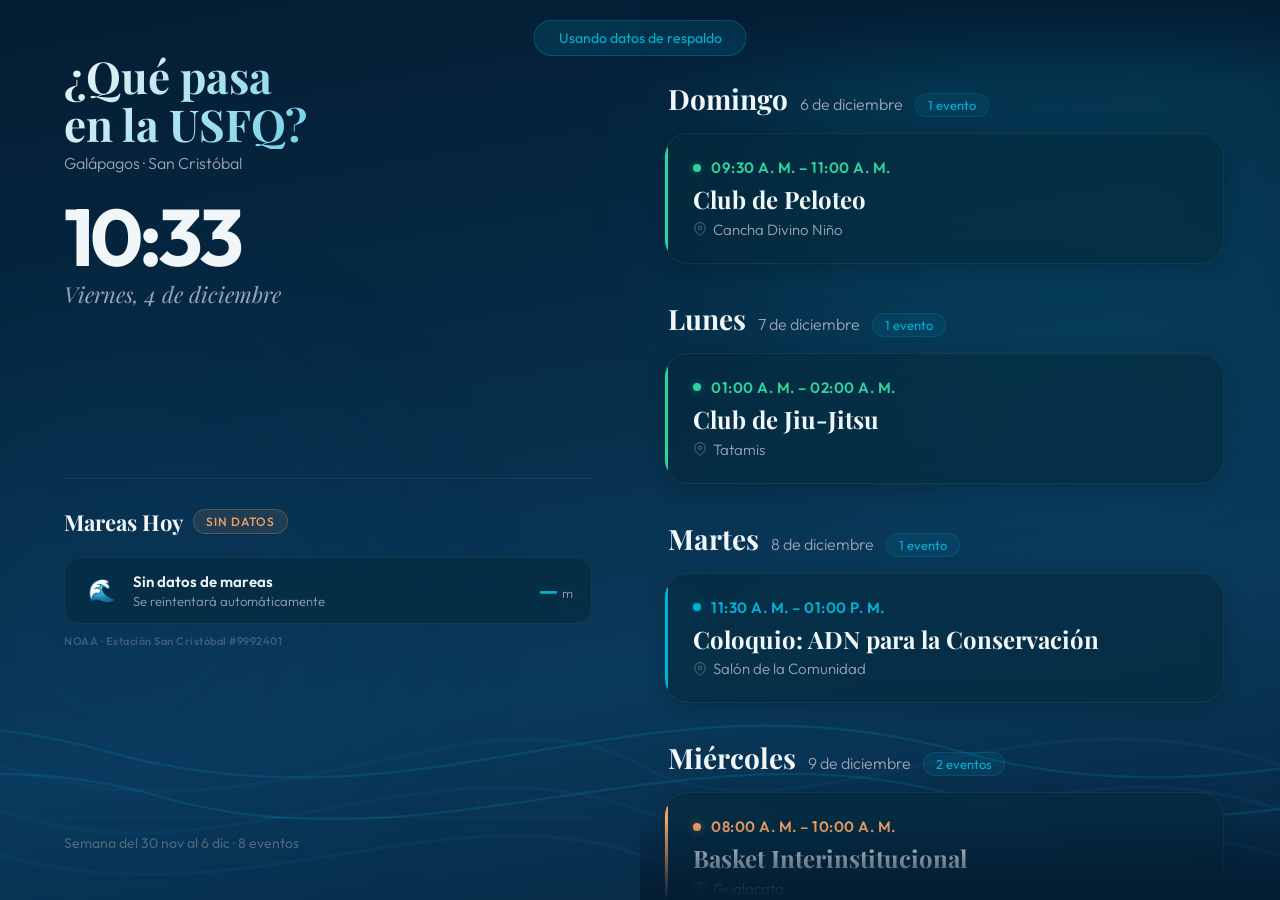
<file: html/index_blue.html>
<!DOCTYPE html>
<html lang="es">
<head>
<meta charset="UTF-8">
<meta name="viewport" content="width=1920,height=1080,initial-scale=1">
<meta http-equiv="Cache-Control" content="no-cache, no-store, must-revalidate">
<meta http-equiv="Pragma" content="no-cache">
<meta http-equiv="Expires" content="0">
<title>Flujo Orgánico — USFQ Galápagos</title>
<link rel="preconnect" href="https://fonts.googleapis.com">
<link rel="preconnect" href="https://fonts.gstatic.com" crossorigin>
<link href="https://fonts.googleapis.com/css2?family=Outfit:wght@300;400;500;600;700&family=Playfair+Display:ital,wght@0,400;0,700;1,400&display=swap" rel="stylesheet">
<style>
  *, *::before, *::after { margin: 0; padding: 0; box-sizing: border-box; }

  :root {
    --color-primary: #0F4C81;
    --color-bg: #041C32;
    --color-surface: rgba(4, 41, 58, 0.55);
    --color-text: #F1F6F9;
    --color-muted: #9BA4B5;
    --color-accent: #00B4D8;
    --color-warning: #F4A261;
    --color-green: #2DD4A0;
    --font-serif: 'Playfair Display', serif;
    --font-sans: 'Outfit', sans-serif;
    --radius-card: 24px;
    --radius-pill: 9999px;
    --shadow-float: 0 8px 32px rgba(0, 0, 0, 0.35);
    --blur-glass: blur(16px);
  }

  html, body {
    width: 100vw; height: 100vh;
    overflow: hidden;
    background: var(--color-bg);
    font-family: var(--font-sans);
    color: var(--color-text);
  }

  /* ===== BACKGROUND ===== */
  .ocean-bg {
    position: fixed; inset: 0; z-index: 0;
    overflow: hidden;
    background: linear-gradient(170deg, #041C32 0%, #062a44 35%, #0a3a5c 70%, #062640 100%);
  }

  .wave-layer {
    position: absolute; bottom: -10%; left: -50%; width: 200%; height: 50%;
    opacity: 0.25;
  }
  .wave-layer path { fill: none; stroke-width: 2; }
  .wave-layer.w1 { animation: waveSlide 40s linear infinite; }
  .wave-layer.w1 path { stroke: var(--color-primary); stroke-width: 3; }
  .wave-layer.w2 { animation: waveSlide 55s linear infinite reverse; bottom: -6%; opacity: 0.15; }
  .wave-layer.w2 path { stroke: var(--color-accent); stroke-width: 2; }

  @keyframes waveSlide {
    0%   { transform: translateX(0); }
    100% { transform: translateX(-50%); }
  }

  .orb {
    position: fixed; border-radius: 50%;
    filter: blur(100px); opacity: 0.10; z-index: 0; pointer-events: none;
  }
  .orb-1 { width: 600px; height: 600px; background: var(--color-accent); top: -15%; right: -5%; animation: orbPulse 14s ease-in-out infinite; }
  .orb-2 { width: 500px; height: 500px; background: var(--color-primary); bottom: 5%; left: -10%; animation: orbPulse 18s ease-in-out infinite reverse; }

  @keyframes orbPulse {
    0%, 100% { transform: scale(1); opacity: 0.08; }
    50%      { transform: scale(1.2); opacity: 0.15; }
  }

  /* Particles */
  .particles { position: fixed; inset: 0; z-index: 1; pointer-events: none; }
  .particle {
    position: absolute; border-radius: 50%;
    background: var(--color-accent); opacity: 0;
    animation: floatUp linear infinite;
  }
  @keyframes floatUp {
    0%   { opacity: 0; transform: translateY(0) translateX(0); }
    10%  { opacity: 0.5; }
    90%  { opacity: 0.5; }
    100% { opacity: 0; transform: translateY(-100vh) translateX(30px); }
  }

  /* ===== LAYOUT ===== */
  .kiosk {
    position: relative; z-index: 10;
    width: 100vw; height: 100vh;
    display: grid;
    grid-template-columns: 1fr 1fr;
    gap: 0;
  }

  /* ===== LEFT PANEL — Info ===== */
  .left-panel {
    display: flex;
    flex-direction: column;
    justify-content: space-between;
    padding: 52px 48px 48px 64px;
  }

  .top-section {
    display: flex;
    flex-direction: column;
    gap: 24px;
  }

  .brand {
    display: flex;
    flex-direction: column;
    gap: 4px;
  }
  .brand h1 {
    font-family: var(--font-serif);
    font-weight: 700;
    font-size: 44px;
    line-height: 1.1;
    background: linear-gradient(135deg, var(--color-text) 0%, var(--color-accent) 100%);
    -webkit-background-clip: text;
    -webkit-text-fill-color: transparent;
    background-clip: text;
  }
  .brand .campus {
    font-family: var(--font-sans);
    font-weight: 300;
    font-size: 16px;
    color: var(--color-muted);
  }

  .clock-block {
    display: flex;
    flex-direction: column;
    gap: 2px;
  }
  .clock-block .time {
    font-family: var(--font-sans);
    font-weight: 700;
    font-size: 80px;
    line-height: 1;
    color: var(--color-text);
    letter-spacing: -4px;
  }
  .clock-block .date-text {
    font-family: var(--font-serif);
    font-style: italic;
    font-weight: 400;
    font-size: 22px;
    color: var(--color-muted);
  }

  /* ===== TIDES SECTION ===== */
  .tides-section {
    border-top: 1px solid rgba(255,255,255,0.06);
    padding-top: 28px;
  }

  .tides-header {
    display: flex;
    align-items: center;
    gap: 10px;
    margin-bottom: 20px;
  }
  .tides-header h2 {
    font-family: var(--font-serif);
    font-weight: 700;
    font-size: 22px;
    color: var(--color-text);
  }
  .tides-header .tide-badge {
    font-family: var(--font-sans);
    font-weight: 500;
    font-size: 12px;
    letter-spacing: 1px;
    text-transform: uppercase;
    padding: 4px 12px;
    border-radius: var(--radius-pill);
  }
  .tide-badge.rising {
    color: var(--color-accent);
    background: rgba(0, 180, 216, 0.1);
    border: 1px solid rgba(0, 180, 216, 0.25);
  }
  .tide-badge.falling {
    color: var(--color-warning);
    background: rgba(244, 162, 97, 0.1);
    border: 1px solid rgba(244, 162, 97, 0.25);
  }

  .tides-list {
    display: flex;
    flex-direction: column;
    gap: 10px;
  }

  .tide-entry {
    background: var(--color-surface);
    border: 1px solid rgba(255,255,255,0.06);
    border-radius: 16px;
    backdrop-filter: var(--blur-glass);
    -webkit-backdrop-filter: var(--blur-glass);
    padding: 14px 18px;
    display: flex;
    align-items: center;
    gap: 14px;
    transition: border-color 0.4s ease;
  }
  .tide-entry:hover {
    border-color: rgba(0, 180, 216, 0.15);
  }
  .tide-entry.is-next {
    border-color: rgba(0, 180, 216, 0.25);
    box-shadow: 0 4px 20px rgba(0, 180, 216, 0.10);
  }

  .tide-icon {
    font-size: 22px;
    width: 36px;
    text-align: center;
    flex-shrink: 0;
  }

  .tide-info {
    flex: 1;
    display: flex;
    flex-direction: column;
    gap: 2px;
  }
  .tide-info .tide-type {
    font-family: var(--font-sans);
    font-weight: 600;
    font-size: 15px;
    color: var(--color-text);
  }
  .tide-info .tide-time {
    font-family: var(--font-sans);
    font-weight: 300;
    font-size: 13px;
    color: var(--color-muted);
  }

  .tide-height {
    font-family: var(--font-sans);
    font-weight: 700;
    font-size: 22px;
    color: var(--color-accent);
    line-height: 1;
  }
  .tide-height .th-unit {
    font-weight: 300;
    font-size: 13px;
    color: var(--color-muted);
  }

  .tide-entry.type-low .tide-height {
    color: var(--color-warning);
  }

  .tides-loading {
    display: flex;
    align-items: center;
    gap: 12px;
    padding: 20px 0;
    color: var(--color-muted);
    font-size: 15px;
  }
  .tides-loading .mini-ring {
    width: 20px; height: 20px;
    border: 2px solid rgba(0,180,216,0.15);
    border-top-color: var(--color-accent);
    border-radius: 50%;
    animation: spin 1s linear infinite;
  }

  .tide-source {
    margin-top: 10px;
    font-family: var(--font-sans);
    font-size: 11px;
    color: rgba(155, 164, 181, 0.35);
    letter-spacing: 0.5px;
    font-weight: 600;
  }

  .week-label {
    font-family: var(--font-sans);
    font-weight: 400;
    font-size: 14px;
    color: rgba(155, 164, 181, 0.45);
    border-top: 1px solid rgba(255,255,255,0.04);
    padding-top: 16px;
  }

  /* ===== RIGHT PANEL — Event List ===== */
  .right-panel {
    position: relative;
    overflow: hidden;
  }

  /* Fade masks top/bottom */
  .right-panel::before,
  .right-panel::after {
    content: '';
    position: absolute;
    left: 0; right: 0;
    height: 80px;
    z-index: 20;
    pointer-events: none;
  }
  .right-panel::before {
    top: 0;
    background: linear-gradient(180deg, var(--color-bg) 0%, transparent 100%);
  }
  .right-panel::after {
    bottom: 0;
    background: linear-gradient(0deg, var(--color-bg) 0%, transparent 100%);
  }

  .scroll-container {
    height: 100%;
    overflow-y: auto;
    padding: 80px 56px 80px 24px;
    scroll-behavior: smooth;
    scrollbar-width: none;
    -ms-overflow-style: none;
  }
  .scroll-container::-webkit-scrollbar { display: none; }

  /* Day section */
  .day-section {
    margin-bottom: 36px;
  }

  .day-header {
    display: flex;
    align-items: baseline;
    gap: 12px;
    margin-bottom: 16px;
    padding-left: 4px;
  }
  .day-header .day-name {
    font-family: var(--font-serif);
    font-weight: 700;
    font-size: 28px;
    color: var(--color-text);
  }
  .day-header .day-name.is-today {
    color: var(--color-warning);
  }
  .day-header .day-date {
    font-family: var(--font-sans);
    font-weight: 300;
    font-size: 16px;
    color: var(--color-muted);
  }
  .day-header .day-count {
    font-family: var(--font-sans);
    font-weight: 400;
    font-size: 13px;
    color: var(--color-accent);
    background: rgba(0, 180, 216, 0.08);
    border: 1px solid rgba(0, 180, 216, 0.15);
    border-radius: var(--radius-pill);
    padding: 3px 12px;
  }

  /* Event card */
  .event-item {
    background: var(--color-surface);
    border: 1px solid rgba(255, 255, 255, 0.06);
    border-radius: var(--radius-card);
    backdrop-filter: var(--blur-glass);
    -webkit-backdrop-filter: var(--blur-glass);
    box-shadow: 0 4px 20px rgba(0, 0, 0, 0.2);
    padding: 24px 28px;
    margin-bottom: 14px;
    position: relative;
    overflow: hidden;
    transition: transform 0.4s cubic-bezier(0.16, 1, 0.3, 1),
                box-shadow 0.4s ease,
                border-color 0.4s ease;
    animation: cardEnter 0.6s cubic-bezier(0.16, 1, 0.3, 1) both;
  }
  .event-item:hover {
    transform: translateY(-2px) scale(1.01);
    box-shadow: 0 8px 32px rgba(0, 0, 0, 0.3);
    border-color: rgba(0, 180, 216, 0.15);
  }

  @keyframes cardEnter {
    from {
      opacity: 0;
      transform: translateY(20px);
    }
    to {
      opacity: 1;
      transform: translateY(0);
    }
  }

  /* Glow line on left */
  .event-item::before {
    content: '';
    position: absolute;
    top: 12px; bottom: 12px; left: 0;
    width: 3px;
    border-radius: 0 3px 3px 0;
  }
  .event-item.type-academico::before { background: var(--color-accent); }
  .event-item.type-club::before { background: var(--color-green); }
  .event-item.type-deporte::before { background: var(--color-warning); }
  .event-item.type-social::before { background: #E879F9; }
  .event-item.type-bienestar::before { background: #34D399; }
  .event-item.type-evento::before { background: var(--color-muted); }

  .event-item .ev-top {
    display: flex;
    align-items: center;
    gap: 10px;
    margin-bottom: 8px;
  }

  .ev-dot {
    width: 8px; height: 8px;
    border-radius: 50%;
    flex-shrink: 0;
  }
  .type-academico .ev-dot { background: var(--color-accent); box-shadow: 0 0 8px rgba(0,180,216,0.4); }
  .type-club .ev-dot { background: var(--color-green); box-shadow: 0 0 8px rgba(45,212,160,0.4); }
  .type-deporte .ev-dot { background: var(--color-warning); box-shadow: 0 0 8px rgba(244,162,97,0.4); }
  .type-social .ev-dot { background: #E879F9; box-shadow: 0 0 8px rgba(232,121,249,0.4); }
  .type-bienestar .ev-dot { background: #34D399; box-shadow: 0 0 8px rgba(52,211,153,0.4); }
  .type-evento .ev-dot { background: var(--color-muted); }

  .ev-time {
    font-family: var(--font-sans);
    font-weight: 600;
    font-size: 15px;
    letter-spacing: 0.5px;
  }
  .type-academico .ev-time { color: var(--color-accent); }
  .type-club .ev-time { color: var(--color-green); }
  .type-deporte .ev-time { color: var(--color-warning); }
  .type-social .ev-time { color: #E879F9; }
  .type-bienestar .ev-time { color: #34D399; }
  .type-evento .ev-time { color: var(--color-muted); }

  .ev-title {
    font-family: var(--font-serif);
    font-weight: 700;
    font-size: 24px;
    line-height: 1.2;
    color: var(--color-text);
    margin-bottom: 6px;
  }

  .ev-location {
    display: flex;
    align-items: center;
    gap: 6px;
    font-family: var(--font-sans);
    font-weight: 300;
    font-size: 15px;
    color: var(--color-muted);
  }
  .ev-location svg { flex-shrink: 0; opacity: 0.6; }

  /* Happening now pulse */
  .event-item.is-now {
    border-color: rgba(0, 180, 216, 0.3);
    box-shadow: 0 4px 24px rgba(0, 180, 216, 0.12);
  }
  .event-item.is-now::after {
    content: 'AHORA';
    position: absolute;
    top: 12px; right: 16px;
    font-family: var(--font-sans);
    font-weight: 600;
    font-size: 11px;
    letter-spacing: 1.5px;
    color: var(--color-accent);
    background: rgba(0, 180, 216, 0.12);
    border: 1px solid rgba(0, 180, 216, 0.25);
    border-radius: var(--radius-pill);
    padding: 4px 12px;
    animation: nowPulse 2s ease-in-out infinite;
  }
  @keyframes nowPulse {
    0%, 100% { opacity: 1; }
    50% { opacity: 0.5; }
  }

  /* Empty state */
  .empty-state {
    display: flex;
    flex-direction: column;
    align-items: center;
    justify-content: center;
    height: 100%;
    text-align: center;
    padding: 60px;
  }
  .empty-state h2 {
    font-family: var(--font-serif);
    font-style: italic;
    font-weight: 400;
    font-size: 32px;
    color: var(--color-muted);
  }
  .empty-state p {
    font-family: var(--font-sans);
    font-weight: 300;
    font-size: 16px;
    color: rgba(155, 164, 181, 0.5);
    margin-top: 12px;
  }

  /* Loading */
  .loading-state {
    display: flex;
    flex-direction: column;
    align-items: center;
    justify-content: center;
    height: 100%;
    gap: 20px;
  }
  .loading-ring {
    width: 48px; height: 48px;
    border: 3px solid rgba(0, 180, 216, 0.12);
    border-top-color: var(--color-accent);
    border-radius: 50%;
    animation: spin 1s linear infinite;
  }
  @keyframes spin { to { transform: rotate(360deg); } }
  .loading-state p {
    font-family: var(--font-sans);
    font-weight: 300;
    font-size: 16px;
    color: var(--color-muted);
  }

  /* Status badge */
  .status-badge {
    position: fixed;
    top: 20px; left: 50%;
    transform: translateX(-50%) translateY(-60px);
    background: rgba(0, 180, 216, 0.12);
    border: 1px solid rgba(0, 180, 216, 0.25);
    border-radius: var(--radius-pill);
    padding: 8px 24px;
    font-family: var(--font-sans);
    font-weight: 400;
    font-size: 14px;
    color: var(--color-accent);
    z-index: 200;
    opacity: 0;
    transition: all 0.6s cubic-bezier(0.16, 1, 0.3, 1);
  }
  .status-badge.visible {
    opacity: 1;
    transform: translateX(-50%) translateY(0);
  }

  /* Stagger animation delays */
  .event-item:nth-child(1) { animation-delay: 0s; }
  .event-item:nth-child(2) { animation-delay: 0.08s; }
  .event-item:nth-child(3) { animation-delay: 0.16s; }
  .event-item:nth-child(4) { animation-delay: 0.24s; }
  .event-item:nth-child(5) { animation-delay: 0.32s; }
  .event-item:nth-child(6) { animation-delay: 0.4s; }

  /* Auto-scroll indicator */
  .scroll-hint {
    position: absolute;
    bottom: 20px;
    left: 50%;
    transform: translateX(-50%);
    z-index: 25;
    display: flex;
    flex-direction: column;
    align-items: center;
    gap: 4px;
    opacity: 0.4;
    animation: hintBounce 2s ease-in-out infinite;
    pointer-events: none;
  }
  .scroll-hint span {
    font-family: var(--font-sans);
    font-size: 12px;
    color: var(--color-muted);
  }
  @keyframes hintBounce {
    0%, 100% { transform: translateX(-50%) translateY(0); }
    50% { transform: translateX(-50%) translateY(6px); }
  }
</style>
</head>
<body>

<!-- Background -->
<div class="ocean-bg">
  <svg class="wave-layer w1" viewBox="0 0 2400 400" preserveAspectRatio="none">
    <path d="M0,200 C150,280 350,120 600,200 C850,280 1050,120 1200,200 C1350,280 1550,120 1800,200 C2050,280 2250,120 2400,200" />
    <path d="M0,240 C200,310 400,170 600,240 C800,310 1000,170 1200,240 C1400,310 1600,170 1800,240 C2000,310 2200,170 2400,240" />
    <path d="M0,280 C180,340 380,220 600,280 C820,340 1020,220 1200,280 C1380,340 1580,220 1800,280 C2020,340 2220,220 2400,280" />
  </svg>
  <svg class="wave-layer w2" viewBox="0 0 2400 400" preserveAspectRatio="none">
    <path d="M0,220 C200,300 400,140 700,220 C1000,300 1200,140 1500,220 C1800,300 2000,140 2400,220" />
    <path d="M0,260 C250,330 500,190 750,260 C1000,330 1250,190 1500,260 C1750,330 2000,190 2400,260" />
  </svg>
</div>

<div class="orb orb-1"></div>
<div class="orb orb-2"></div>
<div class="particles" id="particles"></div>
<div class="status-badge" id="statusBadge"></div>

<!-- Main layout -->
<div class="kiosk">
  <!-- Left: Title + Clock + Sea Conditions -->
  <div class="left-panel">
    <div class="top-section">
      <div class="brand">
        <h1>¿Qué pasa<br>en la USFQ?</h1>
        <div class="campus">Galápagos · San Cristóbal</div>
      </div>
      <div class="clock-block">
        <div class="time" id="clock">--:--</div>
        <div class="date-text" id="dateText">cargando...</div>
      </div>
    </div>

    <div class="tides-section">
      <div class="tides-header">
        <h2>Mareas Hoy</h2>
        <span class="tide-badge" id="tideBadge" style="display:none;">—</span>
      </div>
      <div id="tidesContent">
        <div class="tides-loading">
          <div class="mini-ring"></div>
          Consultando mareas...
        </div>
      </div>
      <div class="tide-source">NOAA · Estación San Cristóbal #9992401</div>
    </div>

    <div class="week-label" id="weekLabel"></div>
  </div>

  <!-- Right: Event list -->
  <div class="right-panel">
    <div class="scroll-container" id="scrollContainer">
      <div id="eventList">
        <div class="loading-state" id="loadingState">
          <div class="loading-ring"></div>
          <p>Conectando con el calendario...</p>
        </div>
      </div>
    </div>
  </div>
</div>

<script>
// ===== CONFIG =====
const ICS_URL = 'https://outlook.office365.com/owa/calendar/71a3663561a843bca1cccea1dffd9fa6@usfq.edu.ec/7755590ea9af4dcb84b49fb91d1b2a0f13028026135859137563/calendar.ics';
const CORS_PROXIES = [
  url => `https://api.codetabs.com/v1/proxy/?quest=${encodeURIComponent(url)}`,
  url => `https://api.allorigins.win/raw?url=${encodeURIComponent(url)}`,
  url => `https://corsproxy.io/?${encodeURIComponent(url)}`,
  url => url  // directo (funciona si se sirve desde servidor local)
];
const REFRESH_INTERVAL = 120000; // 2 minutos
const AUTO_SCROLL_SPEED = 0.4; // px per frame
const AUTO_SCROLL_PAUSE = 8000; // pause at bottom before resetting
const GALAPAGOS_TZ = 'America/Costa_Rica'; // UTC-6, equivalente a Galápagos

const NOAA_ENDPOINT = 'https://api.tidesandcurrents.noaa.gov/api/prod/datagetter';
const NOAA_STATION = '9992401'; // San Cristóbal, Galápagos

let events = [];
let autoScrolling = true;
let scrollPaused = false;
let userInteracted = false;
let userInteractTimer = null;

// ===== CLOCK =====
function updateClock() {
  const now = new Date();
  const opts = { timeZone: GALAPAGOS_TZ };
  document.getElementById('clock').textContent =
    now.toLocaleString('es-EC', { ...opts, hour: '2-digit', minute: '2-digit', hour12: false });

  const day = now.toLocaleString('es-EC', { ...opts, weekday: 'long' });
  const d = now.toLocaleString('es-EC', { ...opts, day: 'numeric' });
  const m = now.toLocaleString('es-EC', { ...opts, month: 'long' });
  document.getElementById('dateText').textContent =
    `${day.charAt(0).toUpperCase() + day.slice(1)}, ${d} de ${m}`;
}
setInterval(updateClock, 1000);
updateClock();

// ===== PARTICLES =====
(function createParticles() {
  const c = document.getElementById('particles');
  for (let i = 0; i < 18; i++) {
    const p = document.createElement('div');
    p.className = 'particle';
    p.style.left = Math.random() * 100 + '%';
    p.style.bottom = '-10px';
    const size = (2 + Math.random() * 3) + 'px';
    p.style.width = size; p.style.height = size;
    p.style.animationDuration = (18 + Math.random() * 25) + 's';
    p.style.animationDelay = (-Math.random() * 30) + 's';
    c.appendChild(p);
  }
})();

// ===== ICS PARSER =====
function parseICS(text) {
  const vevents = [];
  const blocks = text.split('BEGIN:VEVENT');
  blocks.shift();

  for (const block of blocks) {
    const raw = block.split('END:VEVENT')[0];
    const unfolded = raw.replace(/\r?\n[ \t]/g, '');
    const lines = unfolded.split(/\r?\n/);
    const ev = {};

    for (const line of lines) {
      const ci = line.indexOf(':');
      if (ci < 0) continue;
      const keyPart = line.substring(0, ci);
      const value = line.substring(ci + 1);
      const key = keyPart.split(';')[0].trim();

      if (key === 'SUMMARY') ev.summary = value.replace(/\\n/g, ' ').replace(/\\,/g, ',').trim();
      if (key === 'DTSTART') ev.dtstart = parseICSDate(value, keyPart);
      if (key === 'DTEND') ev.dtend = parseICSDate(value, keyPart);
      if (key === 'LOCATION') ev.location = value.replace(/\\n/g, ' ').replace(/\\,/g, ',').trim();
      if (key === 'DESCRIPTION') ev.description = value.replace(/\\n/g, '\n').replace(/\\,/g, ',').trim();
      if (key === 'RRULE') ev.rrule = value;
    }
    if (ev.summary && ev.dtstart) vevents.push(ev);
  }
  return expandAndSort(vevents);
}

function parseICSDate(value, keyPart) {
  const isDate = keyPart.includes('VALUE=DATE') || (value.length === 8 && !value.includes('T'));
  const clean = value.replace('Z', '');

  // Eventos de día completo: anclar a Galápagos UTC-6
  if (isDate) return new Date(clean.slice(0,4)+'-'+clean.slice(4,6)+'-'+clean.slice(6,8)+'T00:00:00-06:00');

  const y=clean.slice(0,4), mo=clean.slice(4,6), d=clean.slice(6,8);
  const h=clean.slice(9,11), mi=clean.slice(11,13), s=clean.slice(13,15)||'00';

  // Si termina en Z → UTC explícito
  if (value.endsWith('Z')) return new Date(`${y}-${mo}-${d}T${h}:${mi}:${s}Z`);

  // Resolver offset según TZID de Microsoft
  const offset = resolveMicrosoftTZID(keyPart);
  return new Date(`${y}-${mo}-${d}T${h}:${mi}:${s}${offset}`);
}

function resolveMicrosoftTZID(keyPart) {
  const tzMatch = keyPart.match(/TZID="([^"]+)"/) || keyPart.match(/TZID=([^;:]+)/);
  if (!tzMatch) return '-06:00'; // sin TZID → asumir Galápagos

  const tz = tzMatch[1].toLowerCase();

  // UTC variants
  if (tz.includes('utc') || tz.includes('greenwich') || tz.includes('gmt standard'))
    return '+00:00';

  // UTC-6 sin DST (Galápagos, Centro América, Saskatchewan)
  if (tz.includes('central america') || tz.includes('canada central'))
    return '-06:00';

  // US Central (con DST, pero para Galápagos tratamos como -06:00)
  if (tz.includes('central standard') || tz.includes('central time'))
    return '-06:00';

  // Ecuador continental / Colombia / Perú = UTC-5
  if (tz.includes('sa pacific') || tz.includes('colombia') || tz.includes('lima') || tz.includes('bogota') || tz.includes('guayaquil'))
    return '-05:00';

  // US Eastern = UTC-5 (sin considerar DST para simplicidad)
  if (tz.includes('eastern'))
    return '-05:00';

  // Fallback: Galápagos UTC-6
  return '-06:00';
}

function getWeekBounds() {
  const now = new Date();
  const day = now.getDay();
  const diffToMon = day === 0 ? -6 : 1 - day;
  const monday = new Date(now);
  monday.setDate(now.getDate() + diffToMon);
  monday.setHours(0,0,0,0);
  const sunday = new Date(monday);
  sunday.setDate(monday.getDate() + 6);
  sunday.setHours(23,59,59,999);
  return { monday, sunday };
}

function expandAndSort(vevents) {
  const { monday, sunday } = getWeekBounds();
  let expanded = [];
  for (const ev of vevents) {
    if (ev.rrule) {
      expanded.push(...expandRRule(ev, monday, sunday));
    } else if (ev.dtstart >= monday && ev.dtstart <= sunday) {
      expanded.push({ ...ev });
    }
  }
  const seen = new Set();
  expanded = expanded.filter(ev => {
    const key = ev.summary + '|' + ev.dtstart.toISOString().slice(0,16);
    if (seen.has(key)) return false;
    seen.add(key); return true;
  });
  return expanded.sort((a, b) => a.dtstart - b.dtstart);
}

function expandRRule(ev, from, to) {
  const rule = {};
  ev.rrule.split(';').forEach(p => { const [k,v] = p.split('='); rule[k] = v; });
  const instances = [];
  const freq = rule.FREQ;
  const until = rule.UNTIL ? parseICSDate(rule.UNTIL, '') : to;
  const count = rule.COUNT ? parseInt(rule.COUNT) : 200;
  const interval = rule.INTERVAL ? parseInt(rule.INTERVAL) : 1;
  const byDay = rule.BYDAY ? rule.BYDAY.split(',') : null;
  const dayMap = { SU:0, MO:1, TU:2, WE:3, TH:4, FR:5, SA:6 };
  let cursor = new Date(ev.dtstart);
  let gen = 0;
  const dur = ev.dtend ? (ev.dtend - ev.dtstart) : 3600000;
  while (cursor <= until && cursor <= to && gen < count) {
    if (cursor >= from) {
      let inc = true;
      if (byDay) inc = byDay.some(d => dayMap[d] === cursor.getDay());
      if (inc) {
        instances.push({ ...ev, dtstart: new Date(cursor), dtend: new Date(cursor.getTime()+dur), rrule: undefined });
        gen++;
      }
    }
    if (freq === 'DAILY') cursor.setDate(cursor.getDate() + 1);
    else if (freq === 'WEEKLY') {
      cursor.setDate(cursor.getDate() + (byDay && byDay.length > 1 ? 1 : 7 * interval));
    } else if (freq === 'MONTHLY') cursor.setMonth(cursor.getMonth() + interval);
    else cursor.setDate(cursor.getDate() + 1);
  }
  return instances;
}

// ===== FETCH =====
function bustCache(url) {
  // Agregar timestamp para evitar caché de proxies
  const sep = url.includes('?') ? '&' : '?';
  return url + sep + '_t=' + Date.now();
}

async function fetchCalendar() {
  showStatus('Actualizando...');
  for (const proxy of CORS_PROXIES) {
    try {
      const url = bustCache(proxy(ICS_URL));
      const resp = await fetch(url, { cache: 'no-store' });
      const text = await resp.text();
      if (!text.includes('BEGIN:VCALENDAR')) continue;
      const parsed = parseICS(text);
      if (parsed.length > 0) {
        events = parsed;
        showStatus(`${events.length} eventos esta semana`);
        setTimeout(hideStatus, 3000);
        return true;
      }
    } catch(e) { continue; }
  }
  showStatus('Usando datos de respaldo');
  setTimeout(hideStatus, 3000);
  useFallbackData();
  return false;
}

function useFallbackData() {
  const nxt = (dow, h, m) => {
    const now = new Date(), d = new Date(now);
    const diff = (dow - d.getDay() + 7) % 7;
    d.setDate(d.getDate() + (diff === 0 && d.getHours() >= h ? 7 : diff));
    d.setHours(h, m, 0, 0); return d;
  };
  events = [
    { summary: 'Club de Jiu-Jitsu', dtstart: nxt(1,7,0), dtend: nxt(1,8,0), location: 'Tatamis' },
    { summary: 'Coloquio: ADN para la Conservación', dtstart: nxt(2,17,30), dtend: nxt(2,19,0), location: 'Salón de la Comunidad' },
    { summary: 'Club de Yoga', dtstart: nxt(3,18,0), dtend: nxt(3,19,30), location: 'Terraza USFQ' },
    { summary: 'Basket Interinstitucional', dtstart: nxt(3,14,0), dtend: nxt(3,16,0), location: 'Gualacata' },
    { summary: 'TardeDePelis', dtstart: nxt(4,17,30), dtend: nxt(4,19,30), location: 'Salón de la Comunidad' },
    { summary: 'Club Alfa Training', dtstart: nxt(5,12,30), dtend: nxt(5,13,30), location: 'Banderas – Lobería – Playa Mann' },
    { summary: 'Club Creative Lab', dtstart: nxt(5,16,0), dtend: nxt(5,18,0), location: 'Pérgola' },
    { summary: 'Club de Peloteo', dtstart: nxt(0,15,30), dtend: nxt(0,17,0), location: 'Cancha Divino Niño' },
  ].sort((a,b) => a.dtstart - b.dtstart);
}

// ===== RENDER =====
function renderEvents() {
  const list = document.getElementById('eventList');
  list.innerHTML = '';

  if (events.length === 0) {
    list.innerHTML = `<div class="empty-state"><h2>No hay eventos esta semana</h2><p>El calendario se actualiza automáticamente</p></div>`;
    return;
  }

  // Group by day
  const groups = new Map();
  const now = new Date();
  events.forEach(ev => {
    const key = ev.dtstart.toDateString();
    if (!groups.has(key)) groups.set(key, []);
    groups.get(key).push(ev);
  });

  let cardIndex = 0;
  groups.forEach((dayEvents, dateKey) => {
    const section = document.createElement('div');
    section.className = 'day-section';

    const d = dayEvents[0].dtstart;
    const dayLabel = getRelativeDay(d);
    const isToday = isSameDay(d, now);
    const dateStr = d.toLocaleDateString('es-EC', { day: 'numeric', month: 'long', timeZone: GALAPAGOS_TZ });

    section.innerHTML = `
      <div class="day-header">
        <span class="day-name ${isToday ? 'is-today' : ''}">${dayLabel}</span>
        <span class="day-date">${dateStr}</span>
        <span class="day-count">${dayEvents.length} evento${dayEvents.length > 1 ? 's' : ''}</span>
      </div>`;

    dayEvents.forEach(ev => {
      const typeClass = 'type-' + detectType(ev.summary);
      const isNow = isHappeningNow(ev, now);
      const card = document.createElement('div');
      card.className = `event-item ${typeClass}${isNow ? ' is-now' : ''}`;
      card.style.animationDelay = (cardIndex * 0.07) + 's';

      card.innerHTML = `
        <div class="ev-top">
          <div class="ev-dot"></div>
          <span class="ev-time">${formatTime(ev.dtstart)}${ev.dtend ? ' – ' + formatTime(ev.dtend) : ''}</span>
        </div>
        <div class="ev-title">${cleanTitle(ev.summary)}</div>
        ${ev.location ? `
        <div class="ev-location">
          <svg width="14" height="14" fill="none" stroke="currentColor" stroke-width="1.5" viewBox="0 0 24 24">
            <path d="M21 10c0 7-9 13-9 13s-9-6-9-13a9 9 0 0118 0z"/><circle cx="12" cy="10" r="3"/>
          </svg>
          ${ev.location.replace(/📍\s?/, '')}
        </div>` : ''}`;
      section.appendChild(card);
      cardIndex++;
    });

    list.appendChild(section);
  });

  // Update week label
  const { monday, sunday } = getWeekBounds();
  const mFmt = monday.toLocaleDateString('es-EC', { day: 'numeric', month: 'short' });
  const sFmt = sunday.toLocaleDateString('es-EC', { day: 'numeric', month: 'short' });
  document.getElementById('weekLabel').textContent =
    `Semana del ${mFmt} al ${sFmt} · ${events.length} eventos`;
}

// ===== AUTO-SCROLL =====
function setupAutoScroll() {
  const container = document.getElementById('scrollContainer');
  let direction = 1;
  let pauseTimeout = null;

  // Pause auto-scroll on user interaction
  container.addEventListener('wheel', onUserInteract, { passive: true });
  container.addEventListener('touchstart', onUserInteract, { passive: true });
  container.addEventListener('mousedown', onUserInteract);

  function onUserInteract() {
    userInteracted = true;
    clearTimeout(userInteractTimer);
    userInteractTimer = setTimeout(() => { userInteracted = false; }, 15000);
  }

  function scrollStep() {
    if (userInteracted) {
      requestAnimationFrame(scrollStep);
      return;
    }

    const maxScroll = container.scrollHeight - container.clientHeight;
    if (maxScroll <= 0) {
      requestAnimationFrame(scrollStep);
      return;
    }

    if (!scrollPaused) {
      container.scrollTop += AUTO_SCROLL_SPEED * direction;

      // Hit bottom
      if (container.scrollTop >= maxScroll - 1) {
        scrollPaused = true;
        clearTimeout(pauseTimeout);
        pauseTimeout = setTimeout(() => {
          direction = -1;
          scrollPaused = false;
        }, AUTO_SCROLL_PAUSE);
      }
      // Hit top
      if (container.scrollTop <= 1 && direction === -1) {
        scrollPaused = true;
        clearTimeout(pauseTimeout);
        pauseTimeout = setTimeout(() => {
          direction = 1;
          scrollPaused = false;
        }, AUTO_SCROLL_PAUSE);
      }
    }

    requestAnimationFrame(scrollStep);
  }

  requestAnimationFrame(scrollStep);
}

// ===== HELPERS =====
function formatTime(d) {
  return d.toLocaleTimeString('es-EC', { hour: '2-digit', minute: '2-digit', hour12: true, timeZone: GALAPAGOS_TZ }).toUpperCase();
}

function isSameDay(a, b) {
  return a.toDateString() === b.toDateString();
}

function getRelativeDay(d) {
  const now = new Date();
  const today = new Date(now.getFullYear(), now.getMonth(), now.getDate());
  const target = new Date(d.getFullYear(), d.getMonth(), d.getDate());
  const diff = Math.round((target - today) / 86400000);
  if (diff === 0) return 'Hoy';
  if (diff === 1) return 'Mañana';
  if (diff === -1) return 'Ayer';
  const name = d.toLocaleDateString('es-EC', { weekday: 'long', timeZone: GALAPAGOS_TZ });
  return name.charAt(0).toUpperCase() + name.slice(1);
}

function isHappeningNow(ev, now) {
  return ev.dtstart <= now && ev.dtend && ev.dtend >= now;
}

function cleanTitle(s) {
  return (s || 'Evento').trim();
}

function detectType(summary) {
  const s = summary.toLowerCase();
  if (s.includes('coloquio') || s.includes('taller') || s.includes('charla') || s.includes('seminario')) return 'academico';
  if (s.includes('club') || s.includes('training') || s.includes('creative')) return 'club';
  if (s.includes('basket') || s.includes('peloteo') || s.includes('jiu') || s.includes('alfa')) return 'deporte';
  if (s.includes('pelis') || s.includes('pizza') || s.includes('celebra') || s.includes('almuerzo')) return 'social';
  if (s.includes('mental') || s.includes('salud') || s.includes('bienestar') || s.includes('yoga')) return 'bienestar';
  return 'evento';
}

function showStatus(msg) {
  const el = document.getElementById('statusBadge');
  el.textContent = msg;
  el.classList.add('visible');
}
function hideStatus() {
  document.getElementById('statusBadge').classList.remove('visible');
}

// ===== TIDES — NOAA API =====
async function fetchTides() {
  try {
    const now = new Date();
    const dateStr = now.toLocaleDateString('en-CA', { timeZone: GALAPAGOS_TZ }).replace(/-/g, '');
    const url = `${NOAA_ENDPOINT}?begin_date=${dateStr}&end_date=${dateStr}&station=${NOAA_STATION}&product=predictions&datum=MLLW&time_zone=lst&interval=hilo&units=metric&format=json`;

    const resp = await fetch(url, { cache: 'no-cache' });
    if (!resp.ok) throw new Error('NOAA API error ' + resp.status);
    const data = await resp.json();

    if (data.predictions && data.predictions.length > 0) {
      renderTides(data.predictions);
    } else {
      renderTidesFallback();
    }
  } catch (e) {
    console.warn('NOAA tides error:', e);
    renderTidesFallback();
  }
}

function renderTides(predictions) {
  const container = document.getElementById('tidesContent');
  const badge = document.getElementById('tideBadge');
  const now = new Date();

  // Determinar la próxima marea
  let nextIdx = -1;
  for (let i = 0; i < predictions.length; i++) {
    const tideTime = parseTideTime(predictions[i].t);
    if (tideTime > now) { nextIdx = i; break; }
  }

  // Determinar si la marea está subiendo o bajando
  let tidePhase = 'rising';
  if (nextIdx >= 0) {
    tidePhase = predictions[nextIdx].type === 'H' ? 'rising' : 'falling';
  }

  badge.textContent = tidePhase === 'rising' ? 'Subiendo' : 'Bajando';
  badge.className = 'tide-badge ' + tidePhase;
  badge.style.display = 'inline-block';

  let html = '<div class="tides-list">';

  predictions.forEach((p, i) => {
    const isHigh = p.type === 'H';
    const isNext = i === nextIdx;
    const height = parseFloat(p.v).toFixed(2);
    const timeParts = p.t.split(' ');
    const timeStr = timeParts[1]; // "HH:MM"
    const tideTime = parseTideTime(p.t);
    const isPast = tideTime < now;

    html += `
      <div class="tide-entry ${isHigh ? 'type-high' : 'type-low'}${isNext ? ' is-next' : ''}" style="${isPast && !isNext ? 'opacity: 0.45;' : ''}">
        <div class="tide-icon">${isHigh ? '🌊' : '🏖️'}</div>
        <div class="tide-info">
          <span class="tide-type">${isHigh ? 'Pleamar' : 'Bajamar'}${isNext ? ' — próxima' : ''}</span>
          <span class="tide-time">${timeStr} h</span>
        </div>
        <div class="tide-height">${height} <span class="th-unit">m</span></div>
      </div>`;
  });

  html += '</div>';
  container.innerHTML = html;
}

function parseTideTime(tStr) {
  // tStr = "2026-03-31 05:12"
  const [datePart, timePart] = tStr.split(' ');
  // NOAA lst = hora local de la estación (Galápagos = UTC-6)
  return new Date(`${datePart}T${timePart}:00-06:00`);
}

function renderTidesFallback() {
  const container = document.getElementById('tidesContent');
  container.innerHTML = `
    <div class="tides-list">
      <div class="tide-entry type-high">
        <div class="tide-icon">🌊</div>
        <div class="tide-info">
          <span class="tide-type">Sin datos de mareas</span>
          <span class="tide-time">Se reintentará automáticamente</span>
        </div>
        <div class="tide-height">— <span class="th-unit">m</span></div>
      </div>
    </div>`;

  const badge = document.getElementById('tideBadge');
  badge.textContent = 'Sin datos';
  badge.className = 'tide-badge falling';
  badge.style.display = 'inline-block';
}

// ===== INIT =====
async function init() {
  // Launch both fetches in parallel
  const [_cal, _tides] = await Promise.allSettled([
    fetchCalendar(),
    fetchTides()
  ]);

  renderEvents();
  setupAutoScroll();

  // Refresh calendar every 10 min
  setInterval(async () => {
    await fetchCalendar();
    renderEvents();
  }, REFRESH_INTERVAL);

  // Refresh tides every hour
  setInterval(fetchTides, 3600000);

  // Re-check "now" status every minute
  setInterval(() => {
    renderEvents();
  }, 60000);
}

init();
</script>
</body>
</html>
</file>
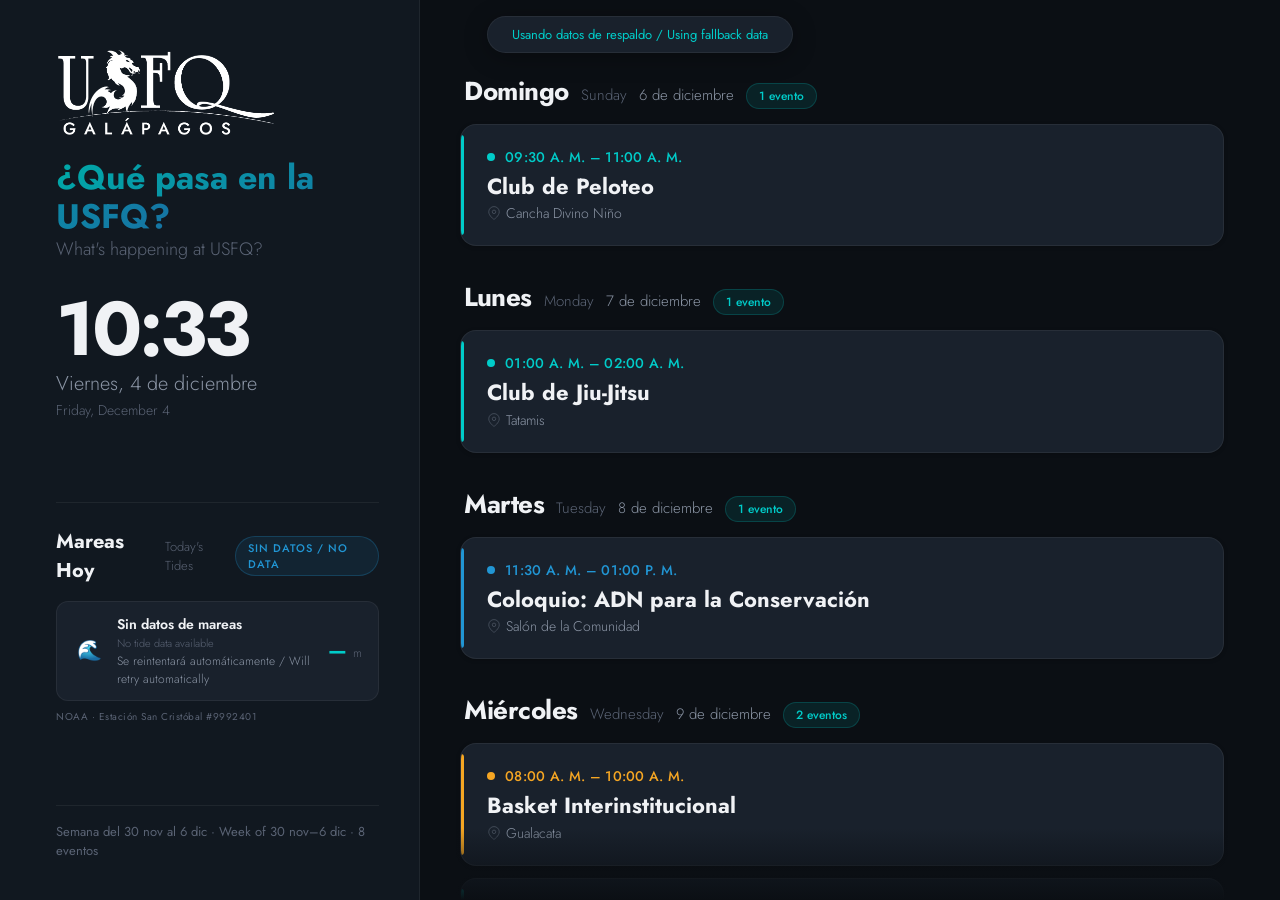
<file: html/index_dark_logo.html>
<!DOCTYPE html>
<html lang="es">
<head>
<meta charset="UTF-8">
<meta name="viewport" content="width=1920,height=1080,initial-scale=1">
<meta http-equiv="Cache-Control" content="no-cache, no-store, must-revalidate">
<meta http-equiv="Pragma" content="no-cache">
<meta http-equiv="Expires" content="0">
<title>¿Qué pasa en la USFQ? — Galápagos</title>
<link rel="preconnect" href="https://fonts.googleapis.com">
<link rel="preconnect" href="https://fonts.gstatic.com" crossorigin>
<link href="https://fonts.googleapis.com/css2?family=Jost:wght@300;400;500;700&display=swap" rel="stylesheet">
<style>
  *, *::before, *::after { margin: 0; padding: 0; box-sizing: border-box; }

  :root {
    /* Cromática USFQ Galápagos — Dark */
    --verde-galapagos: #00A9A8;
    --azul-pacifico:   #1672A3;
    --verde-bright:    #00CCC9;
    --azul-bright:     #2196D4;
    --negro-corp:      #0B0F14;
    --superficie-1:    #111820;
    --superficie-2:    #19212C;
    --superficie-3:    #212B38;
    --borde:           rgba(255, 255, 255, 0.06);
    --borde-hover:     rgba(255, 255, 255, 0.12);
    --texto-primario:  #F0F2F5;
    --texto-secundario:#8B95A5;
    --texto-terciario: #5A6374;
    --gradiente:       linear-gradient(135deg, #00A9A8 0%, #1672A3 100%);
    --gradiente-sutil: linear-gradient(135deg, rgba(0,169,168,0.15) 0%, rgba(22,114,163,0.15) 100%);

    /* Colores de tipo de evento */
    --type-academico:  #2196D4;
    --type-club:       #00CCC9;
    --type-deporte:    #F5A623;
    --type-social:     #B07FE0;
    --type-bienestar:  #34D399;
    --type-evento:     #8B95A5;

    /* Tipografía */
    --font: 'Jost', sans-serif;
    --radius: 16px;
    --radius-pill: 9999px;
  }

  html, body {
    width: 100vw; height: 100vh;
    overflow: hidden;
    background: var(--negro-corp);
    font-family: var(--font);
    color: var(--texto-primario);
  }

  /* ===== BACKGROUND ===== */
  .bg-pattern {
    position: fixed; inset: 0; z-index: 0;
    pointer-events: none; overflow: hidden;
  }
  .bg-gradient-strip {
    position: absolute;
    top: 0; left: 0; right: 0;
    height: 3px;
    background: var(--gradiente);
  }
  .bg-orb {
    position: absolute;
    border-radius: 50%;
    filter: blur(140px);
    pointer-events: none;
  }
  .bg-orb-1 { width: 900px; height: 900px; background: var(--verde-galapagos); opacity: 0.05; top: -25%; right: -10%; }
  .bg-orb-2 { width: 700px; height: 700px; background: var(--azul-pacifico);   opacity: 0.05; bottom: -20%; left: -8%; }

  /* ===== LAYOUT ===== */
  .kiosk {
    position: relative; z-index: 10;
    width: 100vw; height: 100vh;
    display: grid;
    grid-template-columns: 420px 1fr;
  }

  /* ===== LEFT PANEL ===== */
  .left-panel {
    display: flex;
    flex-direction: column;
    justify-content: space-between;
    padding: 48px 40px 40px 56px;
    border-right: 1px solid var(--borde);
    background: var(--superficie-1);
  }

  .top-section { display: flex; flex-direction: column; gap: 32px; }

  .brand { display: flex; flex-direction: column; gap: 20px; }
  .brand-logo { width: 220px; height: auto; }
  .brand-title {
    font-weight: 700; font-size: 34px; line-height: 1.15;
  }
  .brand-title .es { color: var(--texto-primario); }
  .brand-title .en {
    display: block;
    font-weight: 300; font-size: 18px;
    color: var(--texto-terciario);
    margin-top: 2px;
  }
  .brand-title span.grad {
    background: var(--gradiente);
    -webkit-background-clip: text;
    -webkit-text-fill-color: transparent;
    background-clip: text;
  }

  .clock-block { display: flex; flex-direction: column; gap: 2px; }
  .clock-block .time {
    font-weight: 700; font-size: 76px; line-height: 1;
    color: var(--texto-primario); letter-spacing: -3px;
  }
  .clock-block .date-text {
    font-weight: 300; font-size: 20px; color: var(--texto-secundario);
  }
  .clock-block .date-en {
    font-weight: 300; font-size: 14px; color: var(--texto-terciario);
  }

  /* ===== TIDES ===== */
  .tides-section {
    border-top: 1px solid var(--borde);
    padding-top: 24px;
  }
  .tides-header { display: flex; align-items: center; gap: 10px; margin-bottom: 16px; }
  .tides-header h2 { font-weight: 700; font-size: 20px; color: var(--texto-primario); }
  .tides-header .tides-en { font-weight: 300; font-size: 13px; color: var(--texto-terciario); margin-left: 2px; }

  .tide-badge {
    font-weight: 500; font-size: 11px; letter-spacing: 1px;
    text-transform: uppercase; padding: 3px 12px;
    border-radius: var(--radius-pill);
  }
  .tide-badge.rising {
    color: var(--verde-bright);
    background: rgba(0, 204, 201, 0.1);
    border: 1px solid rgba(0, 204, 201, 0.25);
  }
  .tide-badge.falling {
    color: var(--azul-bright);
    background: rgba(33, 150, 212, 0.1);
    border: 1px solid rgba(33, 150, 212, 0.25);
  }

  .tides-list { display: flex; flex-direction: column; gap: 8px; }

  .tide-entry {
    background: var(--superficie-2);
    border: 1px solid var(--borde);
    border-radius: 12px;
    padding: 12px 16px;
    display: flex; align-items: center; gap: 12px;
    transition: border-color 0.3s ease;
  }
  .tide-entry.is-next {
    border-color: rgba(0, 204, 201, 0.4);
    background: rgba(0, 169, 168, 0.06);
    box-shadow: 0 2px 16px rgba(0, 169, 168, 0.1);
  }
  .tide-icon { font-size: 20px; width: 32px; text-align: center; flex-shrink: 0; }
  .tide-info { flex: 1; display: flex; flex-direction: column; gap: 1px; }
  .tide-info .tide-type { font-weight: 600; font-size: 14px; color: var(--texto-primario); }
  .tide-info .tide-type-en { font-weight: 300; font-size: 11px; color: var(--texto-terciario); }
  .tide-info .tide-time { font-weight: 300; font-size: 12px; color: var(--texto-secundario); }
  .tide-height { font-weight: 700; font-size: 20px; color: var(--verde-bright); }
  .tide-entry.type-low .tide-height { color: var(--azul-bright); }
  .tide-height .th-unit { font-weight: 300; font-size: 12px; color: var(--texto-terciario); }

  .tides-loading { display: flex; align-items: center; gap: 10px; padding: 16px 0; color: var(--texto-secundario); font-size: 14px; }
  .tides-loading .mini-ring {
    width: 18px; height: 18px;
    border: 2px solid var(--superficie-3);
    border-top-color: var(--verde-galapagos);
    border-radius: 50%;
    animation: spin 1s linear infinite;
  }
  .tide-source { margin-top: 8px; font-size: 10px; color: var(--texto-terciario); letter-spacing: 0.5px; }
  .week-label { font-weight: 400; font-size: 13px; color: var(--texto-terciario); border-top: 1px solid var(--borde); padding-top: 16px; }

  /* ===== RIGHT PANEL ===== */
  .right-panel {
    position: relative; overflow: hidden;
    background: var(--negro-corp);
  }
  .right-panel::before, .right-panel::after {
    content: ''; position: absolute;
    left: 0; right: 0; height: 72px;
    z-index: 20; pointer-events: none;
  }
  .right-panel::before { top: 0; background: linear-gradient(180deg, var(--negro-corp) 0%, transparent 100%); }
  .right-panel::after  { bottom: 0; background: linear-gradient(0deg, var(--negro-corp) 0%, transparent 100%); }

  .scroll-container {
    height: 100%; overflow-y: auto;
    padding: 72px 56px 72px 40px;
    scroll-behavior: smooth; scrollbar-width: none;
  }
  .scroll-container::-webkit-scrollbar { display: none; }

  /* ===== DAY SECTION ===== */
  .day-section { margin-bottom: 32px; }
  .day-header { display: flex; align-items: baseline; gap: 12px; margin-bottom: 14px; padding-left: 4px; }
  .day-header .day-name { font-weight: 700; font-size: 26px; color: var(--texto-primario); letter-spacing: -0.5px; }
  .day-header .day-name.is-today {
    background: var(--gradiente);
    -webkit-background-clip: text;
    -webkit-text-fill-color: transparent;
    background-clip: text;
  }
  .day-header .day-name-en { font-weight: 300; font-size: 15px; color: var(--texto-terciario); }
  .day-header .day-date { font-weight: 300; font-size: 15px; color: var(--texto-secundario); }
  .day-header .day-count {
    font-weight: 500; font-size: 12px;
    color: var(--verde-bright);
    background: rgba(0, 204, 201, 0.1);
    border: 1px solid rgba(0, 204, 201, 0.2);
    border-radius: var(--radius-pill); padding: 3px 12px;
  }

  /* ===== EVENT CARD ===== */
  .event-item {
    background: var(--superficie-2);
    border: 1px solid var(--borde);
    border-radius: var(--radius);
    box-shadow: 0 1px 4px rgba(0, 0, 0, 0.2);
    padding: 22px 26px; margin-bottom: 12px;
    position: relative; overflow: hidden;
    transition: transform 0.3s ease, box-shadow 0.3s ease, border-color 0.3s ease;
    animation: cardEnter 0.5s cubic-bezier(0.16, 1, 0.3, 1) both;
  }
  .event-item:hover {
    transform: translateY(-1px);
    box-shadow: 0 4px 20px rgba(0, 0, 0, 0.3);
    border-color: var(--borde-hover);
  }
  @keyframes cardEnter {
    from { opacity: 0; transform: translateY(14px); }
    to   { opacity: 1; transform: translateY(0); }
  }

  /* Left accent bar */
  .event-item::before {
    content: ''; position: absolute;
    top: 10px; bottom: 10px; left: 0;
    width: 3px; border-radius: 0 3px 3px 0;
  }
  .event-item.type-academico::before { background: var(--type-academico); }
  .event-item.type-club::before      { background: var(--type-club); }
  .event-item.type-deporte::before   { background: var(--type-deporte); }
  .event-item.type-social::before    { background: var(--type-social); }
  .event-item.type-bienestar::before { background: var(--type-bienestar); }
  .event-item.type-evento::before    { background: var(--type-evento); }

  .ev-top { display: flex; align-items: center; gap: 10px; margin-bottom: 6px; }
  .ev-dot { width: 8px; height: 8px; border-radius: 50%; flex-shrink: 0; }
  .type-academico .ev-dot { background: var(--type-academico); }
  .type-club .ev-dot      { background: var(--type-club); }
  .type-deporte .ev-dot   { background: var(--type-deporte); }
  .type-social .ev-dot    { background: var(--type-social); }
  .type-bienestar .ev-dot { background: var(--type-bienestar); }
  .type-evento .ev-dot    { background: var(--type-evento); }

  .ev-time { font-weight: 500; font-size: 14px; letter-spacing: 0.3px; }
  .type-academico .ev-time { color: var(--type-academico); }
  .type-club .ev-time      { color: var(--type-club); }
  .type-deporte .ev-time   { color: var(--type-deporte); }
  .type-social .ev-time    { color: var(--type-social); }
  .type-bienestar .ev-time { color: var(--type-bienestar); }
  .type-evento .ev-time    { color: var(--type-evento); }

  .ev-title { font-weight: 700; font-size: 22px; line-height: 1.2; color: var(--texto-primario); margin-bottom: 4px; }
  .ev-location {
    display: flex; align-items: center; gap: 5px;
    font-weight: 300; font-size: 14px; color: var(--texto-secundario);
  }
  .ev-location svg { flex-shrink: 0; opacity: 0.4; }

  /* Happening now */
  .event-item.is-now {
    border-color: rgba(0, 204, 201, 0.4);
    box-shadow: 0 2px 20px rgba(0, 169, 168, 0.12);
  }
  .event-item.is-now::after {
    content: 'AHORA / NOW';
    position: absolute;
    top: 10px; right: 14px;
    font-weight: 700; font-size: 10px; letter-spacing: 2px;
    color: var(--negro-corp);
    background: var(--gradiente);
    border-radius: var(--radius-pill);
    padding: 4px 14px;
    animation: nowPulse 2s ease-in-out infinite;
  }
  @keyframes nowPulse { 0%, 100% { opacity: 1; } 50% { opacity: 0.6; } }

  /* Empty & Loading */
  .empty-state {
    display: flex; flex-direction: column;
    align-items: center; justify-content: center;
    height: 100%; text-align: center; padding: 60px;
  }
  .empty-state h2 { font-weight: 300; font-size: 28px; color: var(--texto-secundario); }
  .empty-state p { font-weight: 300; font-size: 15px; color: var(--texto-terciario); margin-top: 10px; }

  .loading-state {
    display: flex; flex-direction: column;
    align-items: center; justify-content: center;
    height: 100%; gap: 18px;
  }
  .loading-ring {
    width: 44px; height: 44px;
    border: 3px solid var(--superficie-3);
    border-top-color: var(--verde-galapagos);
    border-radius: 50%;
    animation: spin 1s linear infinite;
  }
  @keyframes spin { to { transform: rotate(360deg); } }
  .loading-state p { font-weight: 300; font-size: 15px; color: var(--texto-secundario); }

  /* Status badge */
  .status-badge {
    position: fixed;
    top: 16px; left: 50%;
    transform: translateX(-50%) translateY(-50px);
    background: var(--superficie-2);
    border: 1px solid var(--borde);
    border-radius: var(--radius-pill);
    padding: 8px 24px;
    font-weight: 400; font-size: 13px;
    color: var(--verde-bright);
    z-index: 200; opacity: 0;
    box-shadow: 0 4px 24px rgba(0,0,0,0.3);
    transition: all 0.5s cubic-bezier(0.16, 1, 0.3, 1);
  }
  .status-badge.visible { opacity: 1; transform: translateX(-50%) translateY(0); }

  /* Stagger */
  .event-item:nth-child(1) { animation-delay: 0s; }
  .event-item:nth-child(2) { animation-delay: 0.06s; }
  .event-item:nth-child(3) { animation-delay: 0.12s; }
  .event-item:nth-child(4) { animation-delay: 0.18s; }
  .event-item:nth-child(5) { animation-delay: 0.24s; }
  .event-item:nth-child(6) { animation-delay: 0.30s; }
</style>
</head>
<body>

<!-- Background -->
<div class="bg-pattern">
  <div class="bg-gradient-strip"></div>
  <div class="bg-orb bg-orb-1"></div>
  <div class="bg-orb bg-orb-2"></div>
</div>

<div class="status-badge" id="statusBadge"></div>

<!-- Main layout -->
<div class="kiosk">
  <!-- Left -->
  <div class="left-panel">
    <div class="top-section">
      <div class="brand">
        <img src="img/USGQG-LOGO-NUEVO-BLANCO.png" alt="USFQ Galápagos" class="brand-logo">
        <div class="brand-title">
          <span class="es"><span class="grad">¿Qué pasa en la USFQ?</span></span>
          <span class="en">What's happening at USFQ?</span>
        </div>
      </div>
      <div class="clock-block">
        <div class="time" id="clock">--:--</div>
        <div class="date-text" id="dateText">cargando...</div>
        <div class="date-en" id="dateTextEn"></div>
      </div>
    </div>

    <div class="tides-section">
      <div class="tides-header">
        <h2>Mareas Hoy</h2>
        <span class="tides-en">Today's Tides</span>
        <span class="tide-badge" id="tideBadge" style="display:none;">—</span>
      </div>
      <div id="tidesContent">
        <div class="tides-loading">
          <div class="mini-ring"></div>
          Consultando mareas... / Fetching tides...
        </div>
      </div>
      <div class="tide-source">NOAA · Estación San Cristóbal #9992401</div>
    </div>

    <div class="week-label" id="weekLabel"></div>
  </div>

  <!-- Right -->
  <div class="right-panel">
    <div class="scroll-container" id="scrollContainer">
      <div id="eventList">
        <div class="loading-state" id="loadingState">
          <div class="loading-ring"></div>
          <p>Conectando con el calendario... / Connecting to calendar...</p>
        </div>
      </div>
    </div>
  </div>
</div>

<script>
// ===== CONFIG =====
const ICS_URL = 'https://outlook.office365.com/owa/calendar/71a3663561a843bca1cccea1dffd9fa6@usfq.edu.ec/7755590ea9af4dcb84b49fb91d1b2a0f13028026135859137563/calendar.ics';
const CORS_PROXIES = [
  url => `https://api.codetabs.com/v1/proxy/?quest=${encodeURIComponent(url)}`,
  url => `https://api.allorigins.win/raw?url=${encodeURIComponent(url)}`,
  url => `https://corsproxy.io/?${encodeURIComponent(url)}`,
  url => url
];
const REFRESH_INTERVAL = 120000;
const AUTO_SCROLL_SPEED = 0.4;
const AUTO_SCROLL_PAUSE = 8000;
const GALAPAGOS_TZ = 'America/Costa_Rica';
const NOAA_ENDPOINT = 'https://api.tidesandcurrents.noaa.gov/api/prod/datagetter';
const NOAA_STATION = '9992401';

let events = [];
let autoScrolling = true;
let scrollPaused = false;
let userInteracted = false;
let userInteractTimer = null;

// ===== BILINGUAL HELPERS =====
const DAYS_EN = { 'lunes':'Monday','martes':'Tuesday','miércoles':'Wednesday','jueves':'Thursday','viernes':'Friday','sábado':'Saturday','domingo':'Sunday' };
const MONTHS_EN = { 'enero':'January','febrero':'February','marzo':'March','abril':'April','mayo':'May','junio':'June','julio':'July','agosto':'August','septiembre':'September','octubre':'October','noviembre':'November','diciembre':'December' };

function getRelativeDayBilingual(d) {
  const now = new Date();
  const today = new Date(now.getFullYear(), now.getMonth(), now.getDate());
  const target = new Date(d.getFullYear(), d.getMonth(), d.getDate());
  const diff = Math.round((target - today) / 86400000);
  if (diff === 0) return { es: 'Hoy', en: 'Today' };
  if (diff === 1) return { es: 'Mañana', en: 'Tomorrow' };
  if (diff === -1) return { es: 'Ayer', en: 'Yesterday' };
  const esName = d.toLocaleDateString('es-EC', { weekday: 'long', timeZone: GALAPAGOS_TZ });
  const esCapital = esName.charAt(0).toUpperCase() + esName.slice(1);
  const enName = DAYS_EN[esName.toLowerCase()] || d.toLocaleDateString('en-US', { weekday: 'long', timeZone: GALAPAGOS_TZ });
  return { es: esCapital, en: enName };
}

// ===== CLOCK =====
function updateClock() {
  const now = new Date();
  const opts = { timeZone: GALAPAGOS_TZ };
  document.getElementById('clock').textContent =
    now.toLocaleString('es-EC', { ...opts, hour: '2-digit', minute: '2-digit', hour12: false });
  const day = now.toLocaleString('es-EC', { ...opts, weekday: 'long' });
  const d = now.toLocaleString('es-EC', { ...opts, day: 'numeric' });
  const m = now.toLocaleString('es-EC', { ...opts, month: 'long' });
  const y = now.toLocaleString('es-EC', { ...opts, year: 'numeric' });
  document.getElementById('dateText').textContent =
    `${day.charAt(0).toUpperCase() + day.slice(1)}, ${d} de ${m}`;
  const dayEn = DAYS_EN[day.toLowerCase()] || day;
  const mEn = MONTHS_EN[m.toLowerCase()] || m;
  document.getElementById('dateTextEn').textContent = `${dayEn}, ${mEn} ${d}`;
}
setInterval(updateClock, 1000);
updateClock();

// ===== ICS PARSER =====
function parseICS(text) {
  const vevents = [];
  const blocks = text.split('BEGIN:VEVENT');
  blocks.shift();
  for (const block of blocks) {
    const raw = block.split('END:VEVENT')[0];
    const unfolded = raw.replace(/\r?\n[ \t]/g, '');
    const lines = unfolded.split(/\r?\n/);
    const ev = {};
    for (const line of lines) {
      const ci = line.indexOf(':');
      if (ci < 0) continue;
      const keyPart = line.substring(0, ci);
      const value = line.substring(ci + 1);
      const key = keyPart.split(';')[0].trim();
      if (key === 'SUMMARY') ev.summary = value.replace(/\\n/g, ' ').replace(/\\,/g, ',').trim();
      if (key === 'DTSTART') ev.dtstart = parseICSDate(value, keyPart);
      if (key === 'DTEND') ev.dtend = parseICSDate(value, keyPart);
      if (key === 'LOCATION') ev.location = value.replace(/\\n/g, ' ').replace(/\\,/g, ',').trim();
      if (key === 'DESCRIPTION') ev.description = value.replace(/\\n/g, '\n').replace(/\\,/g, ',').trim();
      if (key === 'RRULE') ev.rrule = value;
    }
    if (ev.summary && ev.dtstart) vevents.push(ev);
  }
  return expandAndSort(vevents);
}

function parseICSDate(value, keyPart) {
  const isDate = keyPart.includes('VALUE=DATE') || (value.length === 8 && !value.includes('T'));
  const clean = value.replace('Z', '');
  if (isDate) return new Date(clean.slice(0,4)+'-'+clean.slice(4,6)+'-'+clean.slice(6,8)+'T00:00:00-06:00');
  const y=clean.slice(0,4), mo=clean.slice(4,6), d=clean.slice(6,8);
  const h=clean.slice(9,11), mi=clean.slice(11,13), s=clean.slice(13,15)||'00';
  if (value.endsWith('Z')) return new Date(`${y}-${mo}-${d}T${h}:${mi}:${s}Z`);
  const offset = resolveMicrosoftTZID(keyPart);
  return new Date(`${y}-${mo}-${d}T${h}:${mi}:${s}${offset}`);
}

function resolveMicrosoftTZID(keyPart) {
  const tzMatch = keyPart.match(/TZID="([^"]+)"/) || keyPart.match(/TZID=([^;:]+)/);
  if (!tzMatch) return '-06:00';
  const tz = tzMatch[1].toLowerCase();
  if (tz.includes('utc') || tz.includes('greenwich') || tz.includes('gmt standard')) return '+00:00';
  if (tz.includes('central america') || tz.includes('canada central')) return '-06:00';
  if (tz.includes('central standard') || tz.includes('central time')) return '-06:00';
  if (tz.includes('sa pacific') || tz.includes('colombia') || tz.includes('lima') || tz.includes('bogota') || tz.includes('guayaquil')) return '-05:00';
  if (tz.includes('eastern')) return '-05:00';
  return '-06:00';
}

function getWeekBounds() {
  const now = new Date();
  const day = now.getDay();
  const diffToMon = day === 0 ? -6 : 1 - day;
  const monday = new Date(now);
  monday.setDate(now.getDate() + diffToMon);
  monday.setHours(0,0,0,0);
  const sunday = new Date(monday);
  sunday.setDate(monday.getDate() + 6);
  sunday.setHours(23,59,59,999);
  return { monday, sunday };
}

function expandAndSort(vevents) {
  const { monday, sunday } = getWeekBounds();
  let expanded = [];
  for (const ev of vevents) {
    if (ev.rrule) {
      expanded.push(...expandRRule(ev, monday, sunday));
    } else if (ev.dtstart >= monday && ev.dtstart <= sunday) {
      expanded.push({ ...ev });
    }
  }
  const seen = new Set();
  expanded = expanded.filter(ev => {
    const key = ev.summary + '|' + ev.dtstart.toISOString().slice(0,16);
    if (seen.has(key)) return false;
    seen.add(key); return true;
  });
  return expanded.sort((a, b) => a.dtstart - b.dtstart);
}

function expandRRule(ev, from, to) {
  const rule = {};
  ev.rrule.split(';').forEach(p => { const [k,v] = p.split('='); rule[k] = v; });
  const instances = [];
  const freq = rule.FREQ;
  const until = rule.UNTIL ? parseICSDate(rule.UNTIL, '') : to;
  const count = rule.COUNT ? parseInt(rule.COUNT) : 200;
  const interval = rule.INTERVAL ? parseInt(rule.INTERVAL) : 1;
  const byDay = rule.BYDAY ? rule.BYDAY.split(',') : null;
  const dayMap = { SU:0, MO:1, TU:2, WE:3, TH:4, FR:5, SA:6 };
  let cursor = new Date(ev.dtstart);
  let gen = 0;
  const dur = ev.dtend ? (ev.dtend - ev.dtstart) : 3600000;
  while (cursor <= until && cursor <= to && gen < count) {
    if (cursor >= from) {
      let inc = true;
      if (byDay) inc = byDay.some(d => dayMap[d] === cursor.getDay());
      if (inc) {
        instances.push({ ...ev, dtstart: new Date(cursor), dtend: new Date(cursor.getTime()+dur), rrule: undefined });
        gen++;
      }
    }
    if (freq === 'DAILY') cursor.setDate(cursor.getDate() + 1);
    else if (freq === 'WEEKLY') {
      cursor.setDate(cursor.getDate() + (byDay && byDay.length > 1 ? 1 : 7 * interval));
    } else if (freq === 'MONTHLY') cursor.setMonth(cursor.getMonth() + interval);
    else cursor.setDate(cursor.getDate() + 1);
  }
  return instances;
}

// ===== FETCH =====
function bustCache(url) {
  const sep = url.includes('?') ? '&' : '?';
  return url + sep + '_t=' + Date.now();
}

async function fetchCalendar() {
  showStatus('Actualizando... / Updating...');
  for (const proxy of CORS_PROXIES) {
    try {
      const url = bustCache(proxy(ICS_URL));
      const resp = await fetch(url, { cache: 'no-store' });
      const text = await resp.text();
      if (!text.includes('BEGIN:VCALENDAR')) continue;
      const parsed = parseICS(text);
      if (parsed.length > 0) {
        events = parsed;
        showStatus(`${events.length} eventos esta semana / events this week`);
        setTimeout(hideStatus, 3000);
        return true;
      }
    } catch(e) { continue; }
  }
  showStatus('Usando datos de respaldo / Using fallback data');
  setTimeout(hideStatus, 3000);
  useFallbackData();
  return false;
}

function useFallbackData() {
  const nxt = (dow, h, m) => {
    const now = new Date(), d = new Date(now);
    const diff = (dow - d.getDay() + 7) % 7;
    d.setDate(d.getDate() + (diff === 0 && d.getHours() >= h ? 7 : diff));
    d.setHours(h, m, 0, 0); return d;
  };
  events = [
    { summary: 'Club de Jiu-Jitsu', dtstart: nxt(1,7,0), dtend: nxt(1,8,0), location: 'Tatamis' },
    { summary: 'Coloquio: ADN para la Conservación', dtstart: nxt(2,17,30), dtend: nxt(2,19,0), location: 'Salón de la Comunidad' },
    { summary: 'Club de Yoga', dtstart: nxt(3,18,0), dtend: nxt(3,19,30), location: 'Terraza USFQ' },
    { summary: 'Basket Interinstitucional', dtstart: nxt(3,14,0), dtend: nxt(3,16,0), location: 'Gualacata' },
    { summary: 'TardeDePelis', dtstart: nxt(4,17,30), dtend: nxt(4,19,30), location: 'Salón de la Comunidad' },
    { summary: 'Club Alfa Training', dtstart: nxt(5,12,30), dtend: nxt(5,13,30), location: 'Banderas – Lobería – Playa Mann' },
    { summary: 'Club Creative Lab', dtstart: nxt(5,16,0), dtend: nxt(5,18,0), location: 'Pérgola' },
    { summary: 'Club de Peloteo', dtstart: nxt(0,15,30), dtend: nxt(0,17,0), location: 'Cancha Divino Niño' },
  ].sort((a,b) => a.dtstart - b.dtstart);
}

// ===== RENDER =====
function renderEvents() {
  const list = document.getElementById('eventList');
  list.innerHTML = '';
  if (events.length === 0) {
    list.innerHTML = `<div class="empty-state"><h2>No hay eventos esta semana</h2><p>No events this week · El calendario se actualiza automáticamente</p></div>`;
    return;
  }
  const groups = new Map();
  const now = new Date();
  events.forEach(ev => {
    const key = ev.dtstart.toDateString();
    if (!groups.has(key)) groups.set(key, []);
    groups.get(key).push(ev);
  });
  let cardIndex = 0;
  groups.forEach((dayEvents, dateKey) => {
    const section = document.createElement('div');
    section.className = 'day-section';
    const d = dayEvents[0].dtstart;
    const dayLabel = getRelativeDayBilingual(d);
    const isToday = isSameDay(d, now);
    const dateStr = d.toLocaleDateString('es-EC', { day: 'numeric', month: 'long', timeZone: GALAPAGOS_TZ });
    section.innerHTML = `
      <div class="day-header">
        <span class="day-name ${isToday ? 'is-today' : ''}">${dayLabel.es}</span>
        <span class="day-name-en">${dayLabel.en}</span>
        <span class="day-date">${dateStr}</span>
        <span class="day-count">${dayEvents.length} evento${dayEvents.length > 1 ? 's' : ''}</span>
      </div>`;
    dayEvents.forEach(ev => {
      const typeClass = 'type-' + detectType(ev.summary);
      const isNow = isHappeningNow(ev, now);
      const card = document.createElement('div');
      card.className = `event-item ${typeClass}${isNow ? ' is-now' : ''}`;
      card.style.animationDelay = (cardIndex * 0.07) + 's';
      card.innerHTML = `
        <div class="ev-top">
          <div class="ev-dot"></div>
          <span class="ev-time">${formatTime(ev.dtstart)}${ev.dtend ? ' – ' + formatTime(ev.dtend) : ''}</span>
        </div>
        <div class="ev-title">${cleanTitle(ev.summary)}</div>
        ${ev.location ? `
        <div class="ev-location">
          <svg width="14" height="14" fill="none" stroke="currentColor" stroke-width="1.5" viewBox="0 0 24 24">
            <path d="M21 10c0 7-9 13-9 13s-9-6-9-13a9 9 0 0118 0z"/><circle cx="12" cy="10" r="3"/>
          </svg>
          ${ev.location.replace(/📍\s?/, '')}
        </div>` : ''}`;
      section.appendChild(card);
      cardIndex++;
    });
    list.appendChild(section);
  });
  const { monday, sunday } = getWeekBounds();
  const mFmt = monday.toLocaleDateString('es-EC', { day: 'numeric', month: 'short' });
  const sFmt = sunday.toLocaleDateString('es-EC', { day: 'numeric', month: 'short' });
  document.getElementById('weekLabel').textContent =
    `Semana del ${mFmt} al ${sFmt} · Week of ${mFmt}–${sFmt} · ${events.length} eventos`;
}

// ===== AUTO-SCROLL =====
function setupAutoScroll() {
  const container = document.getElementById('scrollContainer');
  let direction = 1;
  let pauseTimeout = null;
  container.addEventListener('wheel', onUserInteract, { passive: true });
  container.addEventListener('touchstart', onUserInteract, { passive: true });
  container.addEventListener('mousedown', onUserInteract);
  function onUserInteract() {
    userInteracted = true;
    clearTimeout(userInteractTimer);
    userInteractTimer = setTimeout(() => { userInteracted = false; }, 15000);
  }
  function scrollStep() {
    if (userInteracted) { requestAnimationFrame(scrollStep); return; }
    const maxScroll = container.scrollHeight - container.clientHeight;
    if (maxScroll <= 0) { requestAnimationFrame(scrollStep); return; }
    if (!scrollPaused) {
      container.scrollTop += AUTO_SCROLL_SPEED * direction;
      if (container.scrollTop >= maxScroll - 1) {
        scrollPaused = true;
        clearTimeout(pauseTimeout);
        pauseTimeout = setTimeout(() => { direction = -1; scrollPaused = false; }, AUTO_SCROLL_PAUSE);
      }
      if (container.scrollTop <= 1 && direction === -1) {
        scrollPaused = true;
        clearTimeout(pauseTimeout);
        pauseTimeout = setTimeout(() => { direction = 1; scrollPaused = false; }, AUTO_SCROLL_PAUSE);
      }
    }
    requestAnimationFrame(scrollStep);
  }
  requestAnimationFrame(scrollStep);
}

// ===== HELPERS =====
function formatTime(d) {
  return d.toLocaleTimeString('es-EC', { hour: '2-digit', minute: '2-digit', hour12: true, timeZone: GALAPAGOS_TZ }).toUpperCase();
}
function isSameDay(a, b) { return a.toDateString() === b.toDateString(); }
function isHappeningNow(ev, now) { return ev.dtstart <= now && ev.dtend && ev.dtend >= now; }
function cleanTitle(s) { return (s || 'Evento').trim(); }
function detectType(summary) {
  const s = summary.toLowerCase();
  if (s.includes('coloquio') || s.includes('taller') || s.includes('charla') || s.includes('seminario')) return 'academico';
  if (s.includes('club') || s.includes('training') || s.includes('creative')) return 'club';
  if (s.includes('basket') || s.includes('peloteo') || s.includes('jiu') || s.includes('alfa')) return 'deporte';
  if (s.includes('pelis') || s.includes('pizza') || s.includes('celebra') || s.includes('almuerzo')) return 'social';
  if (s.includes('mental') || s.includes('salud') || s.includes('bienestar') || s.includes('yoga')) return 'bienestar';
  return 'evento';
}
function showStatus(msg) {
  const el = document.getElementById('statusBadge');
  el.textContent = msg;
  el.classList.add('visible');
}
function hideStatus() { document.getElementById('statusBadge').classList.remove('visible'); }

// ===== TIDES — NOAA API =====
async function fetchTides() {
  try {
    const now = new Date();
    const dateStr = now.toLocaleDateString('en-CA', { timeZone: GALAPAGOS_TZ }).replace(/-/g, '');
    const url = `${NOAA_ENDPOINT}?begin_date=${dateStr}&end_date=${dateStr}&station=${NOAA_STATION}&product=predictions&datum=MLLW&time_zone=lst&interval=hilo&units=metric&format=json`;
    const resp = await fetch(url, { cache: 'no-store' });
    if (!resp.ok) throw new Error('NOAA API error ' + resp.status);
    const data = await resp.json();
    if (data.predictions && data.predictions.length > 0) {
      renderTides(data.predictions);
    } else { renderTidesFallback(); }
  } catch (e) {
    console.warn('NOAA tides error:', e);
    renderTidesFallback();
  }
}

function renderTides(predictions) {
  const container = document.getElementById('tidesContent');
  const badge = document.getElementById('tideBadge');
  const now = new Date();
  let nextIdx = -1;
  for (let i = 0; i < predictions.length; i++) {
    const tideTime = parseTideTime(predictions[i].t);
    if (tideTime > now) { nextIdx = i; break; }
  }
  let tidePhase = 'rising';
  if (nextIdx >= 0) { tidePhase = predictions[nextIdx].type === 'H' ? 'rising' : 'falling'; }
  badge.textContent = tidePhase === 'rising' ? 'Subiendo / Rising' : 'Bajando / Falling';
  badge.className = 'tide-badge ' + tidePhase;
  badge.style.display = 'inline-block';
  let html = '<div class="tides-list">';
  predictions.forEach((p, i) => {
    const isHigh = p.type === 'H';
    const isNext = i === nextIdx;
    const height = parseFloat(p.v).toFixed(2);
    const timeParts = p.t.split(' ');
    const timeStr = timeParts[1];
    const tideTime = parseTideTime(p.t);
    const isPast = tideTime < now;
    const labelEs = isHigh ? 'Pleamar' : 'Bajamar';
    const labelEn = isHigh ? 'High Tide' : 'Low Tide';
    const nextEs = isNext ? ' — próxima' : '';
    const nextEn = isNext ? ' — next' : '';
    html += `
      <div class="tide-entry ${isHigh ? 'type-high' : 'type-low'}${isNext ? ' is-next' : ''}" style="${isPast && !isNext ? 'opacity: 0.45;' : ''}">
        <div class="tide-icon">${isHigh ? '🌊' : '🏖️'}</div>
        <div class="tide-info">
          <span class="tide-type">${labelEs}${nextEs}</span>
          <span class="tide-type-en">${labelEn}${nextEn}</span>
          <span class="tide-time">${timeStr} h</span>
        </div>
        <div class="tide-height">${height} <span class="th-unit">m</span></div>
      </div>`;
  });
  html += '</div>';
  container.innerHTML = html;
}

function parseTideTime(tStr) {
  const [datePart, timePart] = tStr.split(' ');
  return new Date(`${datePart}T${timePart}:00-06:00`);
}

function renderTidesFallback() {
  const container = document.getElementById('tidesContent');
  container.innerHTML = `
    <div class="tides-list">
      <div class="tide-entry type-high">
        <div class="tide-icon">🌊</div>
        <div class="tide-info">
          <span class="tide-type">Sin datos de mareas</span>
          <span class="tide-type-en">No tide data available</span>
          <span class="tide-time">Se reintentará automáticamente / Will retry automatically</span>
        </div>
        <div class="tide-height">— <span class="th-unit">m</span></div>
      </div>
    </div>`;
  const badge = document.getElementById('tideBadge');
  badge.textContent = 'Sin datos / No data';
  badge.className = 'tide-badge falling';
  badge.style.display = 'inline-block';
}

// ===== INIT =====
async function init() {
  const [_cal, _tides] = await Promise.allSettled([fetchCalendar(), fetchTides()]);
  renderEvents();
  setupAutoScroll();
  setInterval(async () => { await fetchCalendar(); renderEvents(); }, REFRESH_INTERVAL);
  setInterval(fetchTides, 3600000);
  setInterval(() => { renderEvents(); }, 60000);
}
init();
</script>
</body>
</html>
</file>
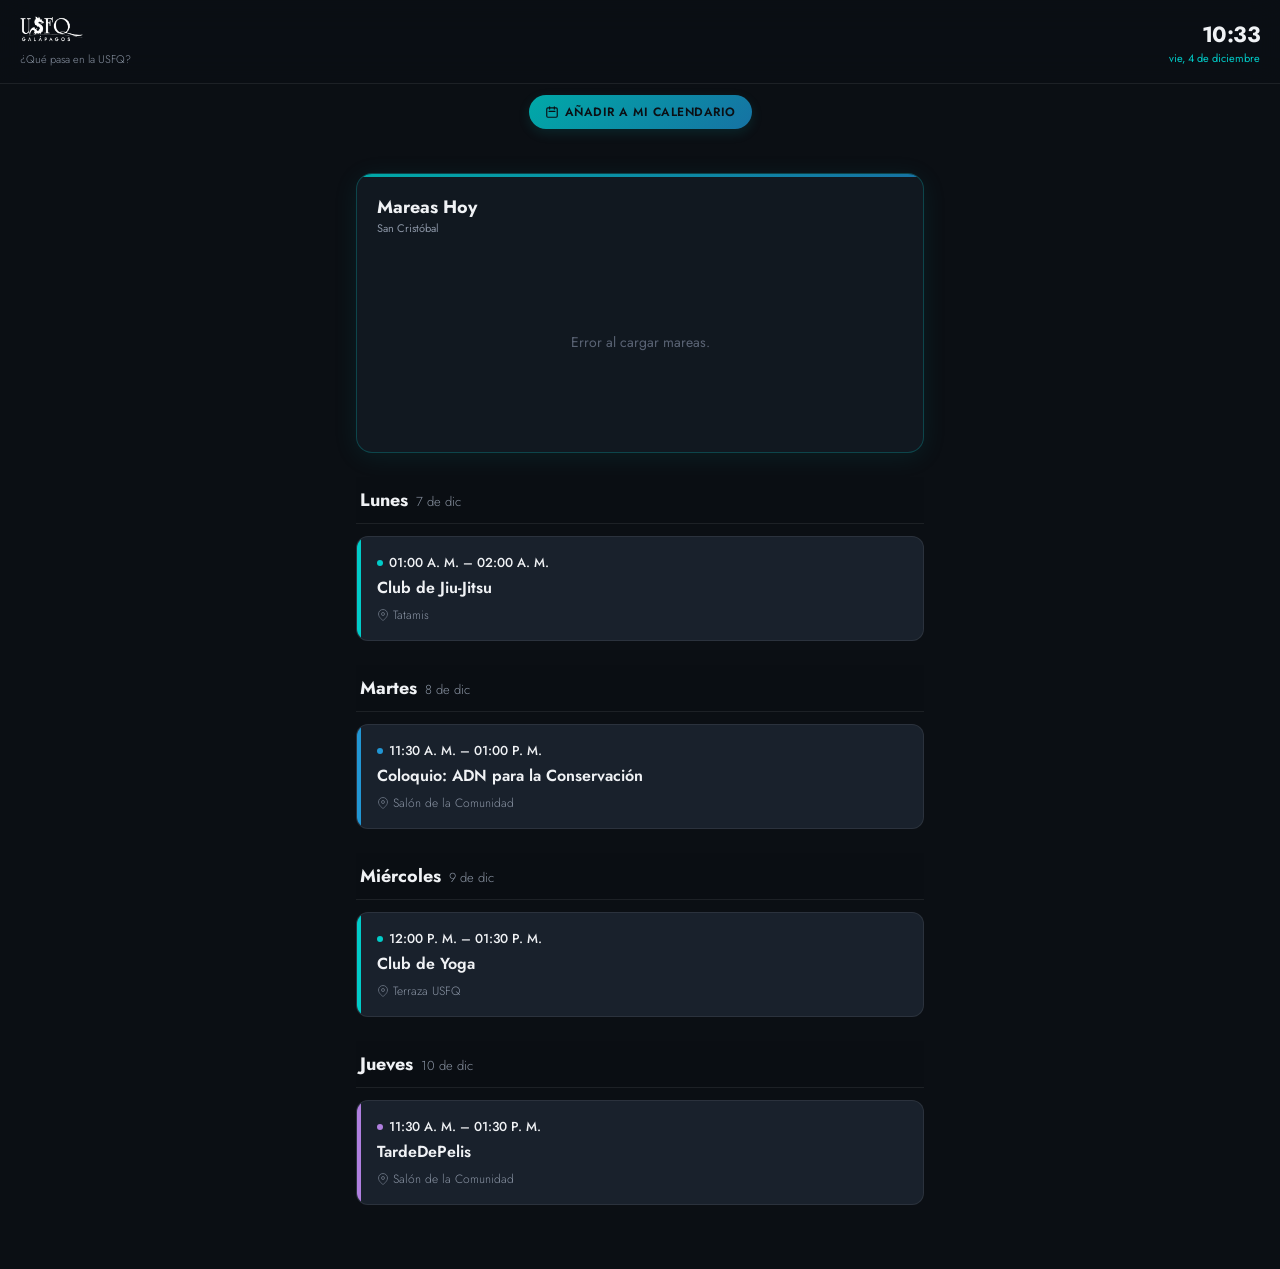
<file: html/index_movil.html>
<!DOCTYPE html>
<html lang="es">
<head>
<meta charset="UTF-8">
<meta name="viewport" content="width=device-width, initial-scale=1.0, maximum-scale=1.0, user-scalable=no">
<meta http-equiv="Cache-Control" content="no-cache, no-store, must-revalidate">
<meta http-equiv="Pragma" content="no-cache">
<meta http-equiv="Expires" content="0">
<title>¿Qué pasa en la USFQ? — Galápagos (Móvil)</title>
<link rel="apple-touch-icon" href="img/apple-touch-icon.png">
<link rel="preconnect" href="https://fonts.googleapis.com">
<link rel="preconnect" href="https://fonts.gstatic.com" crossorigin>
<link href="https://fonts.googleapis.com/css2?family=Jost:wght@300;400;500;600;700&display=swap" rel="stylesheet">
<script src="config.js"></script>
<style>
  :root {
    --verde-galapagos: #00A9A8;
    --azul-pacifico:   #1672A3;
    --verde-bright:    #00CCC9;
    --azul-bright:     #2196D4;
    --negro-corp:      #0B0F14;
    --superficie-1:    #111820;
    --superficie-2:    #19212C;
    --superficie-3:    #212B38;
    --borde:           rgba(255, 255, 255, 0.08);
    --borde-hover:     rgba(255, 255, 255, 0.15);
    --texto-primario:  #F0F2F5;
    --texto-secundario:#8B95A5;
    --texto-terciario: #5A6374;
    --gradiente:       linear-gradient(135deg, #00A9A8 0%, #1672A3 100%);
    
    --type-academico:  #2196D4;
    --type-club:       #00CCC9;
    --type-deporte:    #F5A623;
    --type-social:     #B07FE0;
    --type-bienestar:  #34D399;
    --type-evento:     #8B95A5;

    --font: 'Jost', sans-serif;
    --radius: 16px;
    --radius-pill: 9999px;
  }

  *, *::before, *::after { margin: 0; padding: 0; box-sizing: border-box; }
  
  html, body {
    width: 100%; min-height: 100vh;
    background: var(--negro-corp);
    font-family: var(--font);
    color: var(--texto-primario);
    overflow-x: hidden;
    -webkit-font-smoothing: antialiased;
  }

  /* Fixed Glass Header */
  .mobile-header {
    position: fixed; top: 0; left: 0; right: 0; z-index: 100;
    background: rgba(11, 15, 20, 0.75);
    backdrop-filter: blur(16px);
    -webkit-backdrop-filter: blur(16px);
    border-bottom: 1px solid var(--borde);
    padding: 16px 20px;
    display: flex; justify-content: space-between; align-items: center;
  }
  .header-brand img { height: 26px; }
  .header-brand .subtitle { font-size: 11px; font-weight: 300; color: var(--texto-secundario); margin-top: 3px;}
  .header-time { text-align: right; }
  .header-time .clock { font-size: 22px; font-weight: 700; color: var(--texto-primario); letter-spacing: -0.5px; }
  .header-time .date { font-size: 11px; font-weight: 400; color: var(--verde-bright); }

  /* Main Scrollable Area */
  .feed-container {
    padding: 95px 16px 40px 16px;
    max-width: 600px; margin: 0 auto;
    display: flex; flex-direction: column; gap: 24px;
  }

  /* Tide Premium Card (Rendered as First Event) */
  .tide-card {
    background: var(--superficie-1);
    border: 1px solid rgba(0, 204, 201, 0.25);
    border-radius: var(--radius); padding: 20px;
    display: flex; flex-direction: column; gap: 16px;
    box-shadow: 0 4px 24px rgba(0, 169, 168, 0.1);
    position: relative; overflow: hidden;
    animation: fadeIn 0.5s ease-out;
  }
  .tide-card::before {
    content: ''; position: absolute; top: 0; left: 0; right: 0; height: 3px; background: var(--gradiente);
  }
  .tide-header { display: flex; justify-content: space-between; align-items: flex-start; }
  .tide-title h2 { font-size: 18px; font-weight: 700; color: var(--texto-primario); }
  .tide-title p { font-size: 11px; color: var(--texto-secundario); }
  
  .tide-badge {
    font-size: 10px; font-weight: 600; text-transform: uppercase; letter-spacing: 0.5px;
    padding: 4px 10px; border-radius: var(--radius-pill);
  }
  .tide-badge.rising { color: var(--verde-bright); background: rgba(0, 204, 201, 0.1); border: 1px solid rgba(0,204,201,0.2); }
  .tide-badge.falling { color: var(--azul-bright); background: rgba(33, 150, 212, 0.1); border: 1px solid rgba(33,150,212,0.2); }

  .tidelist-mobile { display: flex; flex-direction: column; gap: 8px; }
  .tide-row {
    display: flex; justify-content: space-between; align-items: center;
    background: var(--superficie-2); border-radius: 8px; padding: 12px 14px;
    border: 1px solid var(--borde);
  }
  .tide-row.is-next { border-color: rgba(0,204,201,0.4); background: rgba(0,169,168,0.08); }
  .t-info { display: flex; flex-direction: column; }
  .t-type { font-size: 14px; font-weight: 600; color: var(--texto-primario); }
  .t-time { font-size: 12px; font-weight: 300; color: var(--texto-secundario); }
  .t-height { font-size: 16px; font-weight: 700; }
  .type-high .t-height { color: var(--verde-bright); }
  .type-low .t-height { color: var(--azul-bright); }

  /* Day Group */
  .day-group { margin-bottom: 24px; }
  .day-header {
    position: sticky; top: 76px; z-index: 10;
    background: rgba(11, 15, 20, 0.95); backdrop-filter: blur(8px);
    padding: 10px 4px; margin-bottom: 12px; border-bottom: 1px solid var(--borde);
    display: flex; align-items: baseline; gap: 8px;
  }
  .day-name { font-size: 18px; font-weight: 700; color: var(--texto-primario); }
  .day-name.is-today { background: var(--gradiente); -webkit-background-clip: text; -webkit-text-fill-color: transparent; }
  .day-date { font-size: 13px; font-weight: 300; color: var(--texto-secundario); }

  /* Event Cards */
  .event-card {
    background: var(--superficie-2); border: 1px solid var(--borde);
    border-radius: 12px; padding: 16px 16px 16px 20px; margin-bottom: 12px;
    display: flex; flex-direction: column; gap: 6px;
    position: relative; overflow: hidden;
    animation: fadeIn 0.4s ease-out backwards;
  }
  @keyframes fadeIn { from { opacity: 0; transform: translateY(10px); } to { opacity: 1; transform: translateY(0); } }

  .event-card::before {
    content: ''; position: absolute; left: 0; top: 0; bottom: 0; width: 4px; border-radius: 4px 0 0 4px;
  }
  .event-card.type-academico::before { background: var(--type-academico); }
  .event-card.type-club::before      { background: var(--type-club); }
  .event-card.type-deporte::before   { background: var(--type-deporte); }
  .event-card.type-social::before    { background: var(--type-social); }
  .event-card.type-bienestar::before { background: var(--type-bienestar); }
  .event-card.type-evento::before    { background: var(--type-evento); }
  
  .event-card.is-now { border-color: rgba(0, 204, 201, 0.4); box-shadow: 0 4px 16px rgba(0, 169, 168, 0.1); }
  .is-now-badge {
    position: absolute; top: 12px; right: 12px;
    background: var(--gradiente); color: var(--negro-corp);
    font-size: 9px; font-weight: 700; padding: 3px 8px;
    border-radius: var(--radius-pill); letter-spacing: 1px;
    animation: flash 2s infinite;
  }
  @keyframes flash { 0%, 100%{opacity:1;} 50%{opacity:0.7;} }

  .ec-time { font-size: 13px; font-weight: 500; display: flex; align-items: center; gap: 6px; }
  .ec-dot { width: 6px; height: 6px; border-radius: 50%; }
  .type-academico .ec-dot { background: var(--type-academico); }
  .type-club .ec-dot      { background: var(--type-club); }
  .type-deporte .ec-dot   { background: var(--type-deporte); }
  .type-social .ec-dot    { background: var(--type-social); }
  .type-bienestar .ec-dot { background: var(--type-bienestar); }
  .type-evento .ec-dot    { background: var(--type-evento); }

  .ec-title { font-size: 16px; font-weight: 600; color: var(--texto-primario); line-height: 1.25; }
  .ec-location { font-size: 12px; font-weight: 300; color: var(--texto-secundario); display: flex; align-items: center; gap: 4px; margin-top: 2px;}
  .ec-location svg { opacity: 0.6; }

  /* Add to Calendar Button */
  .add-calendar-btn {
    align-self: center;
    display: flex; align-items: center; justify-content: center; gap: 6px;
    background: var(--gradiente); color: var(--negro-corp);
    font-weight: 600; font-size: 12px; text-decoration: none;
    padding: 8px 16px; border-radius: var(--radius-pill);
    text-transform: uppercase; letter-spacing: 0.5px;
    margin-bottom: 20px; box-shadow: 0 4px 12px rgba(0, 169, 168, 0.15);
    transition: transform 0.2s;
  }
  .add-calendar-btn:active { transform: scale(0.98); }

  .loading-msg { text-align: center; color: var(--texto-terciario); font-size: 14px; padding: 40px 0; }
</style>
</head>
<body>

  <!-- Fixed Header -->
  <header class="mobile-header">
    <div class="header-brand">
      <img src="img/USGQG-LOGO-NUEVO-BLANCO.png" alt="USFQ">
      <div class="subtitle">¿Qué pasa en la USFQ?</div>
    </div>
    <div class="header-time">
      <div class="clock" id="mClock">--:--</div>
      <div class="date" id="mDate">--</div>
    </div>
  </header>

  <!-- Main Feed -->
  <main class="feed-container">
    
    <!-- Add to Calendar Button -->
    <a href="#" id="addCalBtn" class="add-calendar-btn">
      <svg width="14" height="14" fill="none" stroke="currentColor" stroke-width="2" viewBox="0 0 24 24"><path stroke-linecap="round" stroke-linejoin="round" d="M8 7V3m8 4V3m-9 8h10M5 21h14a2 2 0 002-2V7a2 2 0 00-2-2H5a2 2 0 00-2 2v12a2 2 0 002 2z"></path></svg>
      Añadir a mi calendario
    </a>

    <!-- Tides Card (Pinned at top) -->
    <section id="tidesContainer">
      <div class="tide-card">
        <div class="tide-header">
          <div class="tide-title">
            <h2>Mareas Hoy</h2>
            <p>San Cristóbal</p>
          </div>
          <div id="m-tideBadge" class="tide-badge" style="display:none;">---</div>
        </div>
        <div id="m-tidesList" class="loading-msg">Consultando mareas...</div>
      </div>
    </section>

    <!-- Events Feed -->
    <section id="eventsContainer">
      <div class="loading-msg">Sincronizando calendario...</div>
    </section>

  </main>

<script>
let events = [];
const GALAPAGOS_TZ = KIOSK_CONFIG.TIMEZONE || 'America/Costa_Rica';

// ====== REUSED LOGIC FROM INDEX.HTML ======
const DAYS_ES = ['Domingo','Lunes','Martes','Miércoles','Jueves','Viernes','Sábado'];
const MONTHS_ES = ['ene','feb','mar','abr','may','jun','jul','ago','sep','oct','nov','dic'];

document.getElementById('addCalBtn').href = KIOSK_CONFIG.ICS_URL;

function updateMobileClock() {
  const now = new Date();
  const opts = { timeZone: GALAPAGOS_TZ };
  document.getElementById('mClock').textContent = 
    now.toLocaleString('es-EC', { ...opts, hour: '2-digit', minute: '2-digit', hour12: false });
  const day = now.toLocaleString('es-EC', { ...opts, weekday: 'short' });
  const d = now.toLocaleString('es-EC', { ...opts, day: 'numeric' });
  const m = now.toLocaleString('es-EC', { ...opts, month: 'long' });
  document.getElementById('mDate').textContent = `${day}, ${d} de ${m}`;
}
setInterval(updateMobileClock, 1000);
updateMobileClock();

// ====== TIDES ======
async function fetchTides() {
  try {
    const now = new Date();
    const dateStr = now.toLocaleDateString('en-CA', { timeZone: GALAPAGOS_TZ }).replace(/-/g, '');
    const url = `${KIOSK_CONFIG.NOAA_ENDPOINT}?begin_date=${dateStr}&end_date=${dateStr}&station=${KIOSK_CONFIG.NOAA_STATION}&product=predictions&datum=MLLW&time_zone=lst&interval=hilo&units=metric&format=json`;
    const resp = await fetch(url, { cache: 'no-store' });
    if (!resp.ok) throw new Error('NOAA API error');
    const data = await resp.json();
    if (data.predictions && data.predictions.length > 0) {
      renderMobileTides(data.predictions);
    } else {
      document.getElementById('m-tidesList').innerHTML = '<div class="loading-msg">No hay datos de mareas hoy.</div>';
    }
  } catch (e) {
    document.getElementById('m-tidesList').innerHTML = '<div class="loading-msg">Error al cargar mareas.</div>';
  }
}

function parseTideTime(str) {
  const [datePart, timePart] = str.split(' ');
  const [y, m, d] = datePart.split('-');
  const [H, M] = timePart.split(':');
  const dObj = new Date(str.replace(' ', 'T') + '-06:00'); // Approximating TZ
  return dObj;
}

function renderMobileTides(predictions) {
  const list = document.getElementById('m-tidesList');
  const badge = document.getElementById('m-tideBadge');
  const now = new Date();
  let nextIdx = -1;

  for (let i = 0; i < predictions.length; i++) {
    const tideTime = parseTideTime(predictions[i].t);
    if (tideTime > now) { nextIdx = i; break; }
  }

  let tidePhase = 'rising';
  if (nextIdx >= 0) { tidePhase = predictions[nextIdx].type === 'H' ? 'rising' : 'falling'; }
  badge.textContent = tidePhase === 'rising' ? 'Subiendo' : 'Bajando';
  badge.className = 'tide-badge ' + tidePhase;
  badge.style.display = 'inline-block';

  let html = '<div class="tidelist-mobile">';
  predictions.forEach((p, i) => {
    const isHigh = p.type === 'H';
    const isNext = i === nextIdx;
    const height = parseFloat(p.v).toFixed(2);
    const timeStr = p.t.split(' ')[1].substring(0, 5);
    const tideTime = parseTideTime(p.t);
    const isPast = tideTime < now;
    
    html += `
      <div class="tide-row ${isHigh ? 'type-high' : 'type-low'} ${isNext ? 'is-next' : ''}" style="${isPast && !isNext ? 'opacity:0.5;' : ''}">
        <div class="t-info">
          <span class="t-type">${isHigh ? 'Pleamar' : 'Bajamar'}</span>
          <span class="t-time">${timeStr}</span>
        </div>
        <div class="t-height">${height} <span style="font-size:10px;font-weight:400;color:var(--texto-terciario)">m</span></div>
      </div>
    `;
  });
  html += '</div>';
  list.innerHTML = html;
}

// ====== ICS EVENTS ======
function parseICSDate(value, keyPart) {
  const isDate = keyPart.includes('VALUE=DATE') || (value.length === 8 && !value.includes('T'));
  const clean = value.replace('Z', '');
  if (isDate) return new Date(clean.slice(0,4)+'-'+clean.slice(4,6)+'-'+clean.slice(6,8)+'T00:00:00-06:00');
  const y=clean.slice(0,4), mo=clean.slice(4,6), d=clean.slice(6,8);
  const h=clean.slice(9,11), mi=clean.slice(11,13), s=clean.slice(13,15)||'00';
  if (value.endsWith('Z')) return new Date(`${y}-${mo}-${d}T${h}:${mi}:${s}Z`);
  return new Date(`${y}-${mo}-${d}T${h}:${mi}:${s}-06:00`); 
}

function getWeekBounds() {
  const now = new Date();
  const day = now.getDay();
  const diffToMon = day === 0 ? -6 : 1 - day;
  const monday = new Date(now);
  monday.setDate(now.getDate() + diffToMon);
  monday.setHours(0,0,0,0);
  const sunday = new Date(monday);
  sunday.setDate(monday.getDate() + 14); // Extended view for mobile (2 weeks)
  sunday.setHours(23,59,59,999);
  return { monday, sunday };
}

function expandRRule(ev, from, to) {
  const rule = {};
  ev.rrule.split(';').forEach(p => { const [k,v] = p.split('='); rule[k] = v; });
  const instances = [];
  const freq = rule.FREQ;
  const until = rule.UNTIL ? parseICSDate(rule.UNTIL, '') : to;
  const count = rule.COUNT ? parseInt(rule.COUNT) : 200;
  const interval = rule.INTERVAL ? parseInt(rule.INTERVAL) : 1;
  const byDay = rule.BYDAY ? rule.BYDAY.split(',') : null;
  const dayMap = { SU:0, MO:1, TU:2, WE:3, TH:4, FR:5, SA:6 };
  let cursor = new Date(ev.dtstart);
  let gen = 0;
  const dur = ev.dtend ? (ev.dtend - ev.dtstart) : 3600000;
  
  while (cursor <= until && cursor <= to && gen < count) {
    if (cursor >= from) {
      let inc = true;
      if (byDay) inc = byDay.some(d => dayMap[d] === cursor.getDay());
      if (inc) {
        instances.push({ ...ev, dtstart: new Date(cursor), dtend: new Date(cursor.getTime()+dur), rrule: undefined });
        gen++;
      }
    }
    if (freq === 'DAILY') cursor.setDate(cursor.getDate() + 1);
    else if (freq === 'WEEKLY') cursor.setDate(cursor.getDate() + (byDay && byDay.length > 1 ? 1 : 7 * interval));
    else if (freq === 'MONTHLY') cursor.setMonth(cursor.getMonth() + interval);
    else cursor.setDate(cursor.getDate() + 1);
  }
  return instances;
}

function parseICS(text) {
  const vevents = [];
  const blocks = text.split('BEGIN:VEVENT');
  blocks.shift();
  for (const block of blocks) {
    const raw = block.split('END:VEVENT')[0];
    const unfolded = raw.replace(/\r?\n[ \t]/g, '');
    const lines = unfolded.split(/\r?\n/);
    const ev = {};
    for (const line of lines) {
      const ci = line.indexOf(':');
      if (ci < 0) continue;
      const keyPart = line.substring(0, ci);
      const value = line.substring(ci + 1);
      const key = keyPart.split(';')[0].trim();
      if (key === 'SUMMARY') ev.summary = value.replace(/\\n/g, ' ').replace(/\\,/g, ',').trim();
      if (key === 'DTSTART') ev.dtstart = parseICSDate(value, keyPart);
      if (key === 'DTEND') ev.dtend = parseICSDate(value, keyPart);
      if (key === 'LOCATION') ev.location = value.replace(/\\n/g, ' ').replace(/\\,/g, ',').trim();
      if (key === 'RRULE') ev.rrule = value;
    }
    if (ev.summary && ev.dtstart) vevents.push(ev);
  }
  
  const { monday, sunday } = getWeekBounds();
  let expanded = [];
  for (const ev of vevents) {
    if (ev.rrule) expanded.push(...expandRRule(ev, monday, sunday));
    else if (ev.dtstart >= monday && ev.dtstart <= sunday) expanded.push({ ...ev });
  }
  
  const seen = new Set();
  expanded = expanded.filter(ev => {
    const key = ev.summary + '|' + ev.dtstart.toISOString().slice(0,16);
    if (seen.has(key)) return false;
    seen.add(key); return true;
  });
  return expanded.sort((a, b) => a.dtstart - b.dtstart);
}

function detectType(summary) {
  const s = summary.toLowerCase();
  if (s.includes('coloquio') || s.includes('taller') || s.includes('charla') || s.includes('seminario')) return 'academico';
  if (s.includes('club') || s.includes('training') || s.includes('creative')) return 'club';
  if (s.includes('basket') || s.includes('peloteo') || s.includes('jiu') || s.includes('alfa') || s.includes('deporte')) return 'deporte';
  if (s.includes('pelis') || s.includes('pizza') || s.includes('celebra') || s.includes('almuerzo')) return 'social';
  if (s.includes('mental') || s.includes('salud') || s.includes('bienestar') || s.includes('yoga')) return 'bienestar';
  return 'evento';
}

function isHappeningNow(ev, now) { return ev.dtstart <= now && ev.dtend && ev.dtend >= now; }
function formatTime(d) { return d.toLocaleTimeString('es-EC', { hour: '2-digit', minute: '2-digit', hour12: true, timeZone: GALAPAGOS_TZ }).toUpperCase(); }

function useFallbackData() {
  const nxt = (dow, h, m) => {
    const now = new Date(), d = new Date(now);
    const diff = (dow - d.getDay() + 7) % 7;
    d.setDate(d.getDate() + (diff === 0 && d.getHours() >= h ? 7 : diff));
    d.setHours(h, m, 0, 0); return d;
  };
  events = [
    { summary: 'Club de Jiu-Jitsu', dtstart: nxt(1,7,0), dtend: nxt(1,8,0), location: 'Tatamis' },
    { summary: 'Coloquio: ADN para la Conservación', dtstart: nxt(2,17,30), dtend: nxt(2,19,0), location: 'Salón de la Comunidad' },
    { summary: 'Club de Yoga', dtstart: nxt(3,18,0), dtend: nxt(3,19,30), location: 'Terraza USFQ' },
    { summary: 'TardeDePelis', dtstart: nxt(4,17,30), dtend: nxt(4,19,30), location: 'Salón de la Comunidad' }
  ].sort((a,b) => a.dtstart - b.dtstart);
}

async function fetchCalendar() {
  for (const proxy of KIOSK_CONFIG.CORS_PROXIES) {
    try {
      const resp = await fetch(proxy(KIOSK_CONFIG.ICS_URL) + '?_t=' + Date.now(), { cache: 'no-store' });
      const text = await resp.text();
      if (text.includes('BEGIN:VCALENDAR')) {
        events = parseICS(text);
        if (events.length > 0) return true;
      }
    } catch(e) {}
  }
  useFallbackData();
  return false;
}

function renderMobileEvents() {
  const container = document.getElementById('eventsContainer');
  container.innerHTML = '';
  
  if (events.length === 0) {
    container.innerHTML = '<div class="loading-msg">No hay próximos eventos.</div>';
    return;
  }

  const groups = new Map();
  const now = new Date();
  // Solo mostramos eventos de hoy en adelante (filtramos pasados)
  events.forEach(ev => {
    // Si terminó, no lo mostramos (opcional, o mostrar todo si es de hoy)
    if(ev.dtend && ev.dtend < now && now.toDateString() !== ev.dtstart.toDateString()) return;

    const key = ev.dtstart.toDateString();
    if (!groups.has(key)) groups.set(key, []);
    groups.get(key).push(ev);
  });

  let delayIdx = 1;
  groups.forEach((dayEvents, dateKey) => {
    const d = dayEvents[0].dtstart;
    const isToday = now.toDateString() === d.toDateString();
    let dayName = isToday ? 'Hoy' : DAYS_ES[d.getDay()];
    // Si es mañana
    const tomorrow = new Date(now);
    tomorrow.setDate(now.getDate() + 1);
    if(tomorrow.toDateString() === d.toDateString()) dayName = 'Mañana';
    
    const dateStr = `${d.getDate()} de ${MONTHS_ES[d.getMonth()]}`;

    const groupDiv = document.createElement('div');
    groupDiv.className = 'day-group';
    groupDiv.innerHTML = `
      <div class="day-header" style="animation: fadeIn 0.4s ease-out backwards; animation-delay: ${delayIdx * 0.05}s">
        <span class="day-name ${isToday ? 'is-today' : ''}">${dayName}</span>
        <span class="day-date">${dateStr}</span>
      </div>
    `;
    delayIdx++;

    dayEvents.forEach(ev => {
      const typeClass = 'type-' + detectType(ev.summary);
      const isNow = isHappeningNow(ev, now);
      const card = document.createElement('div');
      card.className = `event-card ${typeClass} ${isNow ? 'is-now' : ''}`;
      card.style.animationDelay = (delayIdx * 0.05) + 's';
      card.innerHTML = `
        ${isNow ? '<div class="is-now-badge">EN CURSO</div>' : ''}
        <div class="ec-time">
          <div class="ec-dot"></div>
          ${formatTime(ev.dtstart)}${ev.dtend ? ' – ' + formatTime(ev.dtend) : ''}
        </div>
        <div class="ec-title">${(ev.summary || '').trim()}</div>
        ${ev.location ? `
        <div class="ec-location">
          <svg width="12" height="12" fill="none" stroke="currentColor" stroke-width="2" viewBox="0 0 24 24"><path d="M21 10c0 7-9 13-9 13s-9-6-9-13a9 9 0 0118 0z"/><circle cx="12" cy="10" r="3"/></svg>
          ${ev.location}
        </div>` : ''}
      `;
      groupDiv.appendChild(card);
      delayIdx++;
    });

    container.appendChild(groupDiv);
  });
}

// ====== INIT ======
async function initMobile() {
  fetchTides();
  await fetchCalendar();
  renderMobileEvents();
}
initMobile();
</script>
</body>
</html>
</file>
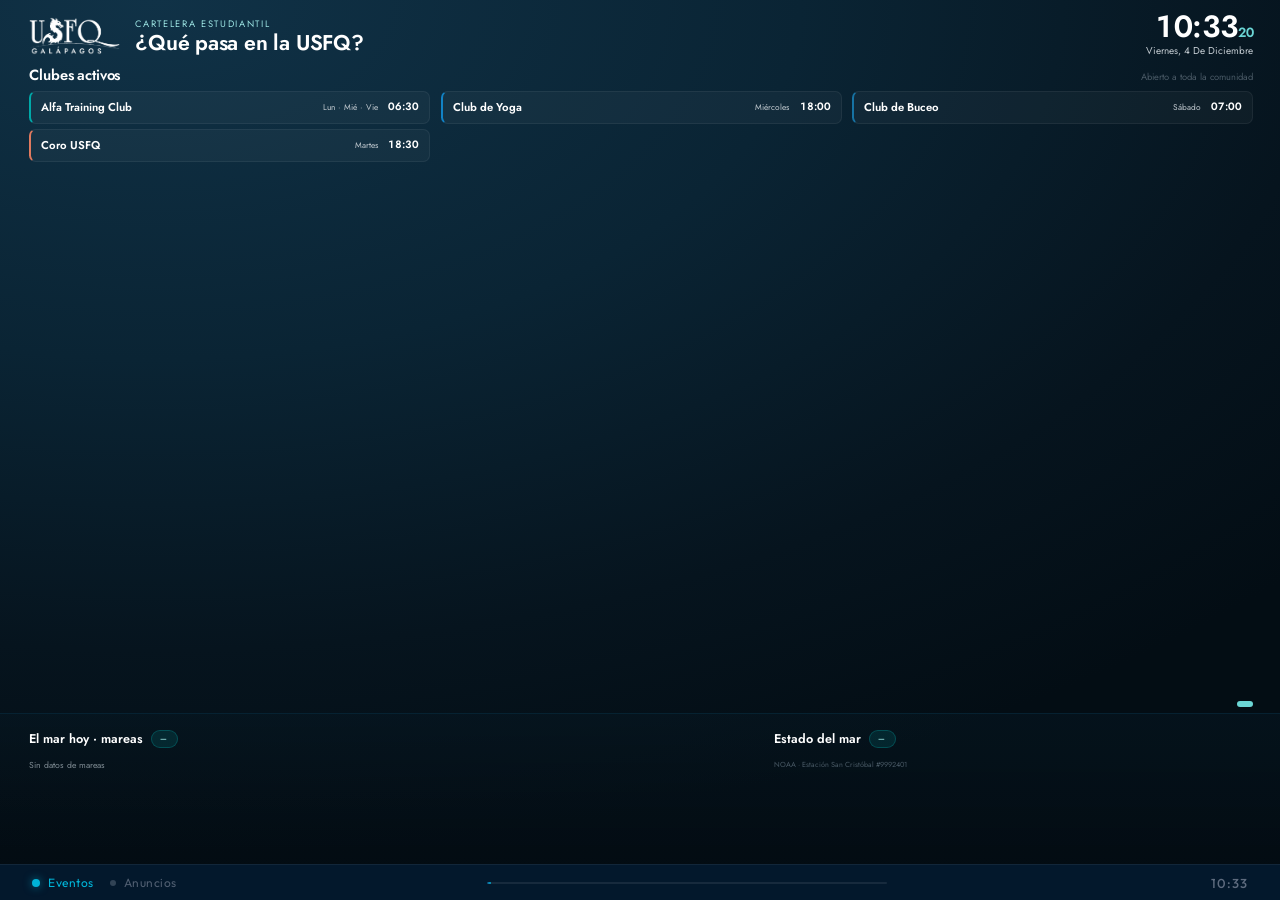
<file: html/kiosko.html>
<!DOCTYPE html>
<html lang="es">
<head>
<meta charset="UTF-8">
<meta name="viewport" content="width=1920,height=1080,initial-scale=1">
<title>Kiosko USFQ Galápagos — Lanzador</title>
<script src="config.js"></script>
<style>
  *, *::before, *::after { margin: 0; padding: 0; box-sizing: border-box; }

  html, body {
    width: 100vw; height: 100vh;
    overflow: hidden;
    background: #041C32;
    font-family: 'Outfit', sans-serif;
  }

  /* ── Iframe principal ── */
  #screen {
    position: fixed;
    inset: 0;
    width: 100%;
    height: 100%;
    border: none;
    display: block;
    transition: opacity 0.6s ease;
  }

  #screen.fading {
    opacity: 0;
  }

  /* ── Barra de estado inferior ── */
  #statusBar {
    position: fixed;
    bottom: 0; left: 0; right: 0;
    height: 36px;
    background: rgba(4, 28, 50, 0.85);
    backdrop-filter: blur(12px);
    -webkit-backdrop-filter: blur(12px);
    border-top: 1px solid rgba(255,255,255,0.06);
    display: flex;
    align-items: center;
    justify-content: space-between;
    padding: 0 32px;
    z-index: 1000;
  }

  /* Indicadores de pantalla */
  .screen-dots {
    display: flex;
    align-items: center;
    gap: 16px;
  }

  .screen-dot {
    display: flex;
    align-items: center;
    gap: 8px;
    font-size: 12px;
    color: rgba(155, 164, 181, 0.5);
    letter-spacing: 0.5px;
    transition: color 0.4s ease;
    font-family: 'Outfit', sans-serif;
    font-weight: 400;
  }
  .screen-dot.active {
    color: #00B4D8;
  }

  .dot-circle {
    width: 6px; height: 6px;
    border-radius: 50%;
    background: rgba(155, 164, 181, 0.3);
    transition: all 0.4s ease;
    flex-shrink: 0;
  }
  .screen-dot.active .dot-circle {
    background: #00B4D8;
    box-shadow: 0 0 8px rgba(0, 180, 216, 0.6);
    width: 8px; height: 8px;
  }

  /* Barra de progreso */
  .progress-wrap {
    flex: 1;
    max-width: 400px;
    margin: 0 32px;
  }

  .progress-track {
    height: 2px;
    background: rgba(255,255,255,0.08);
    border-radius: 2px;
    overflow: hidden;
  }

  .progress-fill {
    height: 100%;
    background: linear-gradient(90deg, #0F4C81, #00B4D8);
    border-radius: 2px;
    width: 0%;
    transition: width 0.3s linear;
  }

  /* Reloj mini en el lanzador */
  #miniClock {
    font-family: 'Outfit', sans-serif;
    font-weight: 500;
    font-size: 13px;
    color: rgba(155, 164, 181, 0.6);
    letter-spacing: 1px;
    min-width: 50px;
    text-align: right;
  }

  /* Overlay de transición */
  #transitionOverlay {
    position: fixed;
    inset: 0;
    background: #041C32;
    z-index: 500;
    pointer-events: none;
    opacity: 0;
    transition: opacity 0.5s ease;
  }
  #transitionOverlay.visible {
    opacity: 1;
  }
</style>
<link rel="preconnect" href="https://fonts.googleapis.com">
<link href="https://fonts.googleapis.com/css2?family=Outfit:wght@300;400;500&display=swap" rel="stylesheet">
</head>
<body>

<div id="transitionOverlay"></div>

<iframe id="screen" src="" allowfullscreen></iframe>

<div id="statusBar">
  <div class="screen-dots" id="screenDots"></div>

  <div class="progress-wrap">
    <div class="progress-track">
      <div class="progress-fill" id="progressFill"></div>
    </div>
  </div>

  <div id="miniClock">--:--</div>
</div>

<script>
// ── Configuración ────────────────────────────────────────────────────────
const SCREENS = KIOSK_CONFIG.SCREENS;
const TZ = KIOSK_CONFIG.TIMEZONE;

let currentIndex = 0;
let progressInterval = null;
let progressStart = null;
let currentDuration = 0;

// ── Construir indicadores de pantalla ────────────────────────────────────
const dotsContainer = document.getElementById('screenDots');
SCREENS.forEach((screen, i) => {
  const dot = document.createElement('div');
  dot.className = 'screen-dot' + (i === 0 ? ' active' : '');
  dot.id = `dot-${i}`;
  dot.innerHTML = `<span class="dot-circle"></span><span>${screen.label}</span>`;
  dotsContainer.appendChild(dot);
});

// ── Reloj mini ───────────────────────────────────────────────────────────
function updateMiniClock() {
  const now = new Date();
  document.getElementById('miniClock').textContent =
    now.toLocaleTimeString('es-EC', { timeZone: TZ, hour: '2-digit', minute: '2-digit', hour12: false });
}
setInterval(updateMiniClock, 1000);
updateMiniClock();

// ── Navegación entre pantallas ───────────────────────────────────────────
const screenEl = document.getElementById('screen');
const overlay = document.getElementById('transitionOverlay');
const progressFill = document.getElementById('progressFill');

function goToScreen(index) {
  const screen = SCREENS[index];

  // Fade out
  overlay.classList.add('visible');

  setTimeout(() => {
    // Actualizar iframe
    screenEl.src = screen.url;

    // Actualizar dots
    document.querySelectorAll('.screen-dot').forEach((d, i) => {
      d.classList.toggle('active', i === index);
    });

    // Iniciar barra de progreso
    startProgress(screen.duration);

    // Fade in
    setTimeout(() => {
      overlay.classList.remove('visible');
    }, 300);

    // Programar la siguiente pantalla
    setTimeout(() => {
      currentIndex = (index + 1) % SCREENS.length;
      goToScreen(currentIndex);
    }, screen.duration);

  }, 500);
}

function startProgress(duration) {
  clearInterval(progressInterval);
  progressStart = Date.now();
  currentDuration = duration;
  progressFill.style.width = '0%';

  progressInterval = setInterval(() => {
    const elapsed = Date.now() - progressStart;
    const pct = Math.min((elapsed / currentDuration) * 100, 100);
    progressFill.style.width = pct + '%';
    if (pct >= 100) clearInterval(progressInterval);
  }, 200);
}

// ── Arrancar ─────────────────────────────────────────────────────────────
goToScreen(0);
</script>
</body>
</html>
</file>
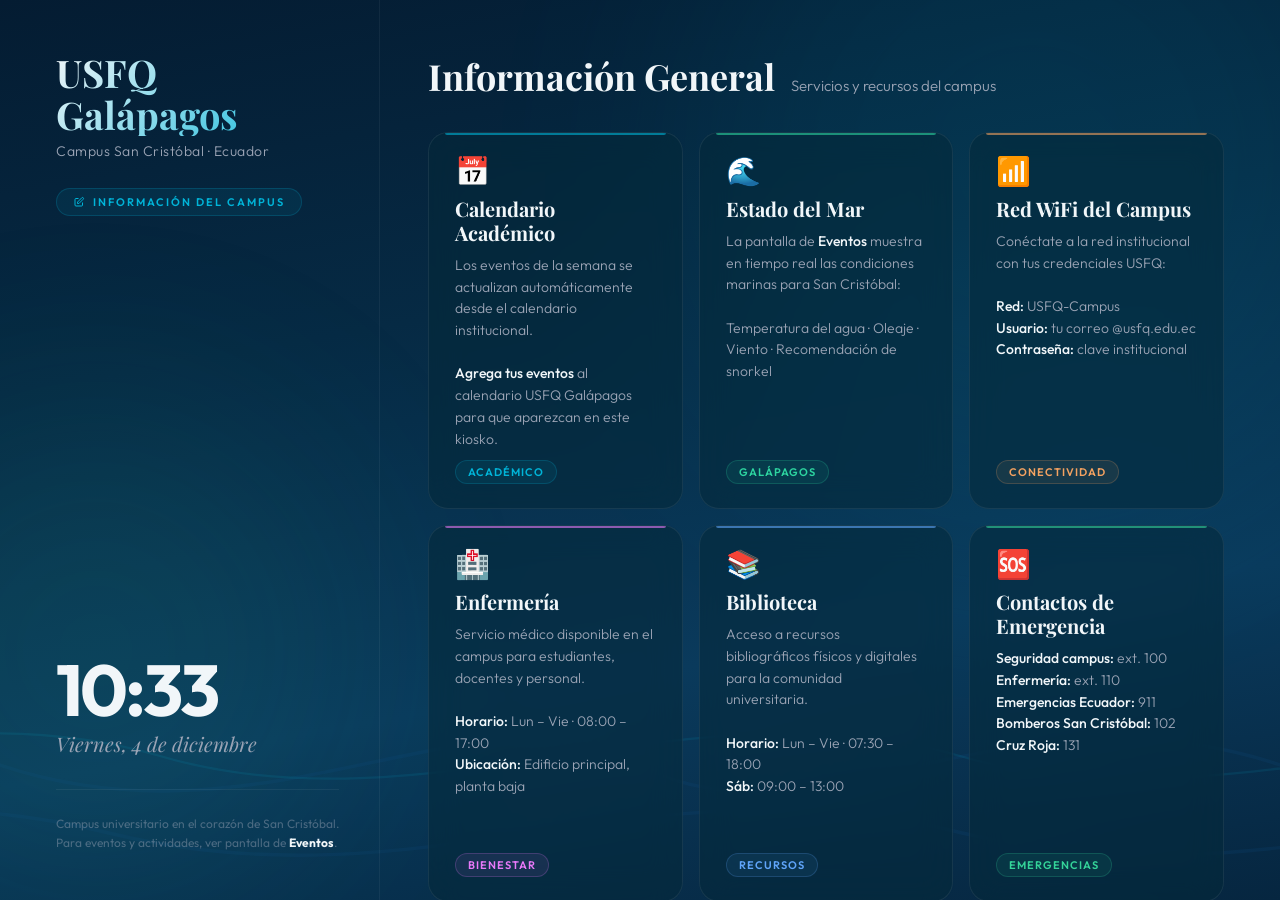
<file: screens/anuncios.html>
<!DOCTYPE html>
<html lang="es">
<head>
<meta charset="UTF-8">
<meta name="viewport" content="width=1920,height=1080,initial-scale=1">
<title>Anuncios — USFQ Galápagos</title>
<link rel="preconnect" href="https://fonts.googleapis.com">
<link rel="preconnect" href="https://fonts.gstatic.com" crossorigin>
<link href="https://fonts.googleapis.com/css2?family=Outfit:wght@300;400;500;600;700&family=Playfair+Display:ital,wght@0,400;0,700;1,400&display=swap" rel="stylesheet">
<script src="../html/config.js"></script>
<style>
  *, *::before, *::after { margin: 0; padding: 0; box-sizing: border-box; }

  :root {
    --color-primary:  #0F4C81;
    --color-bg:       #041C32;
    --color-surface:  rgba(4, 41, 58, 0.55);
    --color-text:     #F1F6F9;
    --color-muted:    #9BA4B5;
    --color-accent:   #00B4D8;
    --color-warning:  #F4A261;
    --color-green:    #2DD4A0;
    --font-serif:     'Playfair Display', serif;
    --font-sans:      'Outfit', sans-serif;
    --radius-card:    20px;
    --radius-pill:    9999px;
    --blur-glass:     blur(16px);
  }

  html, body {
    width: 100vw; height: 100vh;
    overflow: hidden;
    background: var(--color-bg);
    font-family: var(--font-sans);
    color: var(--color-text);
  }

  /* ── Fondo ── */
  .ocean-bg {
    position: fixed; inset: 0; z-index: 0;
    background: linear-gradient(170deg, #041C32 0%, #062a44 35%, #0a3a5c 70%, #062640 100%);
    overflow: hidden;
  }
  .wave-layer {
    position: absolute; bottom: -10%; left: -50%; width: 200%; height: 50%;
    opacity: 0.18;
  }
  .wave-layer path { fill: none; }
  .wave-layer.w1 { animation: waveSlide 40s linear infinite; }
  .wave-layer.w1 path { stroke: var(--color-primary); stroke-width: 3; }
  .wave-layer.w2 { animation: waveSlide 55s linear infinite reverse; bottom: -4%; opacity: 0.10; }
  .wave-layer.w2 path { stroke: var(--color-accent); stroke-width: 2; }
  @keyframes waveSlide {
    0%   { transform: translateX(0); }
    100% { transform: translateX(-50%); }
  }
  .orb {
    position: fixed; border-radius: 50%;
    filter: blur(120px); opacity: 0.09; z-index: 0; pointer-events: none;
  }
  .orb-1 { width: 700px; height: 700px; background: var(--color-accent); top: -20%; right: -8%; animation: orbPulse 16s ease-in-out infinite; }
  .orb-2 { width: 500px; height: 500px; background: var(--color-green);  bottom: 0; left: -12%; animation: orbPulse 20s ease-in-out infinite reverse; }
  @keyframes orbPulse {
    0%, 100% { transform: scale(1); opacity: 0.07; }
    50%       { transform: scale(1.2); opacity: 0.13; }
  }

  /* ── Layout ── */
  .kiosk {
    position: relative; z-index: 10;
    width: 100vw; height: 100vh;
    display: grid;
    grid-template-columns: 380px 1fr;
  }

  /* ── Panel izquierdo ── */
  .left-panel {
    display: flex;
    flex-direction: column;
    justify-content: space-between;
    padding: 52px 40px 48px 56px;
    border-right: 1px solid rgba(255,255,255,0.05);
  }

  .brand h1 {
    font-family: var(--font-serif);
    font-weight: 700;
    font-size: 38px;
    line-height: 1.1;
    background: linear-gradient(135deg, var(--color-text) 0%, var(--color-accent) 100%);
    -webkit-background-clip: text;
    -webkit-text-fill-color: transparent;
    background-clip: text;
    margin-bottom: 6px;
  }
  .brand .campus {
    font-size: 14px;
    font-weight: 300;
    color: var(--color-muted);
    letter-spacing: 0.5px;
  }

  .page-label {
    margin-top: 28px;
    display: inline-flex;
    align-items: center;
    gap: 8px;
    font-size: 11px;
    font-weight: 600;
    letter-spacing: 2px;
    text-transform: uppercase;
    color: var(--color-accent);
    background: rgba(0,180,216,0.08);
    border: 1px solid rgba(0,180,216,0.20);
    border-radius: var(--radius-pill);
    padding: 6px 16px;
    width: fit-content;
  }

  .clock-block {
    margin-top: auto;
    margin-bottom: 0;
  }
  .clock-block .time {
    font-weight: 700;
    font-size: 72px;
    line-height: 1;
    letter-spacing: -3px;
    color: var(--color-text);
  }
  .clock-block .date-text {
    font-family: var(--font-serif);
    font-style: italic;
    font-size: 20px;
    color: var(--color-muted);
    margin-top: 4px;
  }

  .left-footer {
    margin-top: 32px;
    padding-top: 24px;
    border-top: 1px solid rgba(255,255,255,0.06);
  }
  .left-footer p {
    font-size: 12px;
    color: rgba(155,164,181,0.45);
    line-height: 1.6;
  }
  .left-footer a {
    color: var(--color-accent);
    text-decoration: none;
    opacity: 0.7;
  }

  /* ── Panel derecho — Grid de anuncios ── */
  .right-panel {
    padding: 52px 56px 48px 48px;
    display: flex;
    flex-direction: column;
    gap: 0;
    overflow: hidden;
  }

  .panel-header {
    display: flex;
    align-items: baseline;
    gap: 16px;
    margin-bottom: 32px;
  }
  .panel-header h2 {
    font-family: var(--font-serif);
    font-weight: 700;
    font-size: 36px;
    color: var(--color-text);
  }
  .panel-header .subtitle {
    font-size: 15px;
    font-weight: 300;
    color: var(--color-muted);
  }

  /* Grid 3×2 */
  .anuncios-grid {
    display: grid;
    grid-template-columns: repeat(3, 1fr);
    grid-template-rows: repeat(2, 1fr);
    gap: 16px;
    flex: 1;
  }

  .anuncio-card {
    background: var(--color-surface);
    border: 1px solid rgba(255,255,255,0.07);
    border-radius: var(--radius-card);
    backdrop-filter: var(--blur-glass);
    -webkit-backdrop-filter: var(--blur-glass);
    padding: 24px 26px;
    display: flex;
    flex-direction: column;
    gap: 10px;
    position: relative;
    overflow: hidden;
    animation: cardEnter 0.6s cubic-bezier(0.16,1,0.3,1) both;
    transition: border-color 0.3s ease, box-shadow 0.3s ease;
  }
  .anuncio-card:hover {
    border-color: rgba(0,180,216,0.15);
    box-shadow: 0 8px 32px rgba(0,0,0,0.3);
  }

  @keyframes cardEnter {
    from { opacity: 0; transform: translateY(16px); }
    to   { opacity: 1; transform: translateY(0); }
  }

  /* Accent line on top */
  .anuncio-card::before {
    content: '';
    position: absolute;
    top: 0; left: 16px; right: 16px;
    height: 2px;
    border-radius: 0 0 2px 2px;
    background: var(--card-color, var(--color-accent));
    opacity: 0.6;
  }

  .card-icon {
    font-size: 28px;
    line-height: 1;
    margin-bottom: 2px;
  }

  .card-title {
    font-family: var(--font-serif);
    font-weight: 700;
    font-size: 20px;
    line-height: 1.2;
    color: var(--color-text);
  }

  .card-body {
    font-size: 14px;
    font-weight: 300;
    color: var(--color-muted);
    line-height: 1.55;
    flex: 1;
  }
  .card-body strong {
    color: var(--color-text);
    font-weight: 500;
  }

  .card-tag {
    display: inline-flex;
    align-items: center;
    font-size: 11px;
    font-weight: 600;
    letter-spacing: 1px;
    text-transform: uppercase;
    color: var(--card-color, var(--color-accent));
    background: var(--card-color-bg, rgba(0,180,216,0.1));
    border: 1px solid var(--card-color-border, rgba(0,180,216,0.2));
    border-radius: var(--radius-pill);
    padding: 4px 12px;
    width: fit-content;
    margin-top: auto;
  }

  /* Variantes de color por categoría */
  .card-cyan   { --card-color: #00B4D8; --card-color-bg: rgba(0,180,216,0.08);  --card-color-border: rgba(0,180,216,0.20); }
  .card-green  { --card-color: #2DD4A0; --card-color-bg: rgba(45,212,160,0.08); --card-color-border: rgba(45,212,160,0.20); }
  .card-orange { --card-color: #F4A261; --card-color-bg: rgba(244,162,97,0.08); --card-color-border: rgba(244,162,97,0.20); }
  .card-violet { --card-color: #E879F9; --card-color-bg: rgba(232,121,249,0.08); --card-color-border: rgba(232,121,249,0.20); }
  .card-blue   { --card-color: #60A5FA; --card-color-bg: rgba(96,165,250,0.08); --card-color-border: rgba(96,165,250,0.20); }
  .card-teal   { --card-color: #34D399; --card-color-bg: rgba(52,211,153,0.08); --card-color-border: rgba(52,211,153,0.20); }

  /* Stagger */
  .anuncio-card:nth-child(1) { animation-delay: 0s; }
  .anuncio-card:nth-child(2) { animation-delay: 0.07s; }
  .anuncio-card:nth-child(3) { animation-delay: 0.14s; }
  .anuncio-card:nth-child(4) { animation-delay: 0.21s; }
  .anuncio-card:nth-child(5) { animation-delay: 0.28s; }
  .anuncio-card:nth-child(6) { animation-delay: 0.35s; }
</style>
</head>
<body>

<!-- Fondo -->
<div class="ocean-bg">
  <svg class="wave-layer w1" viewBox="0 0 2400 400" preserveAspectRatio="none">
    <path d="M0,200 C150,280 350,120 600,200 C850,280 1050,120 1200,200 C1350,280 1550,120 1800,200 C2050,280 2250,120 2400,200" />
    <path d="M0,260 C200,330 400,190 700,260 C1000,330 1200,190 1500,260 C1800,330 2000,190 2400,260" />
  </svg>
  <svg class="wave-layer w2" viewBox="0 0 2400 400" preserveAspectRatio="none">
    <path d="M0,240 C250,310 500,170 750,240 C1000,310 1250,170 1500,240 C1750,310 2000,170 2400,240" />
  </svg>
</div>
<div class="orb orb-1"></div>
<div class="orb orb-2"></div>

<!-- Layout -->
<div class="kiosk">

  <!-- Izquierda -->
  <div class="left-panel">
    <div>
      <div class="brand">
        <h1>USFQ<br>Galápagos</h1>
        <div class="campus">Campus San Cristóbal · Ecuador</div>
      </div>
      <div class="page-label">
        <svg width="12" height="12" fill="none" stroke="currentColor" stroke-width="2" viewBox="0 0 24 24">
          <path d="M11 5H6a2 2 0 00-2 2v11a2 2 0 002 2h11a2 2 0 002-2v-5m-1.414-9.414a2 2 0 112.828 2.828L11.828 15H9v-2.828l8.586-8.586z"/>
        </svg>
        Información del Campus
      </div>
    </div>

    <div class="clock-block">
      <div class="time" id="clock">--:--</div>
      <div class="date-text" id="dateText">cargando...</div>
    </div>

    <div class="left-footer">
      <p>
        Campus universitario en el corazón de San Cristóbal.<br>
        Para eventos y actividades, ver pantalla de <strong style="color:var(--color-text)">Eventos</strong>.
      </p>
    </div>
  </div>

  <!-- Derecha -->
  <div class="right-panel">
    <div class="panel-header">
      <h2>Información General</h2>
      <span class="subtitle">Servicios y recursos del campus</span>
    </div>

    <!--
      ══════════════════════════════════════════════════════════════════
      EDITA AQUÍ el contenido de los anuncios.
      Cada .anuncio-card es una tarjeta. Cambia el ícono, título,
      cuerpo y etiqueta según lo que quieras comunicar.
      Clases de color disponibles: card-cyan card-green card-orange
                                   card-violet card-blue card-teal
      ══════════════════════════════════════════════════════════════════
    -->
    <div class="anuncios-grid">

      <div class="anuncio-card card-cyan">
        <div class="card-icon">📅</div>
        <div class="card-title">Calendario Académico</div>
        <div class="card-body">
          Los eventos de la semana se actualizan automáticamente desde el calendario institucional.
          <br><br>
          <strong>Agrega tus eventos</strong> al calendario USFQ Galápagos para que aparezcan en este kiosko.
        </div>
        <span class="card-tag">Académico</span>
      </div>

      <div class="anuncio-card card-green">
        <div class="card-icon">🌊</div>
        <div class="card-title">Estado del Mar</div>
        <div class="card-body">
          La pantalla de <strong>Eventos</strong> muestra en tiempo real las condiciones marinas para San Cristóbal:<br><br>
          Temperatura del agua · Oleaje · Viento · Recomendación de snorkel
        </div>
        <span class="card-tag">Galápagos</span>
      </div>

      <div class="anuncio-card card-orange">
        <div class="card-icon">📶</div>
        <div class="card-title">Red WiFi del Campus</div>
        <div class="card-body">
          Conéctate a la red institucional con tus credenciales USFQ:<br><br>
          <strong>Red:</strong> USFQ-Campus<br>
          <strong>Usuario:</strong> tu correo @usfq.edu.ec<br>
          <strong>Contraseña:</strong> clave institucional
        </div>
        <span class="card-tag">Conectividad</span>
      </div>

      <div class="anuncio-card card-violet">
        <div class="card-icon">🏥</div>
        <div class="card-title">Enfermería</div>
        <div class="card-body">
          Servicio médico disponible en el campus para estudiantes, docentes y personal.<br><br>
          <strong>Horario:</strong> Lun – Vie · 08:00 – 17:00<br>
          <strong>Ubicación:</strong> Edificio principal, planta baja
        </div>
        <span class="card-tag">Bienestar</span>
      </div>

      <div class="anuncio-card card-blue">
        <div class="card-icon">📚</div>
        <div class="card-title">Biblioteca</div>
        <div class="card-body">
          Acceso a recursos bibliográficos físicos y digitales para la comunidad universitaria.<br><br>
          <strong>Horario:</strong> Lun – Vie · 07:30 – 18:00<br>
          <strong>Sáb:</strong> 09:00 – 13:00
        </div>
        <span class="card-tag">Recursos</span>
      </div>

      <div class="anuncio-card card-teal">
        <div class="card-icon">🆘</div>
        <div class="card-title">Contactos de Emergencia</div>
        <div class="card-body">
          <strong>Seguridad campus:</strong> ext. 100<br>
          <strong>Enfermería:</strong> ext. 110<br>
          <strong>Emergencias Ecuador:</strong> 911<br>
          <strong>Bomberos San Cristóbal:</strong> 102<br>
          <strong>Cruz Roja:</strong> 131
        </div>
        <span class="card-tag">Emergencias</span>
      </div>

    </div>
  </div>

</div>

<script>
// ── Reloj ────────────────────────────────────────────────────────────────
const TZ = (typeof KIOSK_CONFIG !== 'undefined') ? KIOSK_CONFIG.TIMEZONE : 'America/Costa_Rica';

function updateClock() {
  const now = new Date();
  const opts = { timeZone: TZ };
  document.getElementById('clock').textContent =
    now.toLocaleString('es-EC', { ...opts, hour: '2-digit', minute: '2-digit', hour12: false });
  const day = now.toLocaleString('es-EC', { ...opts, weekday: 'long' });
  const d   = now.toLocaleString('es-EC', { ...opts, day: 'numeric' });
  const m   = now.toLocaleString('es-EC', { ...opts, month: 'long' });
  document.getElementById('dateText').textContent =
    `${day.charAt(0).toUpperCase() + day.slice(1)}, ${d} de ${m}`;
}
setInterval(updateClock, 1000);
updateClock();
</script>
</body>
</html>
</file>
<file: kiosk/tokens.css>
/* ==========================================================================
   USFQ Galápagos — Colors & Type
   Source: USFQG Brand Guidelines V2 2025 (Lucky Frog Studios)
   ========================================================================== */

/* ---- Fonts -------------------------------------------------------------- */
/* Jost — primary brand sans (monograma + UI). Owen Earl, variable font. */
@font-face {
  font-family: 'Jost';
  src: url('fonts/Jost-VariableFont_wght.ttf') format('truetype-variations');
  font-weight: 100 900;
  font-style: normal;
  font-display: swap;
}
@font-face {
  font-family: 'Jost';
  src: url('fonts/Jost-Italic-VariableFont_wght.ttf') format('truetype-variations');
  font-weight: 100 900;
  font-style: italic;
  font-display: swap;
}

/* University Roman — display roman caps used in the USFQ monogram. */
@font-face {
  font-family: 'University Roman';
  src: url('fonts/University_Roman_Regular.ttf') format('truetype');
  font-weight: 400;
  font-style: normal;
  font-display: swap;
}
@font-face {
  font-family: 'University Roman';
  src: url('fonts/UniversityRomanBoldPlain.otf') format('opentype');
  font-weight: 700;
  font-style: normal;
  font-display: swap;
}

:root {
  /* ---- Primary palette (Brand Guidelines p.13) ------------------------- */
  /* Degradé — three stops that compose the logo gradient */
  --color-azul-medio:   #1182C5;   /* gradient stop 0%   — Pantone P 109-7C */
  --color-azul-mar:     #1672A3;   /* gradient stop 35%  — Pantone P 110-7C (also flat "Azul Mar") */
  --color-turquesa:     #00A9A8;   /* gradient stop 100% — Pantone P 124-6C */

  /* The official logo gradient (top → bottom in the imagotipo) */
  --gradient-brand: linear-gradient(180deg, var(--color-turquesa) 0%, var(--color-azul-mar) 35%, var(--color-azul-medio) 100%);
  --gradient-brand-horizontal: linear-gradient(90deg, var(--color-turquesa) 0%, var(--color-azul-mar) 50%, var(--color-azul-medio) 100%);

  /* ---- Extended blues (tint + shade of Azul Mar, derived) -------------- */
  --color-azul-900: #0a3b5c;
  --color-azul-800: #0e4f7a;
  --color-azul-700: #115f93;   /* close to azul-mar */
  --color-azul-600: #1672a3;   /* azul-mar */
  --color-azul-500: #1182c5;   /* azul-medio */
  --color-azul-400: #4ba3d7;
  --color-azul-300: #88c2e5;
  --color-azul-200: #bfdcf0;
  --color-azul-100: #e2eff8;
  --color-azul-050: #f1f7fb;

  /* ---- Extended turquoise --------------------------------------------- */
  --color-turq-900: #003938;
  --color-turq-800: #005655;
  --color-turq-700: #007a79;
  --color-turq-600: #00a9a8;   /* turquesa */
  --color-turq-500: #2fc3c2;
  --color-turq-400: #6bd6d5;
  --color-turq-300: #9ce4e3;
  --color-turq-200: #c8efef;
  --color-turq-100: #e4f7f7;

  /* ---- Neutrals (warm-leaning to pair with the terracotta campus) ----- */
  --color-ink:        #0d1b24;   /* near-black on deep navy */
  --color-graphite:   #243845;
  --color-slate:      #4a5a66;
  --color-stone:      #7f8b93;
  --color-mist:       #c3cbd1;
  --color-sand:       #e8eaec;
  --color-bone:       #f4f5f6;
  --color-paper:      #ffffff;

  /* ---- Accent / secondary — pulled from brand photography ------------- */
  --color-terracota:  #c6634a;   /* historic campus façade */
  --color-coral:      #e07a5f;
  --color-arena:      #e9dcc4;   /* Galápagos beach sand */
  --color-lava:       #2a2722;   /* volcanic rock */
  --color-uniform-red:#b3262d;   /* student polo red accent */

  /* ---- Semantic tokens ------------------------------------------------ */
  --bg-page:          var(--color-paper);
  --bg-subtle:        var(--color-azul-050);
  --bg-muted:         var(--color-bone);
  --bg-inverse:       var(--color-azul-900);
  --bg-brand:         var(--color-azul-mar);
  --bg-accent:        var(--color-turquesa);

  --fg-1:             var(--color-ink);
  --fg-2:             var(--color-graphite);
  --fg-3:             var(--color-slate);
  --fg-muted:         var(--color-stone);
  --fg-on-brand:      var(--color-paper);
  --fg-brand:         var(--color-azul-mar);
  --fg-accent:        var(--color-turq-700);

  --border-subtle:    color-mix(in oklab, var(--color-azul-mar) 10%, transparent);
  --border-default:   color-mix(in oklab, var(--color-azul-mar) 22%, transparent);
  --border-strong:    var(--color-azul-mar);

  /* ---- Type families -------------------------------------------------- */
  --font-sans:    'Jost', ui-sans-serif, system-ui, -apple-system, 'Segoe UI', sans-serif;
  --font-display: 'University Roman', 'Trajan Pro', 'Times New Roman', serif; /* roman caps */
  --font-mono:    ui-monospace, 'JetBrains Mono', 'SF Mono', Menlo, monospace;

  /* Per brand guide: Jost Medium, letter-spacing 532 (Adobe) ≈ 0.053em for wordmark */
  --tracking-imagotipo: 0.053em;
  --tracking-display:   0.04em;
  --tracking-eyebrow:   0.18em;
  --tracking-normal:    0;
  --tracking-tight:     -0.01em;

  /* ---- Type scale ----------------------------------------------------- */
  /* Jost body, Cinzel display. Semantic. */
  --fs-display-xl: clamp(3.25rem, 6vw + 1rem, 5.75rem);   /* 52 → 92 */
  --fs-display-l:  clamp(2.5rem, 4vw + 1rem, 4rem);       /* 40 → 64 */
  --fs-display-m:  clamp(2rem, 2.5vw + 1rem, 3rem);       /* 32 → 48 */
  --fs-h1:         2.25rem;     /* 36 */
  --fs-h2:         1.75rem;     /* 28 */
  --fs-h3:         1.375rem;    /* 22 */
  --fs-h4:         1.125rem;    /* 18 */
  --fs-body-lg:    1.125rem;    /* 18 */
  --fs-body:       1rem;        /* 16 */
  --fs-body-sm:    0.9375rem;   /* 15 */
  --fs-caption:    0.8125rem;   /* 13 */
  --fs-micro:      0.6875rem;   /* 11 */

  /* ---- Spacing (8-pt base, halved for tight increments) --------------- */
  --space-1: 4px;
  --space-2: 8px;
  --space-3: 12px;
  --space-4: 16px;
  --space-5: 20px;
  --space-6: 24px;
  --space-8: 32px;
  --space-10: 40px;
  --space-12: 48px;
  --space-16: 64px;
  --space-20: 80px;
  --space-24: 96px;
  --space-32: 128px;

  /* ---- Radii ---------------------------------------------------------- */
  /* Brand leans on the curved wave under the logo; soft organic radii feel on-brand */
  --radius-xs:  4px;
  --radius-sm:  6px;
  --radius-md:  10px;
  --radius-lg:  16px;
  --radius-xl:  24px;
  --radius-2xl: 32px;
  --radius-pill: 999px;

  /* ---- Shadows (cool blue-tinted) ------------------------------------ */
  --shadow-xs: 0 1px 2px rgba(13, 59, 92, 0.06);
  --shadow-sm: 0 2px 6px rgba(13, 59, 92, 0.08);
  --shadow-md: 0 8px 20px -6px rgba(13, 59, 92, 0.14), 0 2px 6px rgba(13, 59, 92, 0.06);
  --shadow-lg: 0 18px 40px -12px rgba(13, 59, 92, 0.20), 0 4px 10px rgba(13, 59, 92, 0.08);
  --shadow-xl: 0 30px 60px -18px rgba(13, 59, 92, 0.30), 0 8px 16px rgba(13, 59, 92, 0.10);
  --shadow-brand-glow: 0 12px 32px -8px color-mix(in oklab, var(--color-turquesa) 45%, transparent);

  /* ---- Motion --------------------------------------------------------- */
  --ease-out-quart: cubic-bezier(0.22, 1, 0.36, 1);
  --ease-in-out-quart: cubic-bezier(0.76, 0, 0.24, 1);
  --dur-quick: 140ms;
  --dur-base: 220ms;
  --dur-slow: 420ms;

  /* ---- Layout --------------------------------------------------------- */
  --container-narrow: 720px;
  --container-default: 1080px;
  --container-wide: 1280px;
  --container-ultra: 1440px;
}

/* ==========================================================================
   Semantic element styles
   ========================================================================== */

html { font-family: var(--font-sans); color: var(--fg-1); background: var(--bg-page); }
body { font-size: var(--fs-body); line-height: 1.55; font-weight: 400; -webkit-font-smoothing: antialiased; }

/* Roman-caps display: ONLY for ceremonial or hero headers, to echo the logo.
   Default H1/H2 use Jost so the system reads modern. */
.display,
.display-xl, .display-l, .display-m {
  font-family: var(--font-display);
  font-weight: 500;
  letter-spacing: var(--tracking-display);
  line-height: 1.05;
  text-transform: uppercase;
}
.display-xl { font-size: var(--fs-display-xl); }
.display-l  { font-size: var(--fs-display-l); }
.display-m  { font-size: var(--fs-display-m); }

h1, .h1 {
  font-family: var(--font-sans);
  font-weight: 600;
  font-size: var(--fs-h1);
  line-height: 1.12;
  letter-spacing: var(--tracking-tight);
  color: var(--fg-1);
}
h2, .h2 {
  font-family: var(--font-sans);
  font-weight: 600;
  font-size: var(--fs-h2);
  line-height: 1.2;
  letter-spacing: var(--tracking-tight);
  color: var(--fg-1);
}
h3, .h3 {
  font-family: var(--font-sans);
  font-weight: 500;
  font-size: var(--fs-h3);
  line-height: 1.3;
  color: var(--fg-1);
}
h4, .h4 {
  font-family: var(--font-sans);
  font-weight: 500;
  font-size: var(--fs-h4);
  line-height: 1.4;
  color: var(--fg-2);
}

p, .p { font-size: var(--fs-body); line-height: 1.6; color: var(--fg-2); text-wrap: pretty; }
.p-lg { font-size: var(--fs-body-lg); line-height: 1.55; }
.p-sm { font-size: var(--fs-body-sm); }

.eyebrow {
  font-family: var(--font-sans);
  font-size: var(--fs-caption);
  font-weight: 500;
  text-transform: uppercase;
  letter-spacing: var(--tracking-eyebrow);
  color: var(--fg-accent);
}

.caption { font-size: var(--fs-caption); color: var(--fg-3); line-height: 1.5; }
.micro   { font-size: var(--fs-micro); color: var(--fg-muted); letter-spacing: 0.03em; }

code, pre, kbd { font-family: var(--font-mono); font-size: 0.92em; }

/* Imagotipo wordmark mimic — only for the USFQ letters themselves.
   The real logo is an imported PNG; this class is for mentions in running copy. */
.imagotipo {
  font-family: var(--font-display);
  font-weight: 500;
  letter-spacing: var(--tracking-imagotipo);
  text-transform: uppercase;
}

/* Brand gradient text — use sparingly, only for a hero moment */
.text-gradient-brand {
  background: var(--gradient-brand);
  -webkit-background-clip: text;
  background-clip: text;
  color: transparent;
}

/* Selection */
::selection { background: var(--color-turq-200); color: var(--color-azul-900); }
</file>
